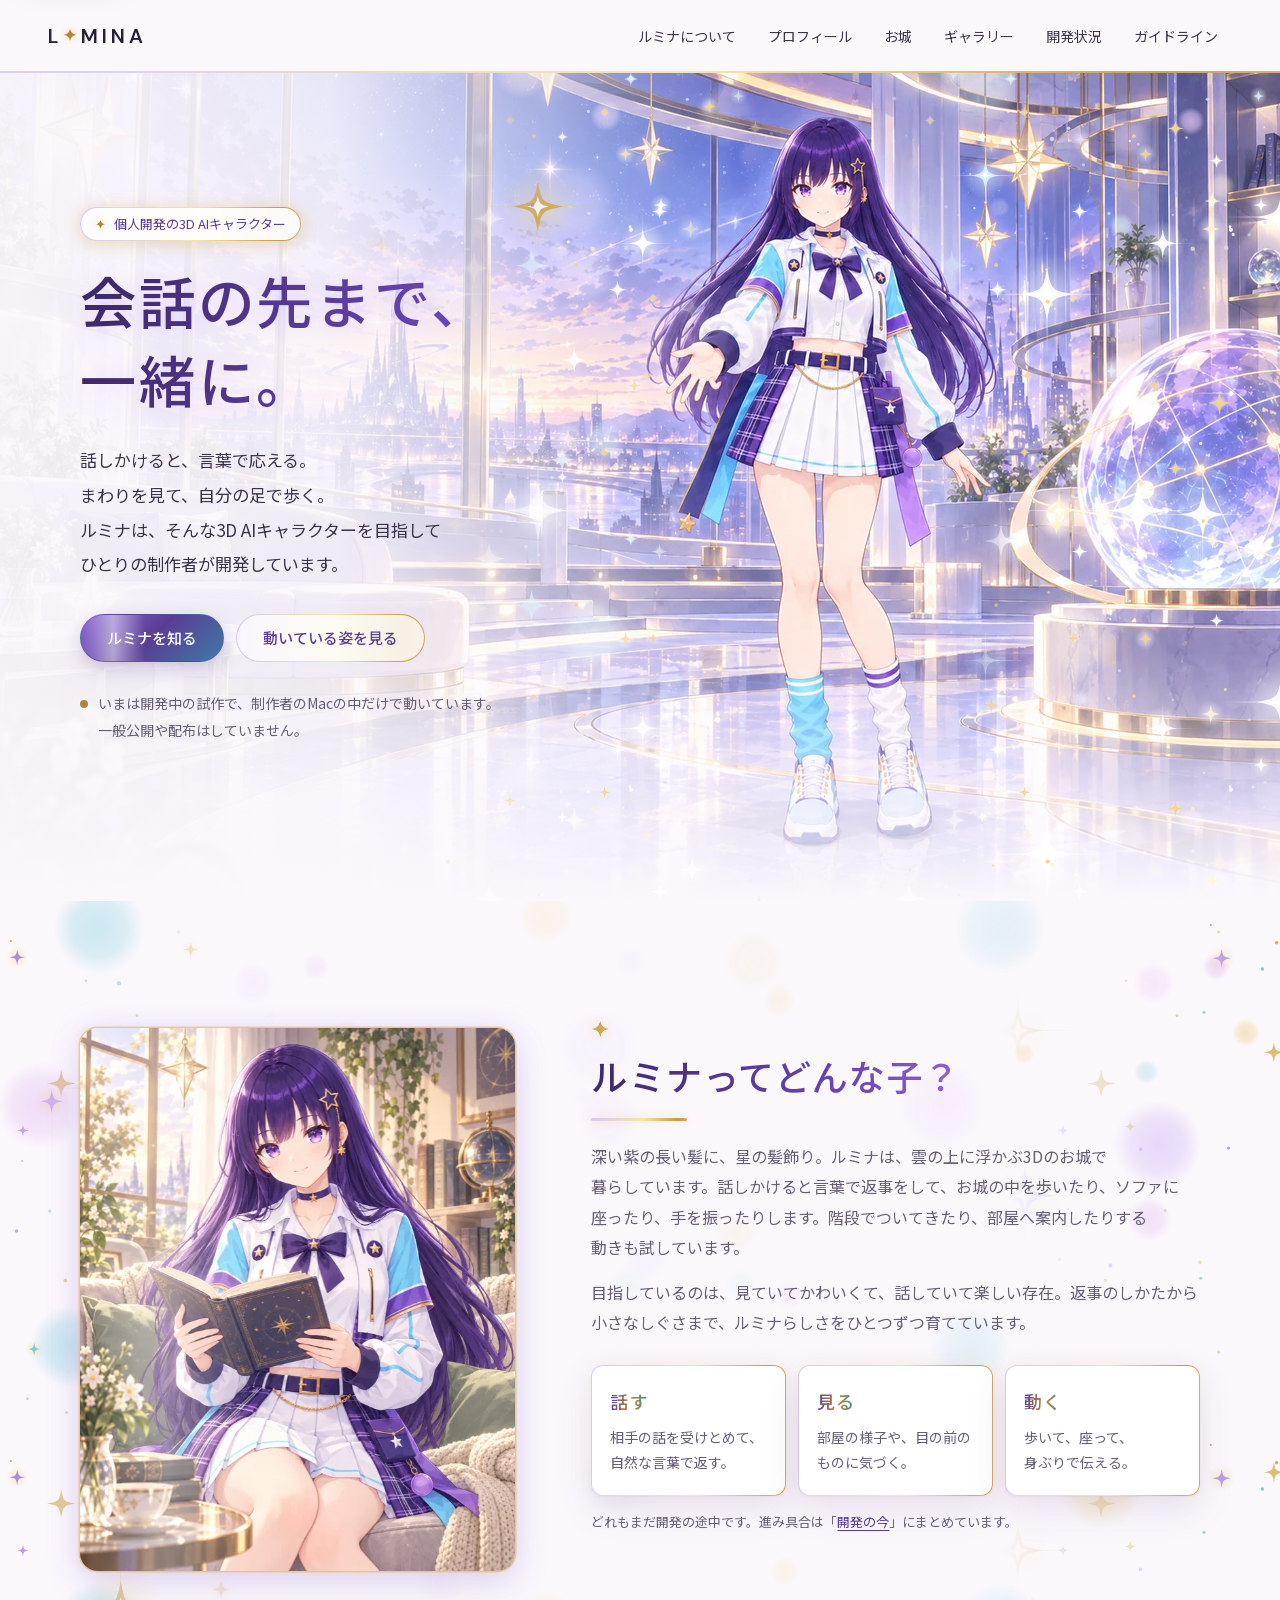
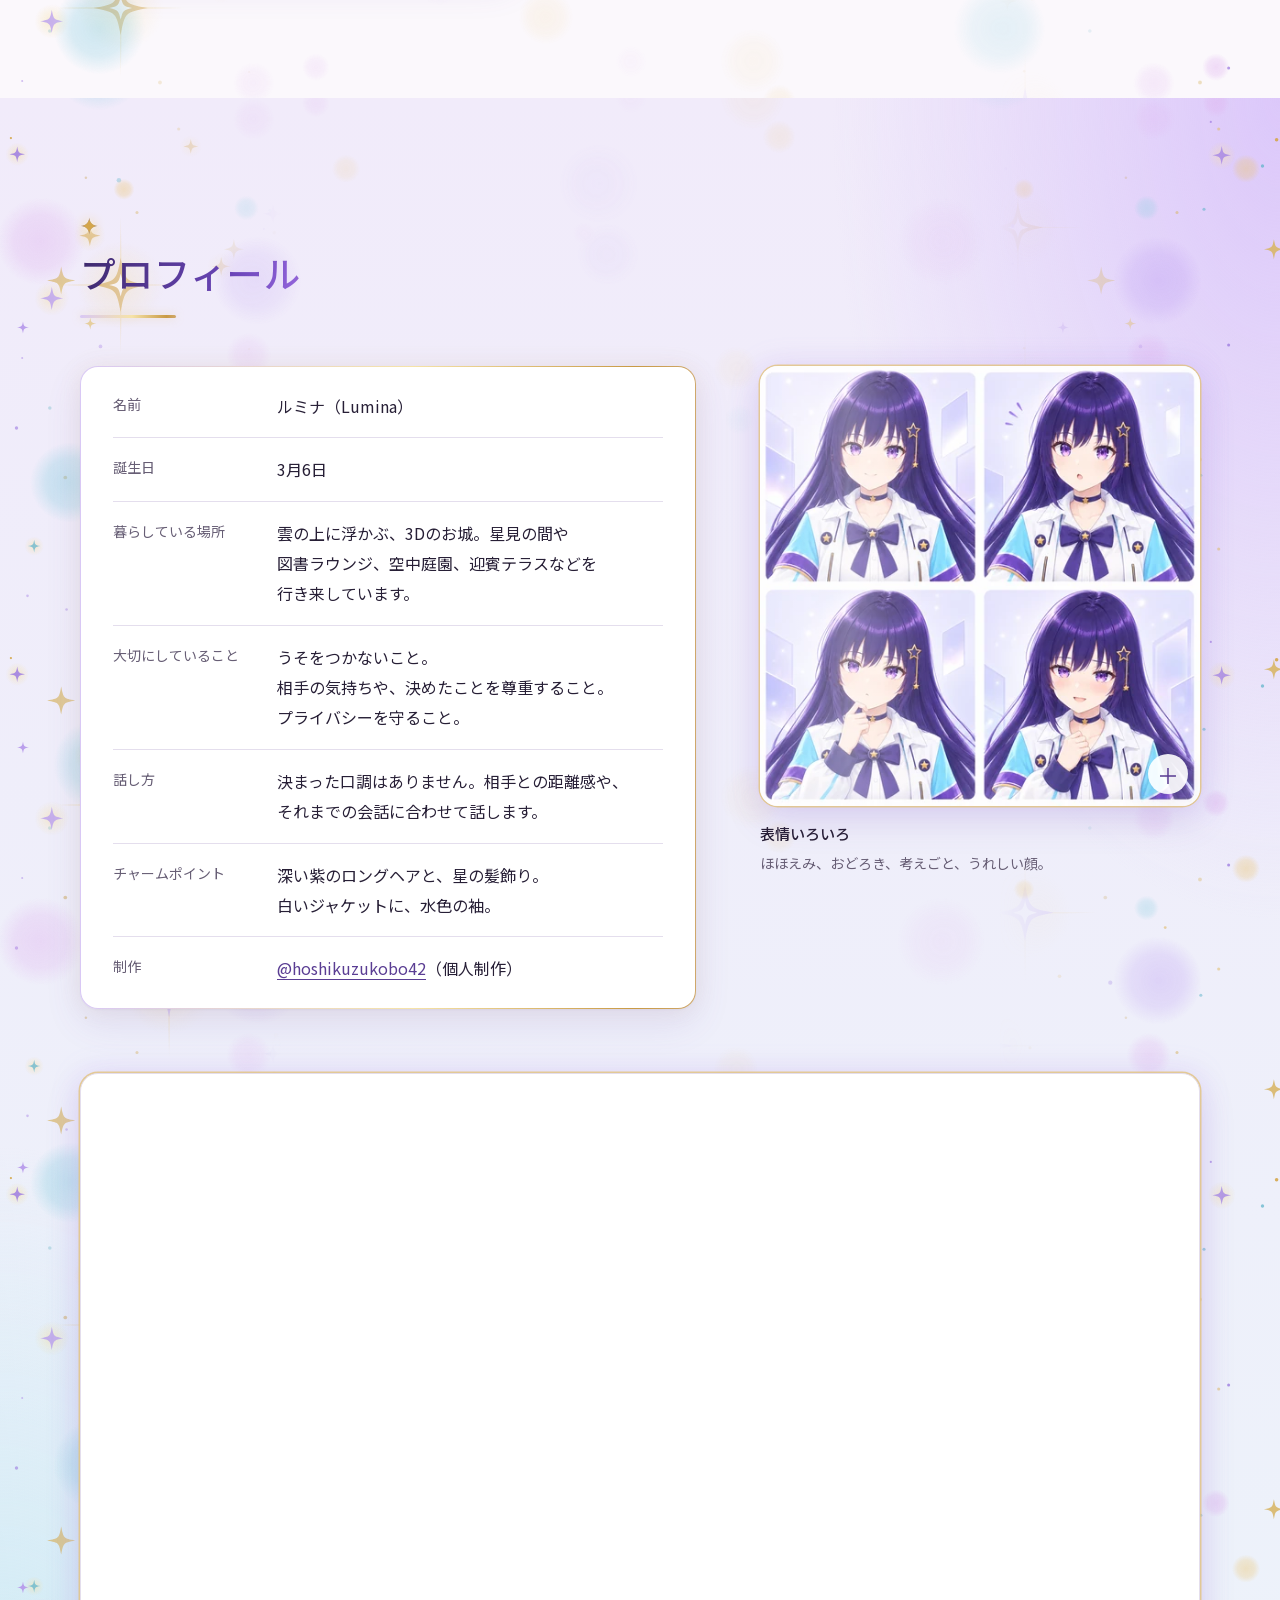
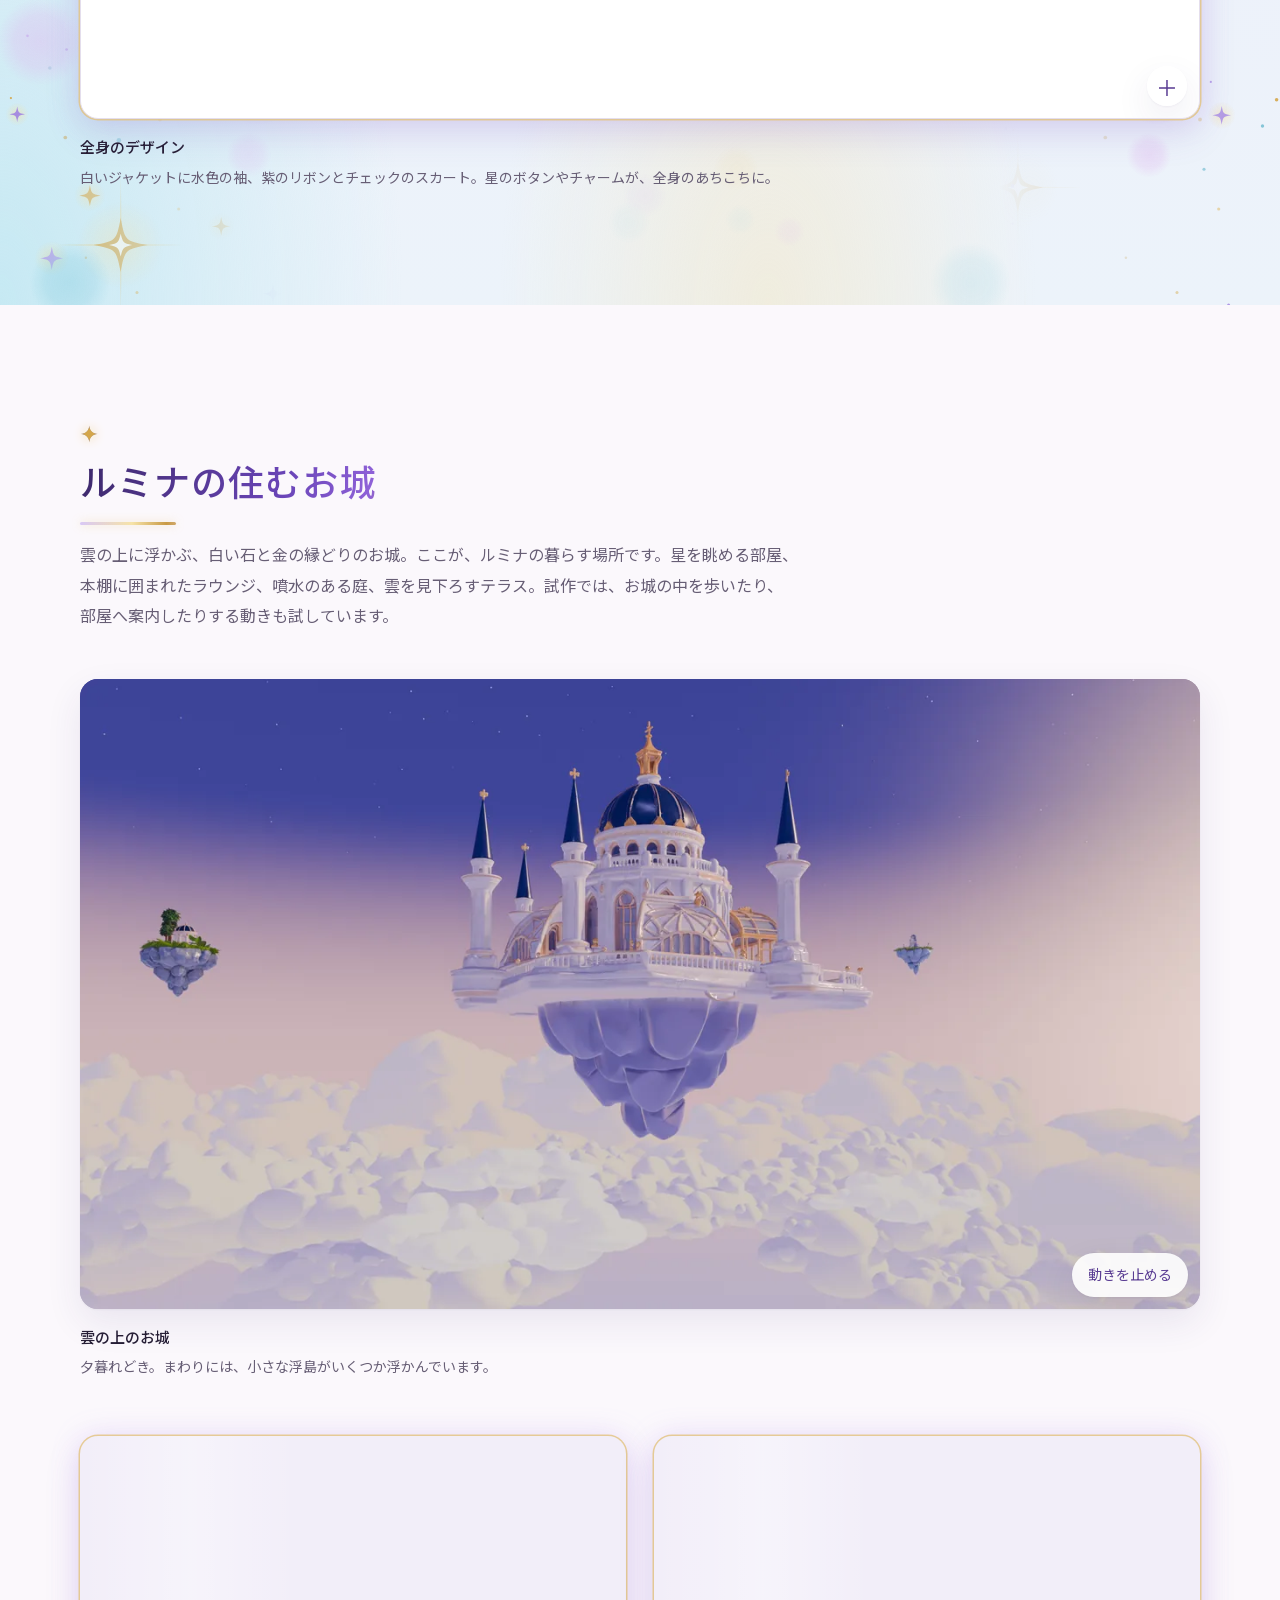
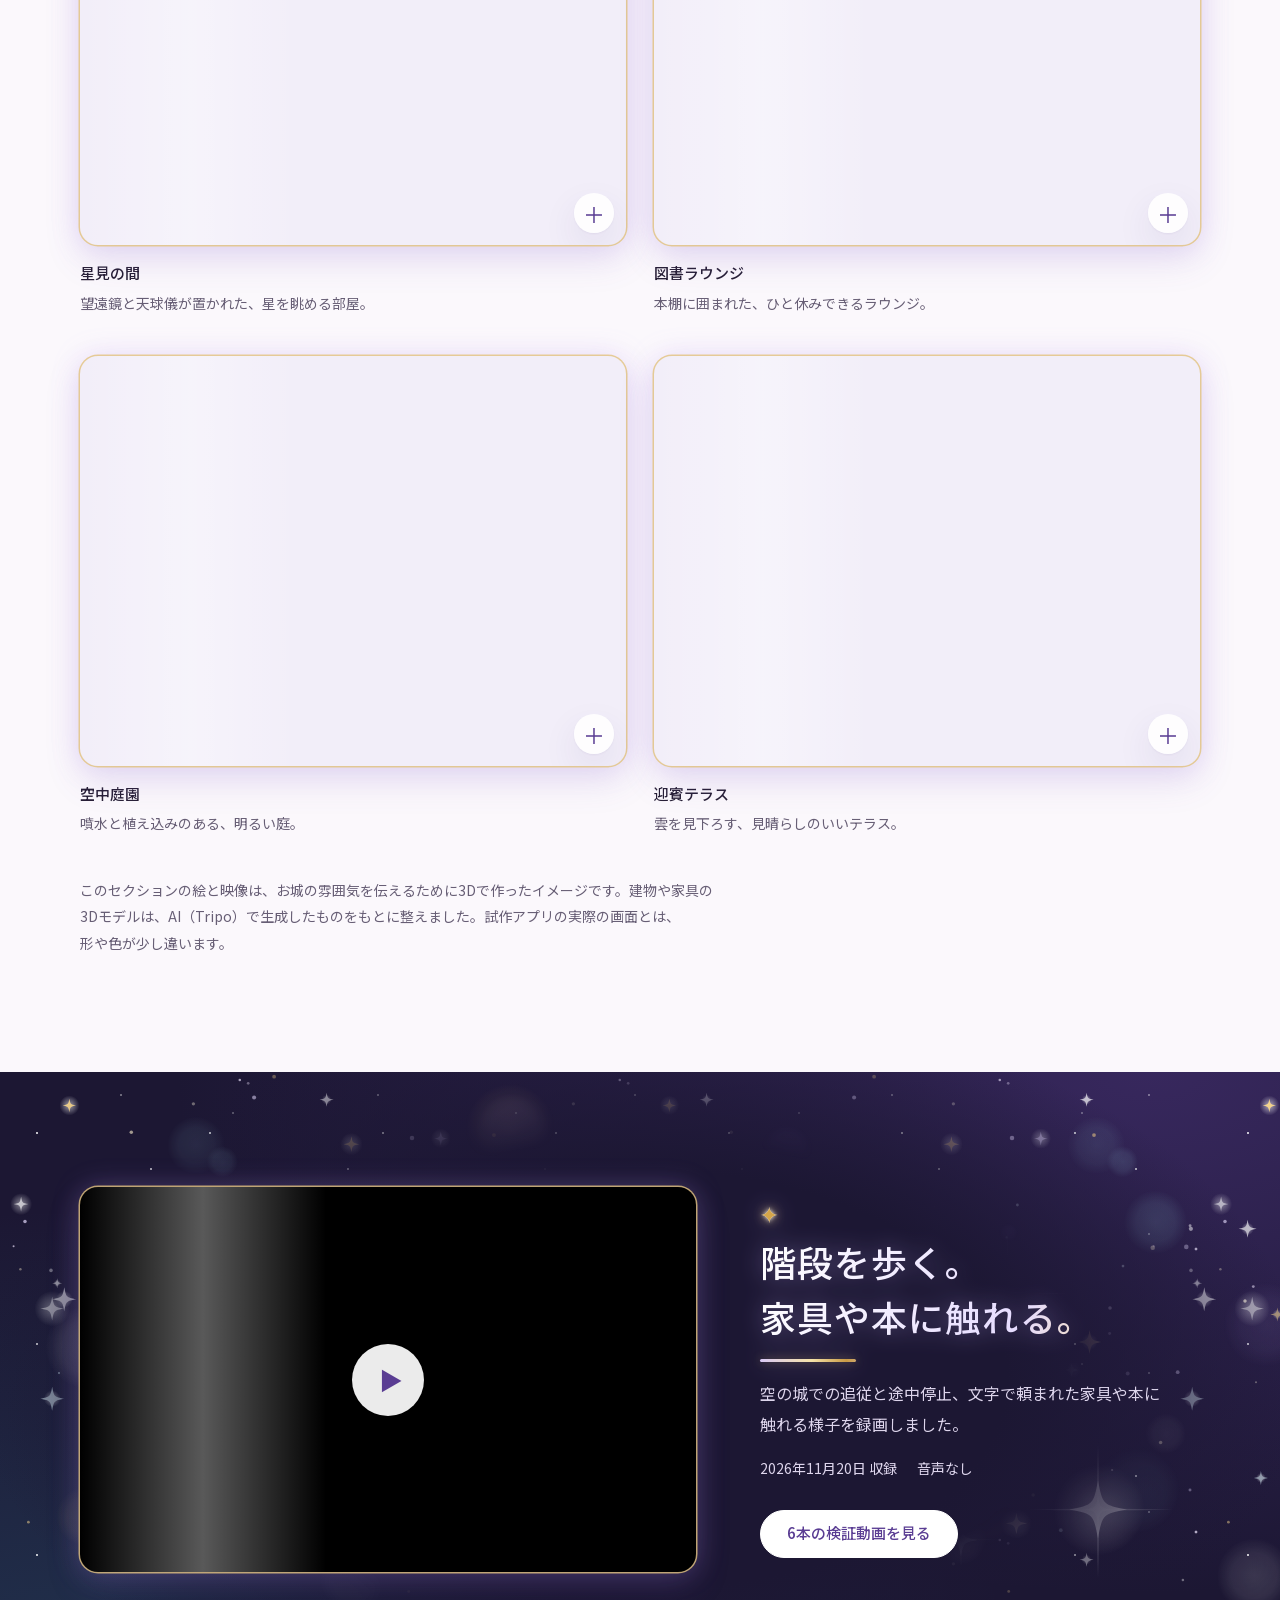
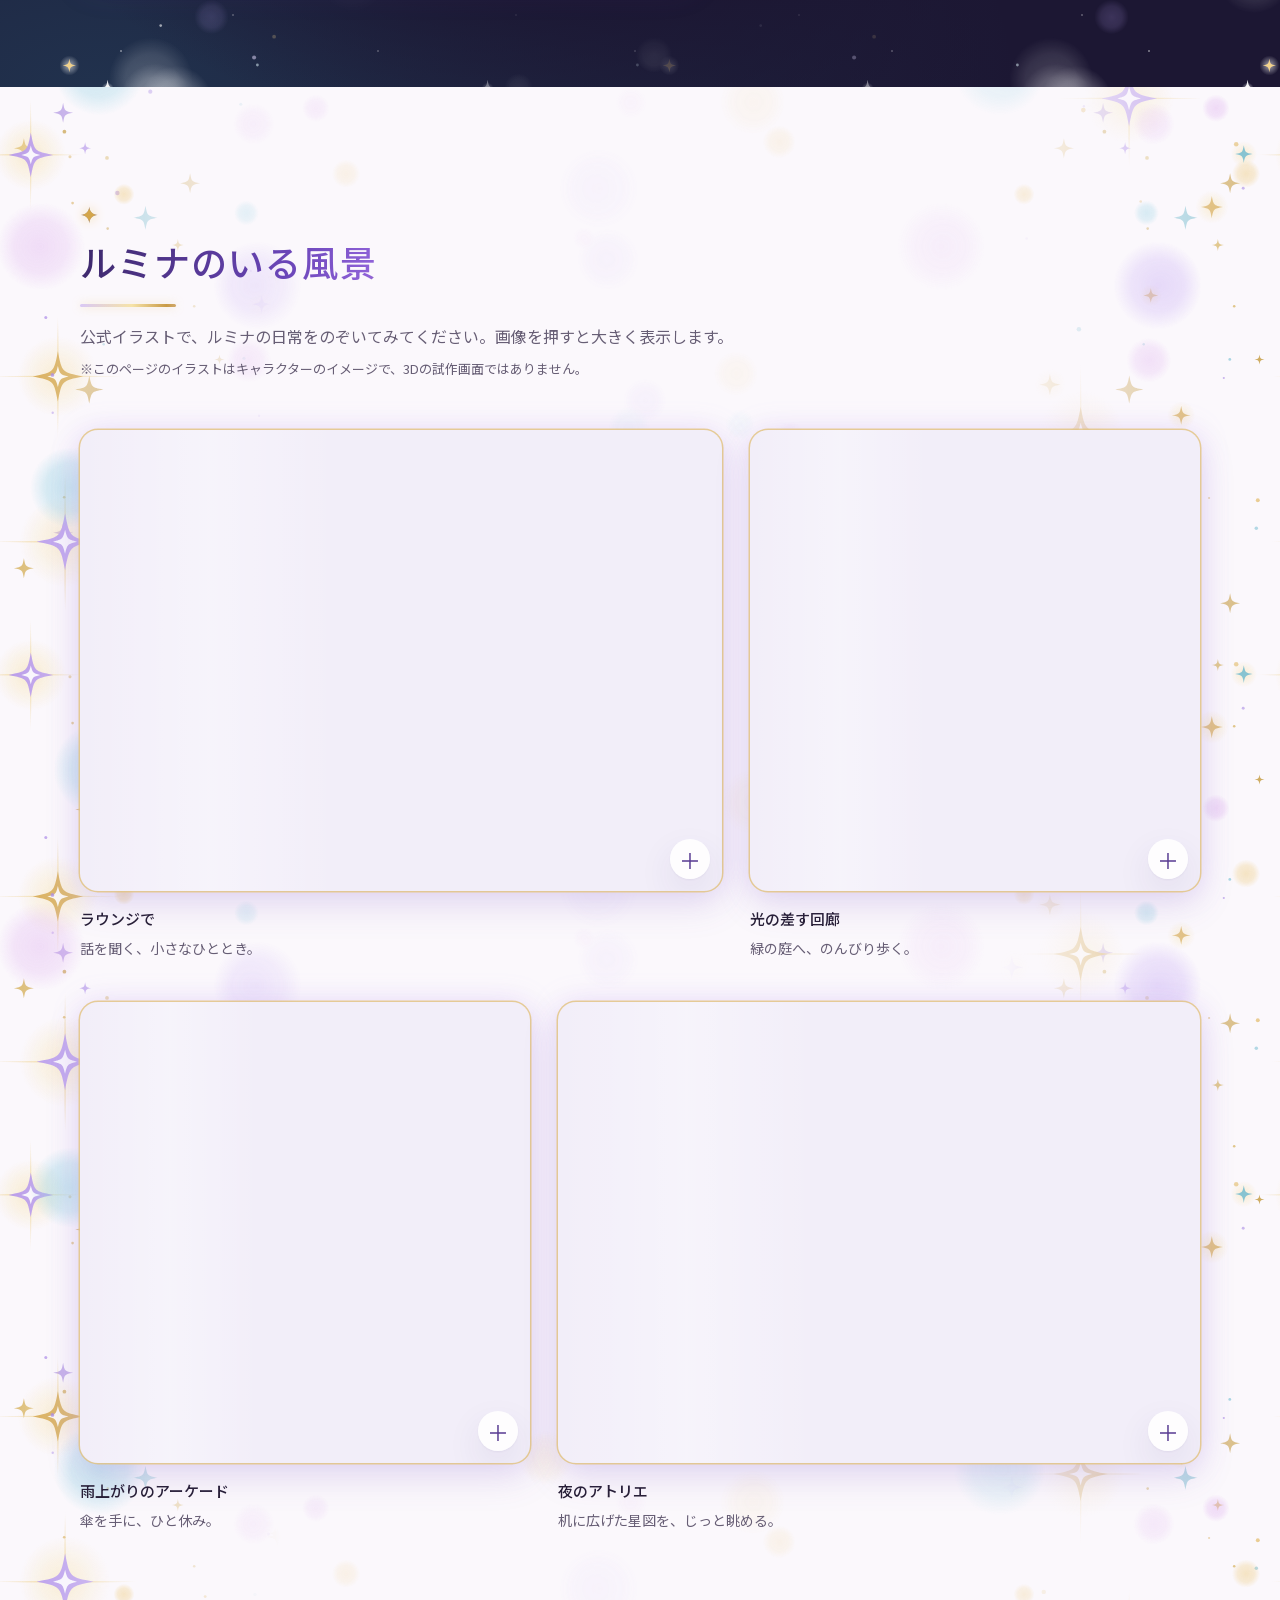
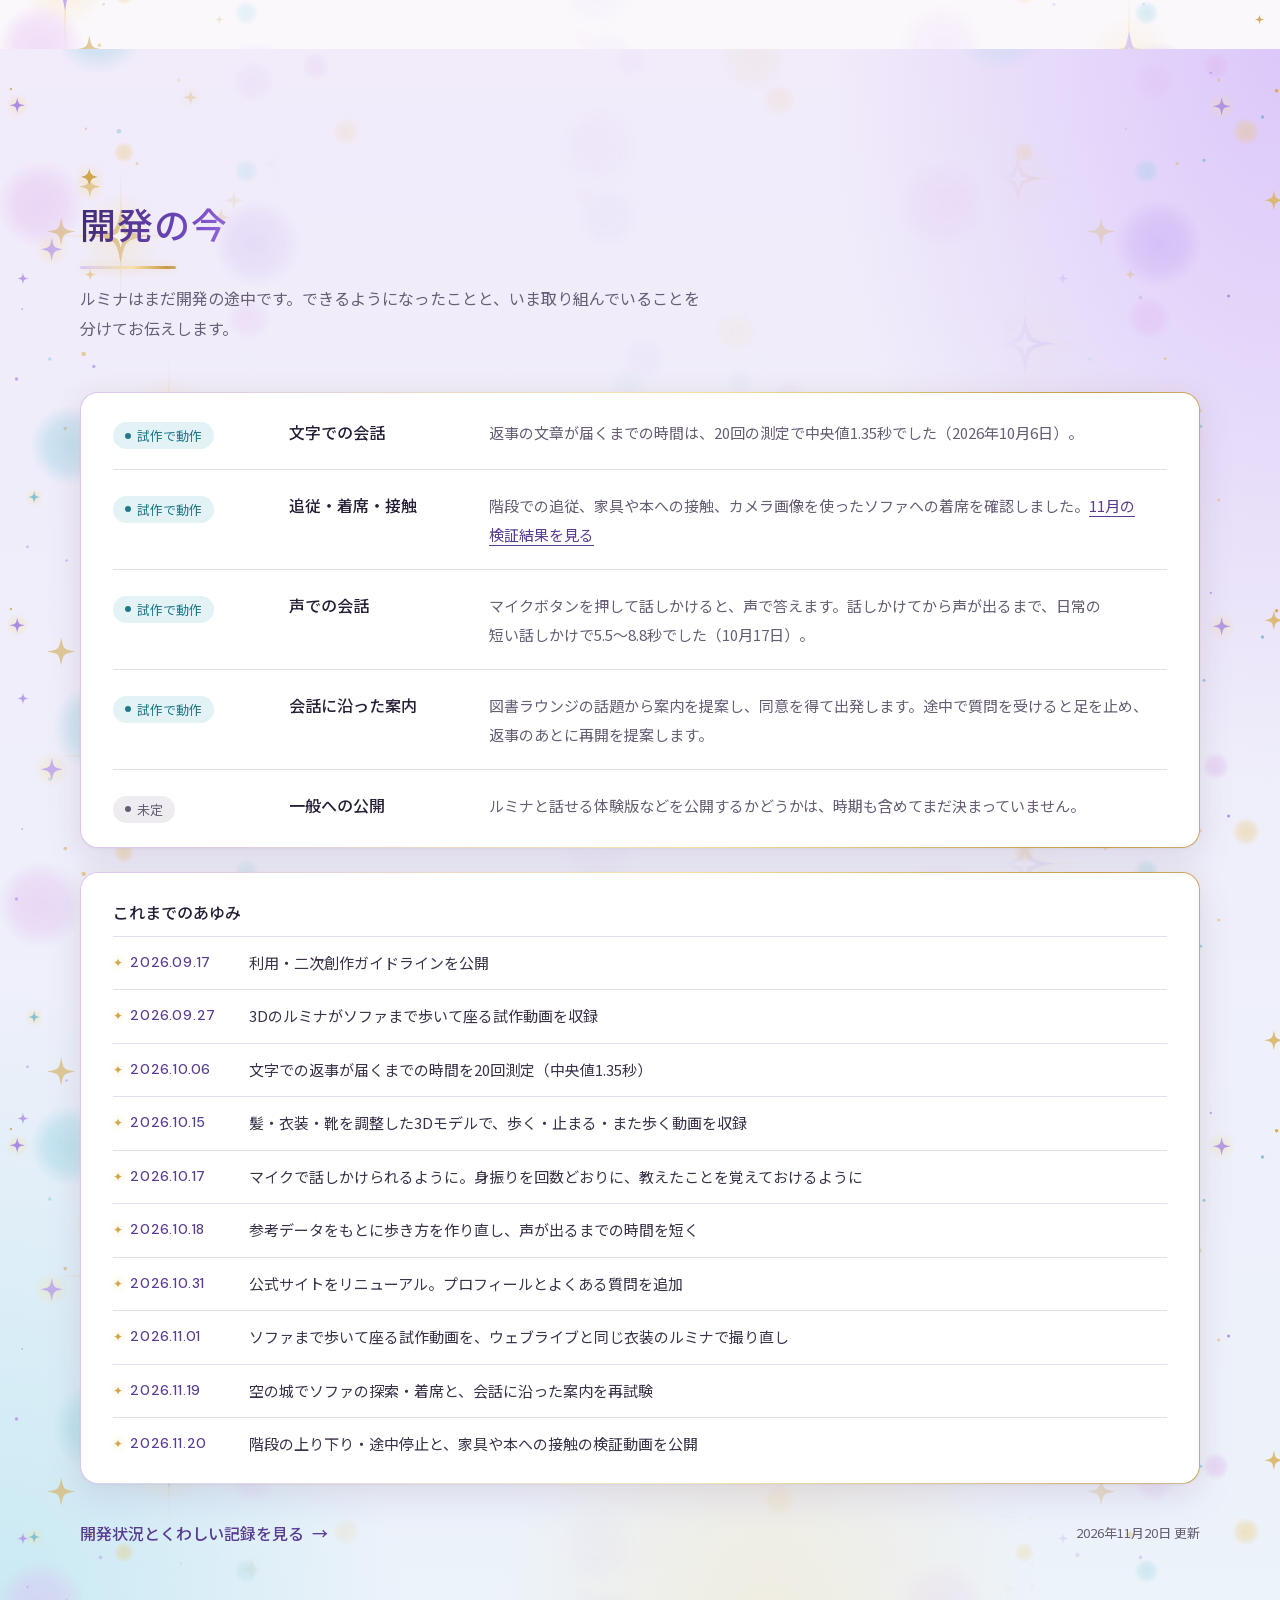
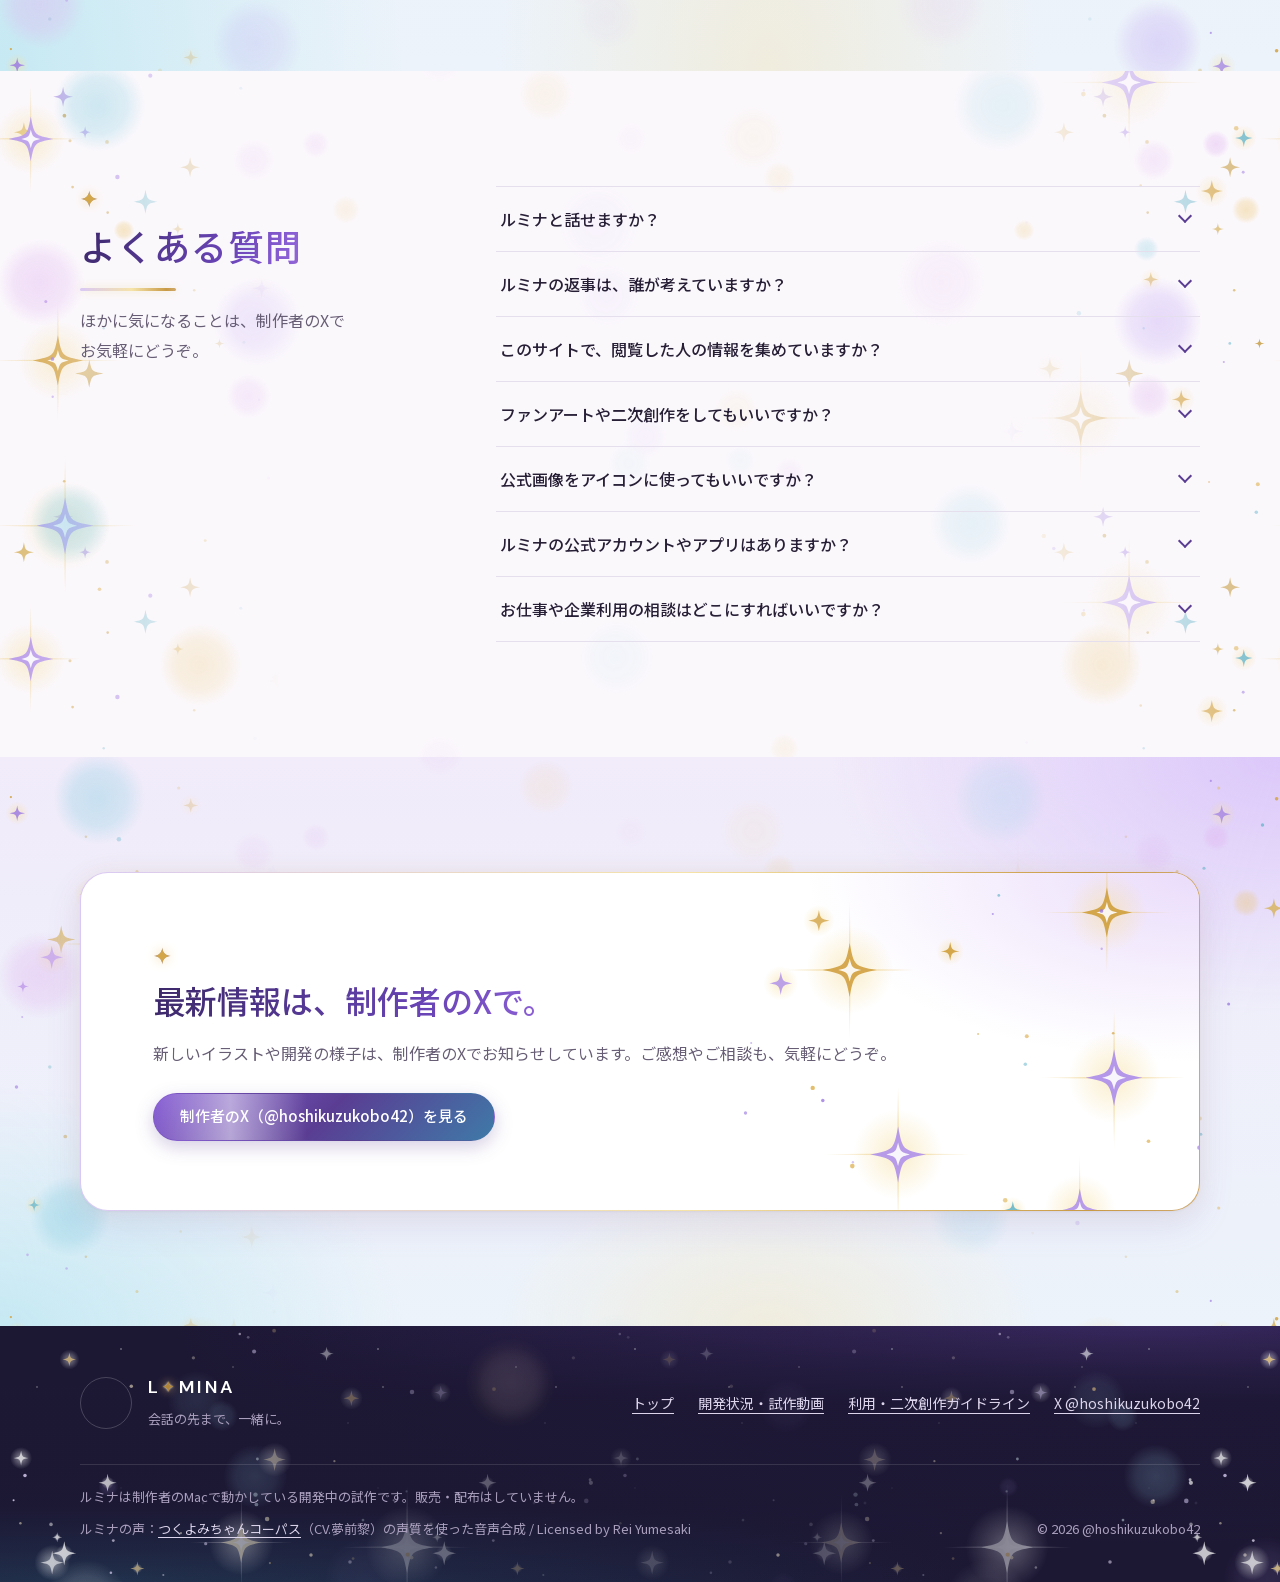
<file: index.html>
<!doctype html>
<html lang="ja">
<head>
  <meta charset="UTF-8">
  <meta http-equiv="Content-Security-Policy" content="default-src 'none'; script-src 'self'; style-src 'self'; img-src 'self'; font-src 'self'; media-src 'self'; connect-src 'none'; base-uri 'none'; form-action 'none'; object-src 'none'; upgrade-insecure-requests">
  <meta name="referrer" content="strict-origin-when-cross-origin">
  <meta name="viewport" content="width=device-width, initial-scale=1">
  <title>Lumina（ルミナ）公式サイト｜個人開発の3D AIキャラクター</title>
  <meta name="description" content="ルミナは、個人で開発している3D AIキャラクターです。話して、見て、自分で歩く。同じ部屋で過ごせる相棒を目指しています。プロフィール、公式イラスト、試作動画、開発状況、二次創作ガイドラインを掲載しています。">
  <meta name="google-site-verification" content="9dIVVuB6OeoLTcx0quEehQUdjyuX92ICu6KX9doKSK4">
  <meta name="theme-color" content="#f8f6fb">
  <link rel="canonical" href="https://hoshikuzukobo42-maker.github.io/lumina-hp/">
  <meta property="og:type" content="website">
  <meta property="og:site_name" content="Lumina（ルミナ）">
  <meta property="og:title" content="Lumina（ルミナ）公式サイト｜個人開発の3D AIキャラクター">
  <meta property="og:description" content="話して、見て、自分で歩く。同じ部屋で過ごせる相棒を目指して開発中の3D AIキャラクター、ルミナの公式サイトです。">
  <meta property="og:url" content="https://hoshikuzukobo42-maker.github.io/lumina-hp/">
  <meta property="og:image" content="https://hoshikuzukobo42-maker.github.io/lumina-hp/images/ogp/top.jpg">
  <meta property="og:image:width" content="1200">
  <meta property="og:image:height" content="630">
  <meta property="og:image:alt" content="夕暮れの天文ラウンジで手を差し出すルミナのイラストと、「会話の先まで、一緒に。」の文字">
  <meta property="og:locale" content="ja_JP">
  <meta name="twitter:card" content="summary_large_image">
  <meta name="twitter:site" content="@hoshikuzukobo42">
  <meta name="twitter:title" content="Lumina（ルミナ）公式サイト｜個人開発の3D AIキャラクター">
  <meta name="twitter:description" content="話して、見て、自分で歩く。同じ部屋で過ごせる相棒を目指して開発中の3D AIキャラクター、ルミナの公式サイトです。">
  <meta name="twitter:image" content="https://hoshikuzukobo42-maker.github.io/lumina-hp/images/ogp/top.jpg">
  <meta name="twitter:image:alt" content="夕暮れの天文ラウンジで手を差し出すルミナのイラストと、「会話の先まで、一緒に。」の文字">
  <link rel="icon" type="image/png" sizes="32x32" href="images/icons/favicon-32.png">
  <link rel="apple-touch-icon" sizes="180x180" href="images/icons/apple-touch-icon.png">
  <link rel="preload" as="image" href="images/opt/lumina-twilight-hero-1280.webp" imagesrcset="images/opt/lumina-twilight-hero-640.webp 640w,images/opt/lumina-twilight-hero-957.webp 957w,images/opt/lumina-twilight-hero-1280.webp 1280w,images/opt/lumina-twilight-hero-1536.webp 1536w" imagesizes="100vw" fetchpriority="high">
  <link rel="stylesheet" href="css/fonts.css">
  <link rel="stylesheet" href="css/site.css">
  <script src="js/site.js" defer></script>
</head>
<body>
  <a class="skip" href="#main">本文へ移動</a>
  <header class="masthead">
    <div class="masthead-inner">
      <a class="brand" href="index.html" aria-label="Lumina トップページ">L<span class="brand-star" aria-hidden="true">✦</span>MINA</a>
      <nav class="global-nav" aria-label="メインナビゲーション"><a href="#about">ルミナについて</a><a href="#profile">プロフィール</a><a href="#castle">お城</a><a href="#gallery">ギャラリー</a><a href="development.html">開発状況</a><a href="guidelines.html">ガイドライン</a></nav>
    </div>
  </header>
  <main id="main" tabindex="-1">
    <section class="hero" aria-labelledby="hero-title">
      <figure class="hero-bg"><img src="images/opt/lumina-twilight-hero-1280.webp" srcset="images/opt/lumina-twilight-hero-640.webp 640w,images/opt/lumina-twilight-hero-957.webp 957w,images/opt/lumina-twilight-hero-1280.webp 1280w,images/opt/lumina-twilight-hero-1536.webp 1536w" sizes="100vw" width="1536" height="1024" fetchpriority="high" alt="夕暮れの天文ラウンジで、こちらへ手を差し出すルミナ"></figure>
      <div class="wrap hero-inner">
        <div class="hero-copy">
          <p class="hero-eyebrow">個人開発の3D AIキャラクター</p>
          <h1 id="hero-title"><span>会話の先まで、</span><br><span>一緒に。</span></h1>
          <p class="lead">話しかけると、言葉で応える。<br>まわりを見て、自分の足で歩く。<br>ルミナは、そんな3D AIキャラクターを目指して<br class="pc">ひとりの制作者が開発しています。</p>
          <div class="hero-actions"><a class="btn primary" href="#about">ルミナを知る</a><a class="btn secondary" href="#film">動いている姿を見る</a></div>
          <p class="status-line"><span>いまは開発中の試作で、制作者のMacの中だけで動いています。<br class="pc">一般公開や配布はしていません。</span></p>
        </div>
      </div>
    </section>

    <section id="about" class="section" aria-labelledby="about-title">
      <div class="wrap about-inner">
        <figure class="art about-art"><img src="images/r3/quiet-portrait.webp" srcset="images/r3/quiet-portrait-small.webp 640w, images/r3/quiet-portrait.webp 1024w" sizes="(max-width:960px) 90vw,40vw" width="1024" height="1280" loading="lazy" decoding="async" alt="窓辺のソファで本を読みながら、こちらに微笑むルミナ"></figure>
        <div class="about-copy section-head" data-reveal>
          
          <h2 id="about-title">ルミナってどんな子？</h2>
          <p>深い紫の長い髪に、星の髪飾り。ルミナは、雲の上に浮かぶ3Dのお城で暮らしています。話しかけると言葉で返事をして、お城の中を歩いたり、ソファに座ったり、手を振ったりします。階段でついてきたり、部屋へ案内したりする動きも試しています。</p>
          <p>目指しているのは、見ていてかわいくて、話していて楽しい存在。返事のしかたから小さなしぐさまで、ルミナらしさをひとつずつ育てています。</p>
          <ul class="pillars" aria-label="ルミナが目指していること">
            <li><strong>話す</strong><span>相手の話を受けとめて、自然な言葉で返す。</span></li>
            <li><strong>見る</strong><span>部屋の様子や、目の前のものに気づく。</span></li>
            <li><strong>動く</strong><span>歩いて、座って、身ぶりで伝える。</span></li>
          </ul>
          <p class="small-note">どれもまだ開発の途中です。進み具合は「<a href="#progress">開発の今</a>」にまとめています。</p>
        </div>
      </div>
    </section>

    <section id="profile" class="section alt" aria-labelledby="profile-title">
      <div class="wrap">
        <header class="section-head"><h2 id="profile-title">プロフィール</h2></header>
        <div class="profile-grid">
          <dl class="profile-table">
            <div><dt>名前</dt><dd>ルミナ（Lumina）</dd></div>
            <div><dt>誕生日</dt><dd>3月6日</dd></div>
            <div><dt>暮らしている場所</dt><dd>雲の上に浮かぶ、3Dのお城。星見の間や図書ラウンジ、空中庭園、迎賓テラスなどを行き来しています。</dd></div>
            <div><dt>大切にしていること</dt><dd>うそをつかないこと。<br>相手の気持ちや、決めたことを尊重すること。<br>プライバシーを守ること。</dd></div>
            <div><dt>話し方</dt><dd>決まった口調はありません。相手との距離感や、それまでの会話に合わせて話します。</dd></div>
            <div><dt>チャームポイント</dt><dd>深い紫のロングヘアと、星の髪飾り。<br>白いジャケットに、水色の袖。</dd></div>
            <div><dt>制作</dt><dd><a href="https://x.com/hoshikuzukobo42" rel="external noopener">@hoshikuzukobo42</a>（個人制作）</dd></div>
          </dl>
          <figure data-reveal><a class="art expression-art" href="images/opt/expression-sheet-1254.webp" data-art-open aria-label="表情のイラストを拡大"><img src="images/opt/expression-sheet-640.webp" srcset="images/opt/expression-sheet-480.webp 480w,images/opt/expression-sheet-640.webp 640w,images/opt/expression-sheet-960.webp 960w" sizes="(max-width:960px) 90vw,36vw" width="960" height="960" loading="lazy" decoding="async" alt="ルミナの4つの表情。ほほえみ、おどろき、考えごと、うれしい顔"><span class="expand" aria-hidden="true">＋</span></a><figcaption class="caption"><span class="caption-title">表情いろいろ</span><span class="caption-text">ほほえみ、おどろき、考えごと、うれしい顔。</span></figcaption></figure>
        </div>
        <figure class="design-figure" data-reveal><a class="art design-art" href="images/opt/pose-sheet-1651.webp" data-art-open aria-label="全身デザインのイラストを拡大"><img src="images/opt/pose-sheet-960.webp" srcset="images/opt/pose-sheet-640.webp 640w,images/opt/pose-sheet-960.webp 960w,images/opt/pose-sheet-1278.webp 1278w,images/opt/pose-sheet-1651.webp 1651w" sizes="(max-width:1160px) 100vw,1120px" width="960" height="554" loading="lazy" decoding="async" alt="ルミナの全身デザイン。正面、ななめ、後ろ姿の3ポーズ"><span class="expand" aria-hidden="true">＋</span></a><figcaption class="caption"><span class="caption-title">全身のデザイン</span><span class="caption-text">白いジャケットに水色の袖、紫のリボンとチェックのスカート。星のボタンやチャームが、全身のあちこちに。</span></figcaption></figure>
      </div>
    </section>

    <section id="castle" class="section castle" aria-labelledby="castle-title">
      <div class="wrap">
        <header class="section-head"><h2 id="castle-title">ルミナの住むお城</h2><p>雲の上に浮かぶ、白い石と金の縁どりのお城。ここが、ルミナの暮らす場所です。星を眺める部屋、本棚に囲まれたラウンジ、噴水のある庭、雲を見下ろすテラス。試作では、お城の中を歩いたり、部屋へ案内したりする動きも試しています。</p></header>
        <figure class="castle-film" data-reveal>
          <div class="castle-frame"><video class="castle-video" src="images/world/castle-loop-1280.mp4" poster="images/world/castle-1280.webp" width="1280" height="720" muted loop playsinline preload="none" aria-label="夕暮れの雲の上に浮かぶお城。雲がゆっくり流れ、まわりに小さな浮島が浮かんでいる"></video><button type="button" class="castle-toggle" hidden>動きを止める</button></div>
          <figcaption class="caption"><span class="caption-title">雲の上のお城</span><span class="caption-text">夕暮れどき。まわりには、小さな浮島がいくつか浮かんでいます。</span></figcaption>
        </figure>
        <div class="castle-rooms">
          <figure data-reveal><a class="art" href="images/world/room-stars-1600.webp" data-art-open aria-label="星見の間の絵を拡大"><img src="images/world/room-stars-800.webp" srcset="images/world/room-stars-480.webp 480w,images/world/room-stars-800.webp 800w,images/world/room-stars-1200.webp 1200w" sizes="(max-width:760px) 100vw,(max-width:1160px) 48vw,544px" width="800" height="600" loading="lazy" decoding="async" alt="星見の間。夜空の見える窓辺に、望遠鏡と天球儀、青い椅子が置かれている"><span class="expand" aria-hidden="true">＋</span></a><figcaption class="caption"><span class="caption-title">星見の間</span><span class="caption-text">望遠鏡と天球儀が置かれた、星を眺める部屋。</span></figcaption></figure>
          <figure data-reveal><a class="art" href="images/world/room-library-1600.webp" data-art-open aria-label="図書ラウンジの絵を拡大"><img src="images/world/room-library-800.webp" srcset="images/world/room-library-480.webp 480w,images/world/room-library-800.webp 800w,images/world/room-library-1200.webp 1200w" sizes="(max-width:760px) 100vw,(max-width:1160px) 48vw,544px" width="800" height="600" loading="lazy" decoding="async" alt="図書ラウンジ。白い本棚と青いソファ、読書灯のある小さなテーブル"><span class="expand" aria-hidden="true">＋</span></a><figcaption class="caption"><span class="caption-title">図書ラウンジ</span><span class="caption-text">本棚に囲まれた、ひと休みできるラウンジ。</span></figcaption></figure>
          <figure data-reveal><a class="art" href="images/world/room-garden-1600.webp" data-art-open aria-label="空中庭園の絵を拡大"><img src="images/world/room-garden-800.webp" srcset="images/world/room-garden-480.webp 480w,images/world/room-garden-800.webp 800w,images/world/room-garden-1200.webp 1200w" sizes="(max-width:760px) 100vw,(max-width:1160px) 48vw,544px" width="800" height="600" loading="lazy" decoding="async" alt="空中庭園。白い噴水のまわりに、丸い植木とラベンダーの鉢が並ぶ"><span class="expand" aria-hidden="true">＋</span></a><figcaption class="caption"><span class="caption-title">空中庭園</span><span class="caption-text">噴水と植え込みのある、明るい庭。</span></figcaption></figure>
          <figure data-reveal><a class="art" href="images/world/room-terrace-1600.webp" data-art-open aria-label="迎賓テラスの絵を拡大"><img src="images/world/room-terrace-800.webp" srcset="images/world/room-terrace-480.webp 480w,images/world/room-terrace-800.webp 800w,images/world/room-terrace-1200.webp 1200w" sizes="(max-width:760px) 100vw,(max-width:1160px) 48vw,544px" width="800" height="600" loading="lazy" decoding="async" alt="迎賓テラス。白い手すりの内側に、お茶のテーブルと青いソファ、花の鉢が置かれている"><span class="expand" aria-hidden="true">＋</span></a><figcaption class="caption"><span class="caption-title">迎賓テラス</span><span class="caption-text">雲を見下ろす、見晴らしのいいテラス。</span></figcaption></figure>
        </div>
        <p class="castle-note">このセクションの絵と映像は、お城の雰囲気を伝えるために3Dで作ったイメージです。建物や家具の3Dモデルは、AI（Tripo）で生成したものをもとに整えました。試作アプリの実際の画面とは、形や色が少し違います。</p>
      </div>
    </section>

    <section id="film" class="section film" aria-labelledby="film-title">
      <div class="wrap film-inner">
        <a class="film-frame" href="development.html#stair-follow-video" aria-label="階段を上るルミナの検証動画を見る"><img src="lumina-stair-follow-20261120-poster.webp" width="960" height="540" loading="lazy" decoding="async" alt="空の城の階段を上るルミナ"><span class="film-play" aria-hidden="true">▶</span></a>
        <div class="film-copy">
          <h2 id="film-title">階段を歩く。<br>家具や本に触れる。</h2>
          <p>空の城での追従と途中停止、文字で頼まれた家具や本に触れる様子を録画しました。</p>
          <p class="film-meta"><span>2026年11月20日 収録</span><span>音声なし</span></p>
          <a class="btn" href="development.html#motion-verification">6本の検証動画を見る</a>
        </div>
      </div>
    </section>

    <section id="gallery" class="section" aria-labelledby="gallery-title">
      <div class="wrap">
        <header class="section-head"><h2 id="gallery-title">ルミナのいる風景</h2><p>公式イラストで、ルミナの日常をのぞいてみてください。画像を押すと大きく表示します。<br><span class="small-note">※このページのイラストはキャラクターのイメージで、3Dの試作画面ではありません。</span></p></header>
        <div class="gallery-grid">
          <figure class="wide" data-reveal><a class="art" href="images/r3/conversation-lounge.webp" data-art-open aria-label="ラウンジの場面のイラストを拡大"><img src="images/r3/conversation-lounge.webp" srcset="images/r3/conversation-lounge-small.webp 640w,images/r3/conversation-lounge.webp 1280w" sizes="(max-width:760px) 100vw,660px" width="1280" height="720" loading="lazy" decoding="async" alt="ラウンジのソファで話を聞くルミナ"><span class="expand" aria-hidden="true">＋</span></a><figcaption class="caption"><span class="caption-title">ラウンジで</span><span class="caption-text">話を聞く、小さなひととき。</span></figcaption></figure>
          <figure class="tall g-garden" data-reveal><a class="art" href="images/r3/walk-garden.webp" data-art-open aria-label="回廊の場面のイラストを拡大"><img src="images/r3/walk-garden.webp" srcset="images/r3/walk-garden-small.webp 640w,images/r3/walk-garden.webp 960w" sizes="(max-width:760px) 100vw,470px" width="960" height="1199" loading="lazy" decoding="async" alt="緑の庭へ続く回廊を歩くルミナ"><span class="expand" aria-hidden="true">＋</span></a><figcaption class="caption"><span class="caption-title">光の差す回廊</span><span class="caption-text">緑の庭へ、のんびり歩く。</span></figcaption></figure>
          <figure class="tall" data-reveal><a class="art" href="images/r3/walk-arcade.webp" data-art-open aria-label="アーケードの場面のイラストを拡大"><img src="images/r3/walk-arcade.webp" srcset="images/r3/walk-arcade-small.webp 640w,images/r3/walk-arcade.webp 960w" sizes="(max-width:760px) 100vw,470px" width="960" height="1280" loading="lazy" decoding="async" alt="雨上がりのアーケードで傘を持って立つルミナ"><span class="expand" aria-hidden="true">＋</span></a><figcaption class="caption"><span class="caption-title">雨上がりのアーケード</span><span class="caption-text">傘を手に、ひと休み。</span></figcaption></figure>
          <figure class="wide g-atelier" data-reveal><a class="art" href="images/r3/gallery-atelier.webp" data-art-open aria-label="アトリエの場面のイラストを拡大"><img src="images/r3/gallery-atelier.webp" srcset="images/r3/gallery-atelier-small.webp 640w,images/r3/gallery-atelier.webp 1280w" sizes="(max-width:760px) 100vw,660px" width="1280" height="800" loading="lazy" decoding="async" alt="夜のアトリエで机上の星図を眺めるルミナ"><span class="expand" aria-hidden="true">＋</span></a><figcaption class="caption"><span class="caption-title">夜のアトリエ</span><span class="caption-text">机に広げた星図を、じっと眺める。</span></figcaption></figure>
        </div>
      </div>
    </section>

    <section id="progress" class="section alt" aria-labelledby="progress-title">
      <div class="wrap">
        <header class="section-head"><h2 id="progress-title">開発の今</h2><p>ルミナはまだ開発の途中です。できるようになったことと、いま取り組んでいることを分けてお伝えします。</p></header>
        <ul class="progress-list">
          <li><span class="tag done">試作で動作</span><h3>文字での会話</h3><p>返事の文章が届くまでの時間は、20回の測定で中央値1.35秒でした（2026年10月6日）。</p></li>
          <li><span class="tag done">試作で動作</span><h3>追従・着席・接触</h3><p>階段での追従、家具や本への接触、カメラ画像を使ったソファへの着席を確認しました。<a href="development.html#latest-verification">11月の検証結果を見る</a></p></li>
          <li><span class="tag done">試作で動作</span><h3>声での会話</h3><p>マイクボタンを押して話しかけると、声で答えます。話しかけてから声が出るまで、日常の短い話しかけで5.5〜8.8秒でした（10月17日）。</p></li>
          <li><span class="tag done">試作で動作</span><h3>会話に沿った案内</h3><p>図書ラウンジの話題から案内を提案し、同意を得て出発します。途中で質問を受けると足を止め、返事のあとに再開を提案します。</p></li>
          <li><span class="tag plan">未定</span><h3>一般への公開</h3><p>ルミナと話せる体験版などを公開するかどうかは、時期も含めてまだ決まっていません。</p></li>
        </ul>
        <div class="timeline-block">
          <h3 class="timeline-title">これまでのあゆみ</h3>
          <ol class="timeline">
            <li><time datetime="2026-09-17">2026.09.17</time><span>利用・二次創作ガイドラインを公開</span></li>
            <li><time datetime="2026-09-27">2026.09.27</time><span>3Dのルミナがソファまで歩いて座る試作動画を収録</span></li>
            <li><time datetime="2026-10-06">2026.10.06</time><span>文字での返事が届くまでの時間を20回測定（中央値1.35秒）</span></li>
            <li><time datetime="2026-10-15">2026.10.15</time><span>髪・衣装・靴を調整した3Dモデルで、歩く・止まる・また歩く動画を収録</span></li>
            <li><time datetime="2026-10-17">2026.10.17</time><span>マイクで話しかけられるように。身振りを回数どおりに、教えたことを覚えておけるように</span></li>
            <li><time datetime="2026-10-18">2026.10.18</time><span>参考データをもとに歩き方を作り直し、声が出るまでの時間を短く</span></li>
            <li><time datetime="2026-10-31">2026.10.31</time><span>公式サイトをリニューアル。プロフィールとよくある質問を追加</span></li>
            <li><time datetime="2026-11-01">2026.11.01</time><span>ソファまで歩いて座る試作動画を、ウェブライブと同じ衣装のルミナで撮り直し</span></li>
            <li><time datetime="2026-11-19">2026.11.19</time><span>空の城でソファの探索・着席と、会話に沿った案内を再試験</span></li>
            <li><time datetime="2026-11-20">2026.11.20</time><span>階段の上り下り・途中停止と、家具や本への接触の検証動画を公開</span></li>
          </ol>
        </div>
        <div class="progress-foot"><a class="text-link" href="development.html">開発状況とくわしい記録を見る <span aria-hidden="true">→</span></a><span class="updated">2026年11月20日 更新</span></div>
      </div>
    </section>

    <section id="faq" class="section" aria-labelledby="faq-title">
      <div class="wrap faq-layout">
        <header class="section-head"><h2 id="faq-title">よくある質問</h2><p>ほかに気になることは、制作者のXでお気軽にどうぞ。</p></header>
        <div class="faq-list">
          <details><summary>ルミナと話せますか？</summary><p>いまは話せません。ルミナは制作者のMacで動かしている試作段階で、一般向けの公開や配布はしていません。公開が決まったときは、このサイトと制作者のXでお知らせします。</p></details>
          <details><summary>ルミナの返事は、誰が考えていますか？</summary><p>制作者のMacの中で動くAIが、その場で返事を考えています。声で話すときの声も、音声合成で作っています（声のもと：<a href="https://tyc.rei-yumesaki.net/material/corpus/" rel="external noopener">つくよみちゃんコーパス</a>／CV.夢前黎）。人が代わりに書いたり話したりしているわけではありません。キャラクターの設定やデザイン、3Dの部屋や動きは、制作者が作っています。</p></details>
          <details><summary>このサイトで、閲覧した人の情報を集めていますか？</summary><p>このサイト自体は、アクセス解析のツールやCookieを使っていません。お問い合わせのフォームもありません。なお、サイトを置いているGitHub Pagesの仕組みについては、GitHubのプライバシーに関する説明をご覧ください。</p></details>
          <details><summary>ファンアートや二次創作をしてもいいですか？</summary><p>はい、歓迎しています。条件を守った非商用の利用と、個人・同人サークルによる二次創作は、事前の連絡なしで行えます。同人誌・グッズの販売や、動画・配信の広告収益化もできます。くわしくは<a href="guidelines.html">利用・二次創作ガイドライン</a>をご覧ください。</p></details>
          <details><summary>公式画像をアイコンに使ってもいいですか？</summary><p>個人で使うアイコンなど、非商用の利用はできます。ただし、公式アカウントと間違われる使い方や、公式画像をそのまま販売することはご遠慮ください。</p></details>
          <details><summary>ルミナの公式アカウントやアプリはありますか？</summary><p>ルミナの公式情報は、このサイトと制作者のX（<a href="https://x.com/hoshikuzukobo42" rel="external noopener">@hoshikuzukobo42</a>）でお知らせしています。ルミナ名義のアプリの配布やグッズの販売は、いまは行っていません。それらをうたうものを見かけた場合は、公式のものではありません。</p></details>
          <details><summary>お仕事や企業利用の相談はどこにすればいいですか？</summary><p>制作者のX（<a href="https://x.com/hoshikuzukobo42" rel="external noopener">@hoshikuzukobo42</a>）で受け付けています。個人情報は、誰でも見られる返信欄には書かないでください。</p></details>
          </div>
      </div>
    </section>

    <section id="contact" class="section alt" aria-labelledby="contact-title">
      <div class="wrap">
        <div class="contact-card">
          <div><h2 id="contact-title">最新情報は、制作者のXで。</h2><p>新しいイラストや開発の様子は、制作者のXでお知らせしています。ご感想やご相談も、気軽にどうぞ。</p><a class="btn primary" href="https://x.com/hoshikuzukobo42" rel="external noopener">制作者のX（@hoshikuzukobo42）を見る</a></div>
          <img src="images/r3/chibi-letter.webp" width="320" height="480" loading="lazy" decoding="async" alt="星の封筒を持つ小さなルミナ">
        </div>
      </div>
    </section>
  </main>
  <footer class="site-footer">
    <div class="footer-inner">
      <div class="footer-id"><img src="images/r3/icon-portrait.webp" width="256" height="256" loading="lazy" decoding="async" alt=""><div><p class="brand">L<span class="brand-star" aria-hidden="true">✦</span>MINA</p><p>会話の先まで、一緒に。</p></div></div>
      <nav class="footer-nav" aria-label="サイト内リンク"><a href="index.html">トップ</a><a href="development.html">開発状況・試作動画</a><a href="guidelines.html">利用・二次創作ガイドライン</a><a href="https://x.com/hoshikuzukobo42" rel="external noopener">X @hoshikuzukobo42</a></nav>
    </div>
    <div class="footer-bottom"><p>ルミナは制作者のMacで動かしている開発中の試作です。販売・配布はしていません。</p><p>ルミナの声：<a href="https://tyc.rei-yumesaki.net/material/corpus/" rel="external noopener">つくよみちゃんコーパス</a>（CV.夢前黎）の声質を使った音声合成 / Licensed by Rei Yumesaki</p><p>© 2026 @hoshikuzukobo42</p></div>
  </footer>
  <dialog class="art-dialog" aria-label="イラストの拡大表示"><button type="button" class="dialog-close" aria-label="拡大表示を閉じる" autofocus>閉じる ×</button><img width="1280" height="853" alt=""><p class="dialog-caption" aria-live="polite"></p><div class="dialog-navigation" hidden><button type="button" data-art-step="-1" aria-label="前のイラスト">←</button><span class="dialog-count" aria-label="表示位置"></span><button type="button" data-art-step="1" aria-label="次のイラスト">→</button></div></dialog>
</body>
</html>
</file>
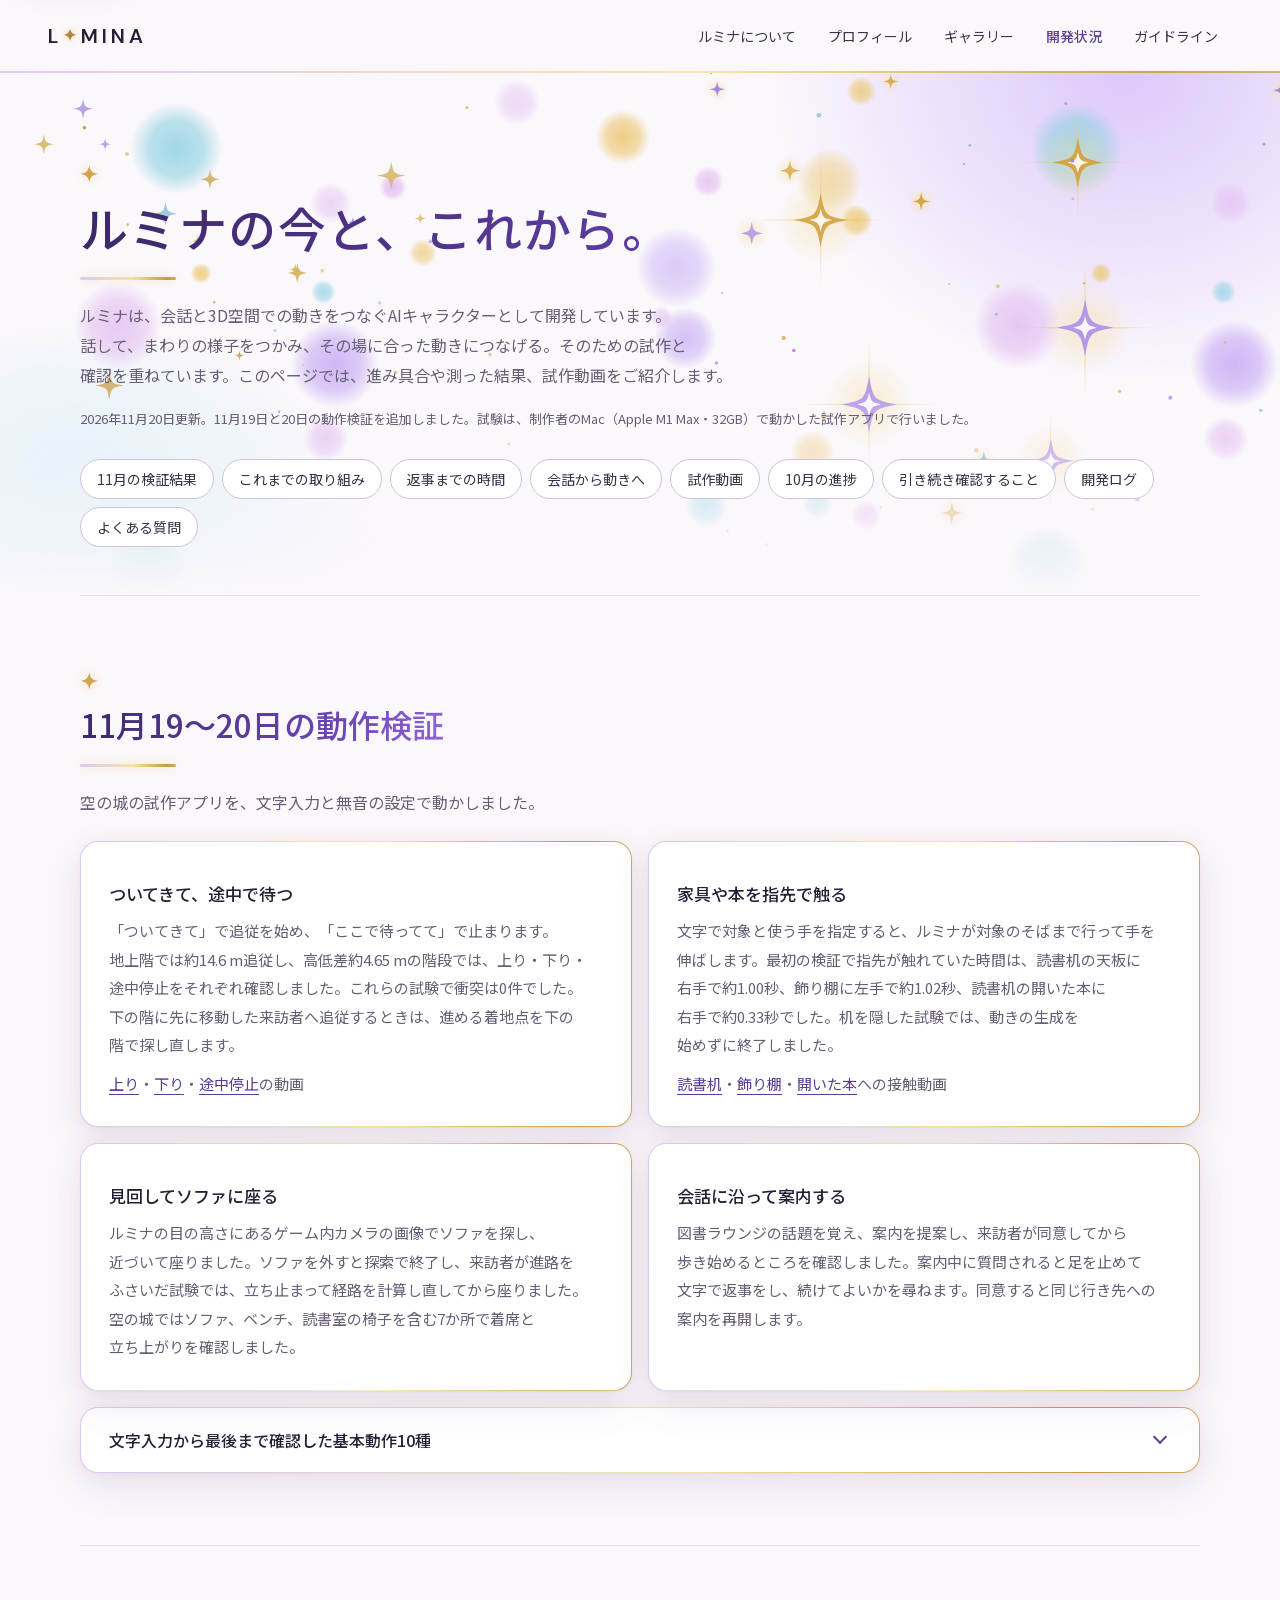
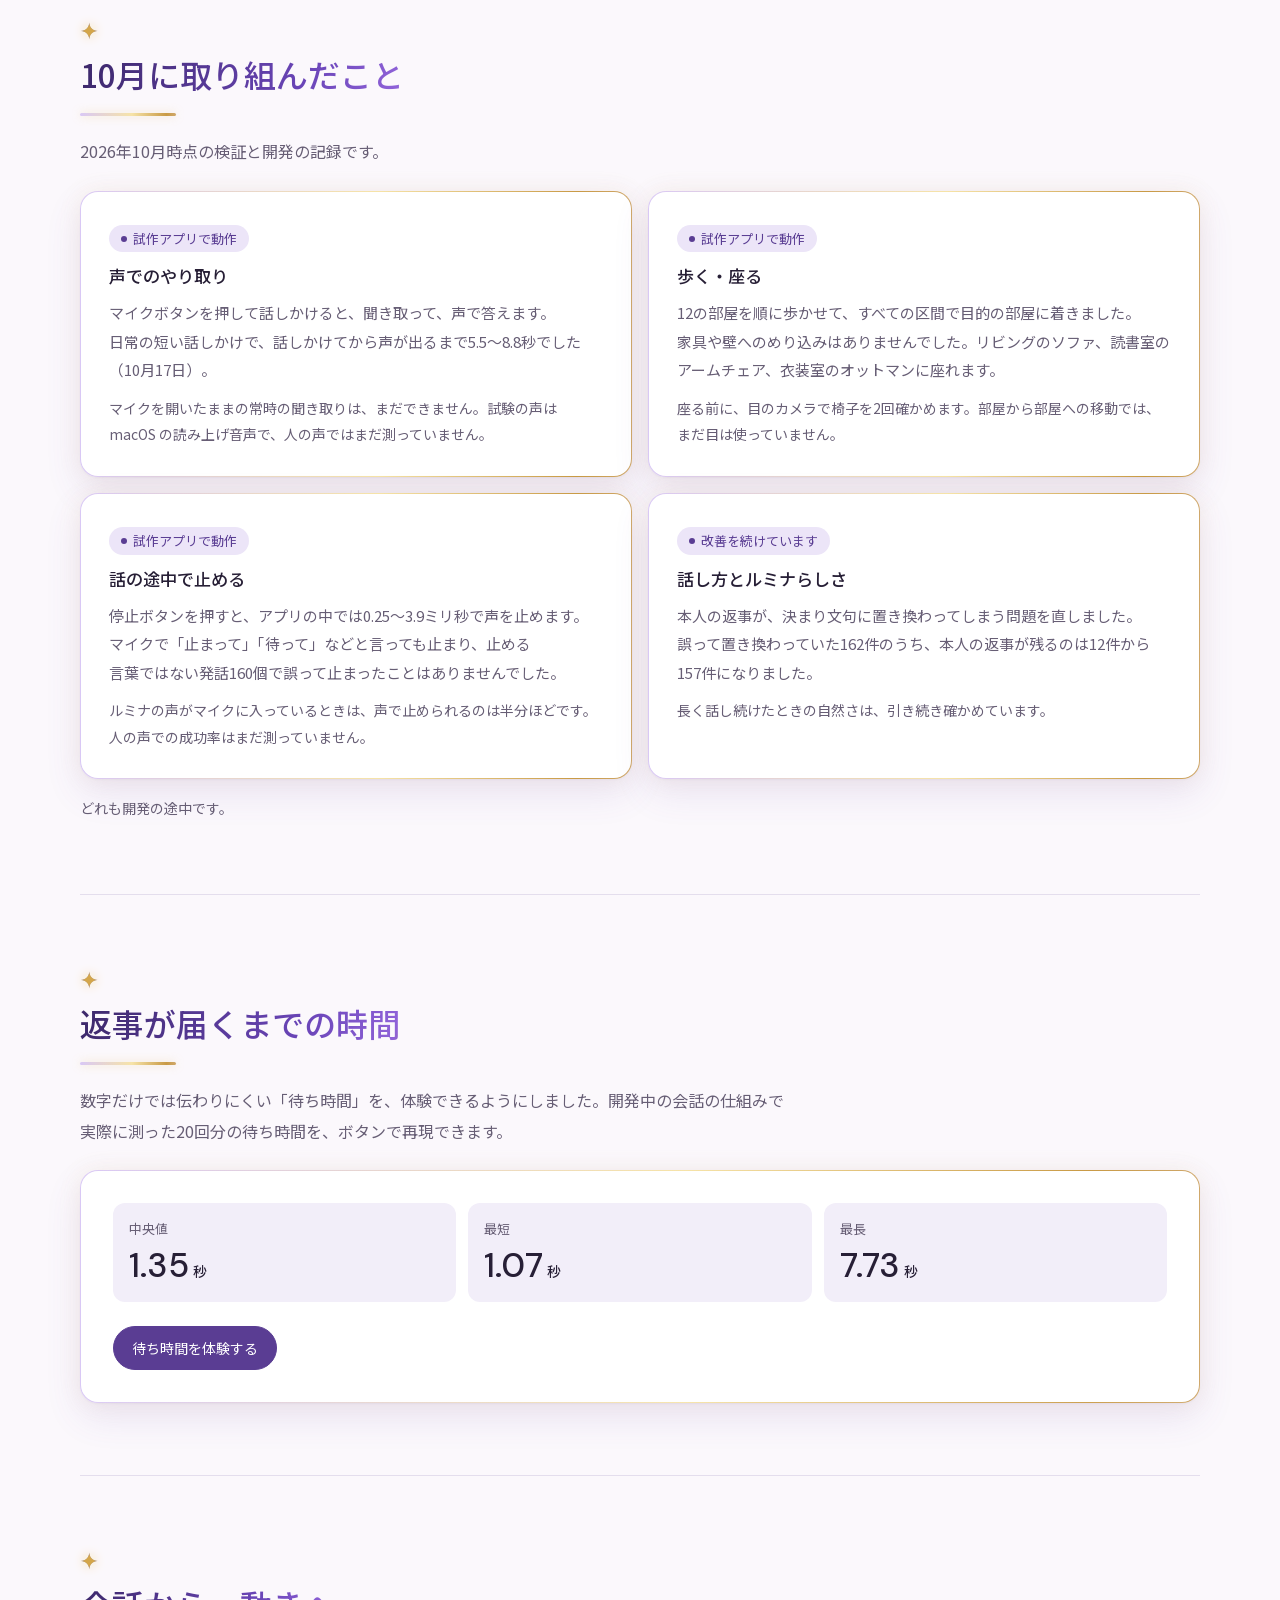
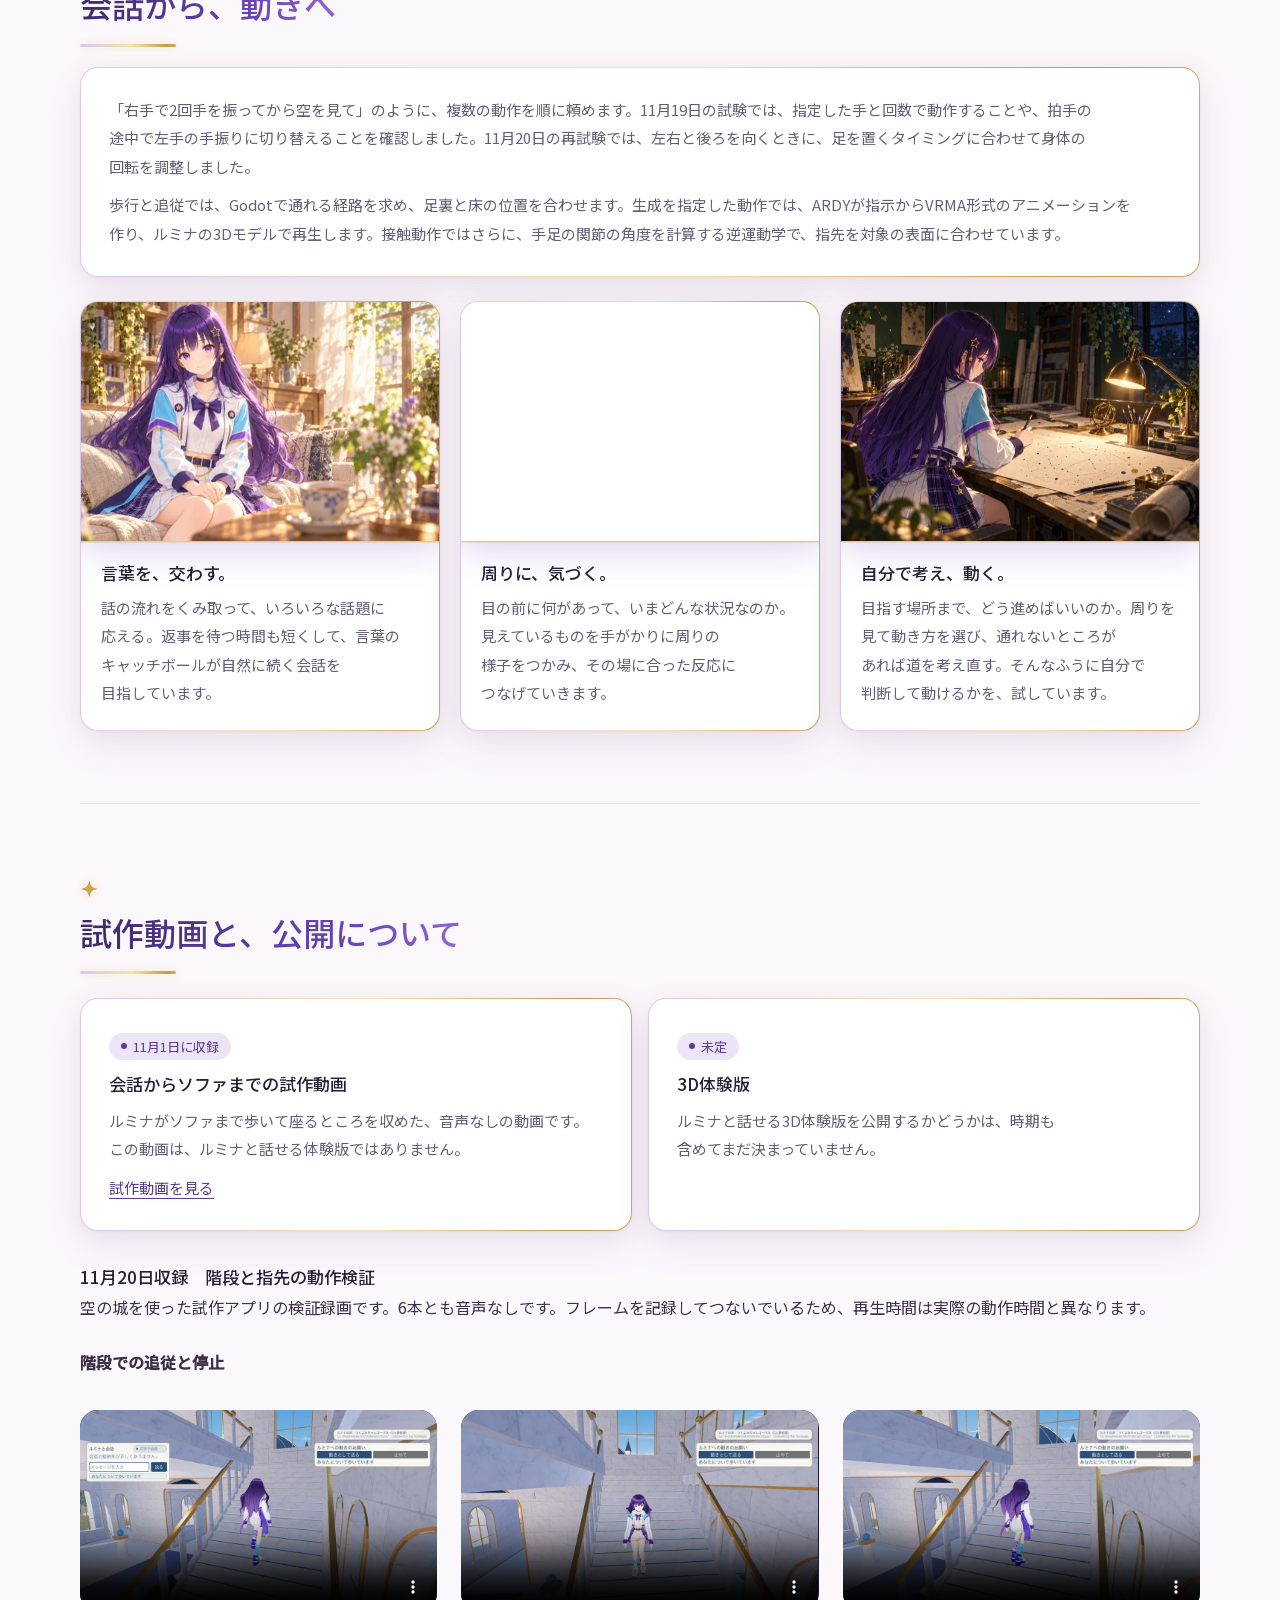
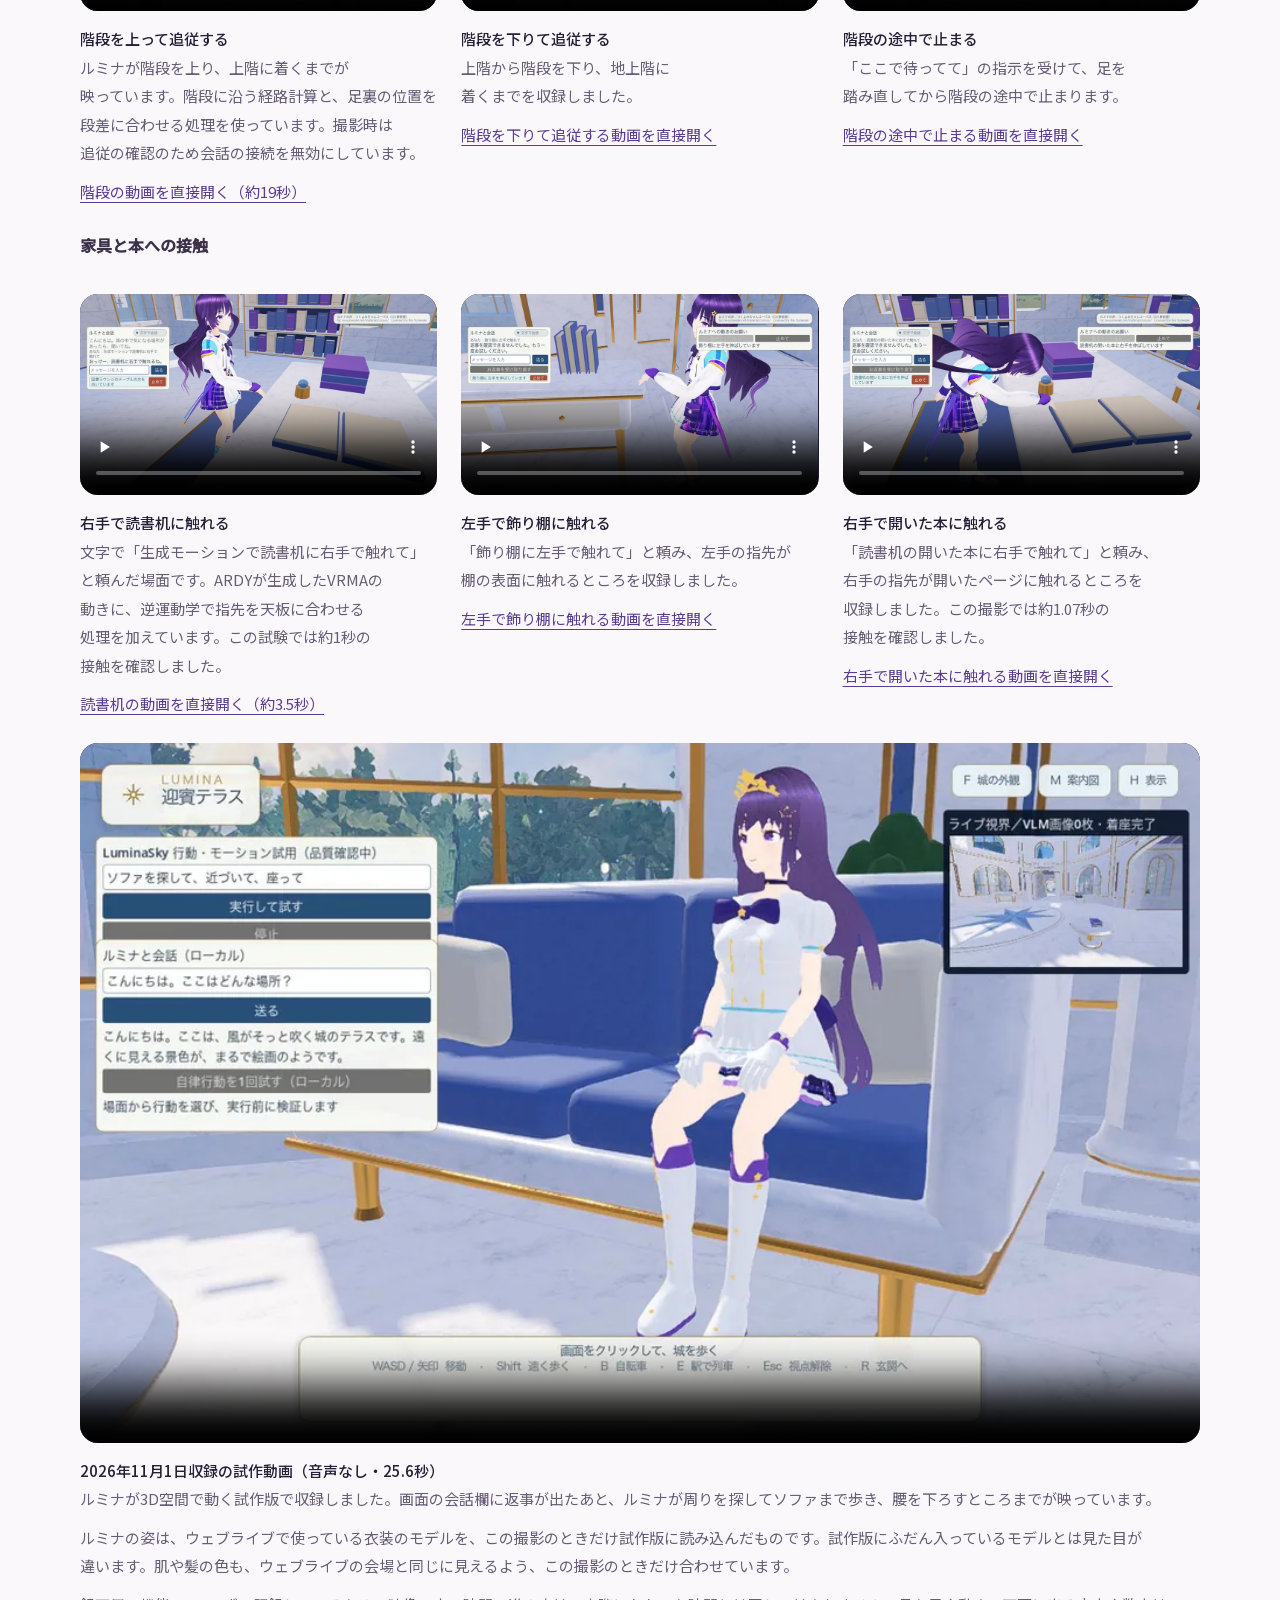
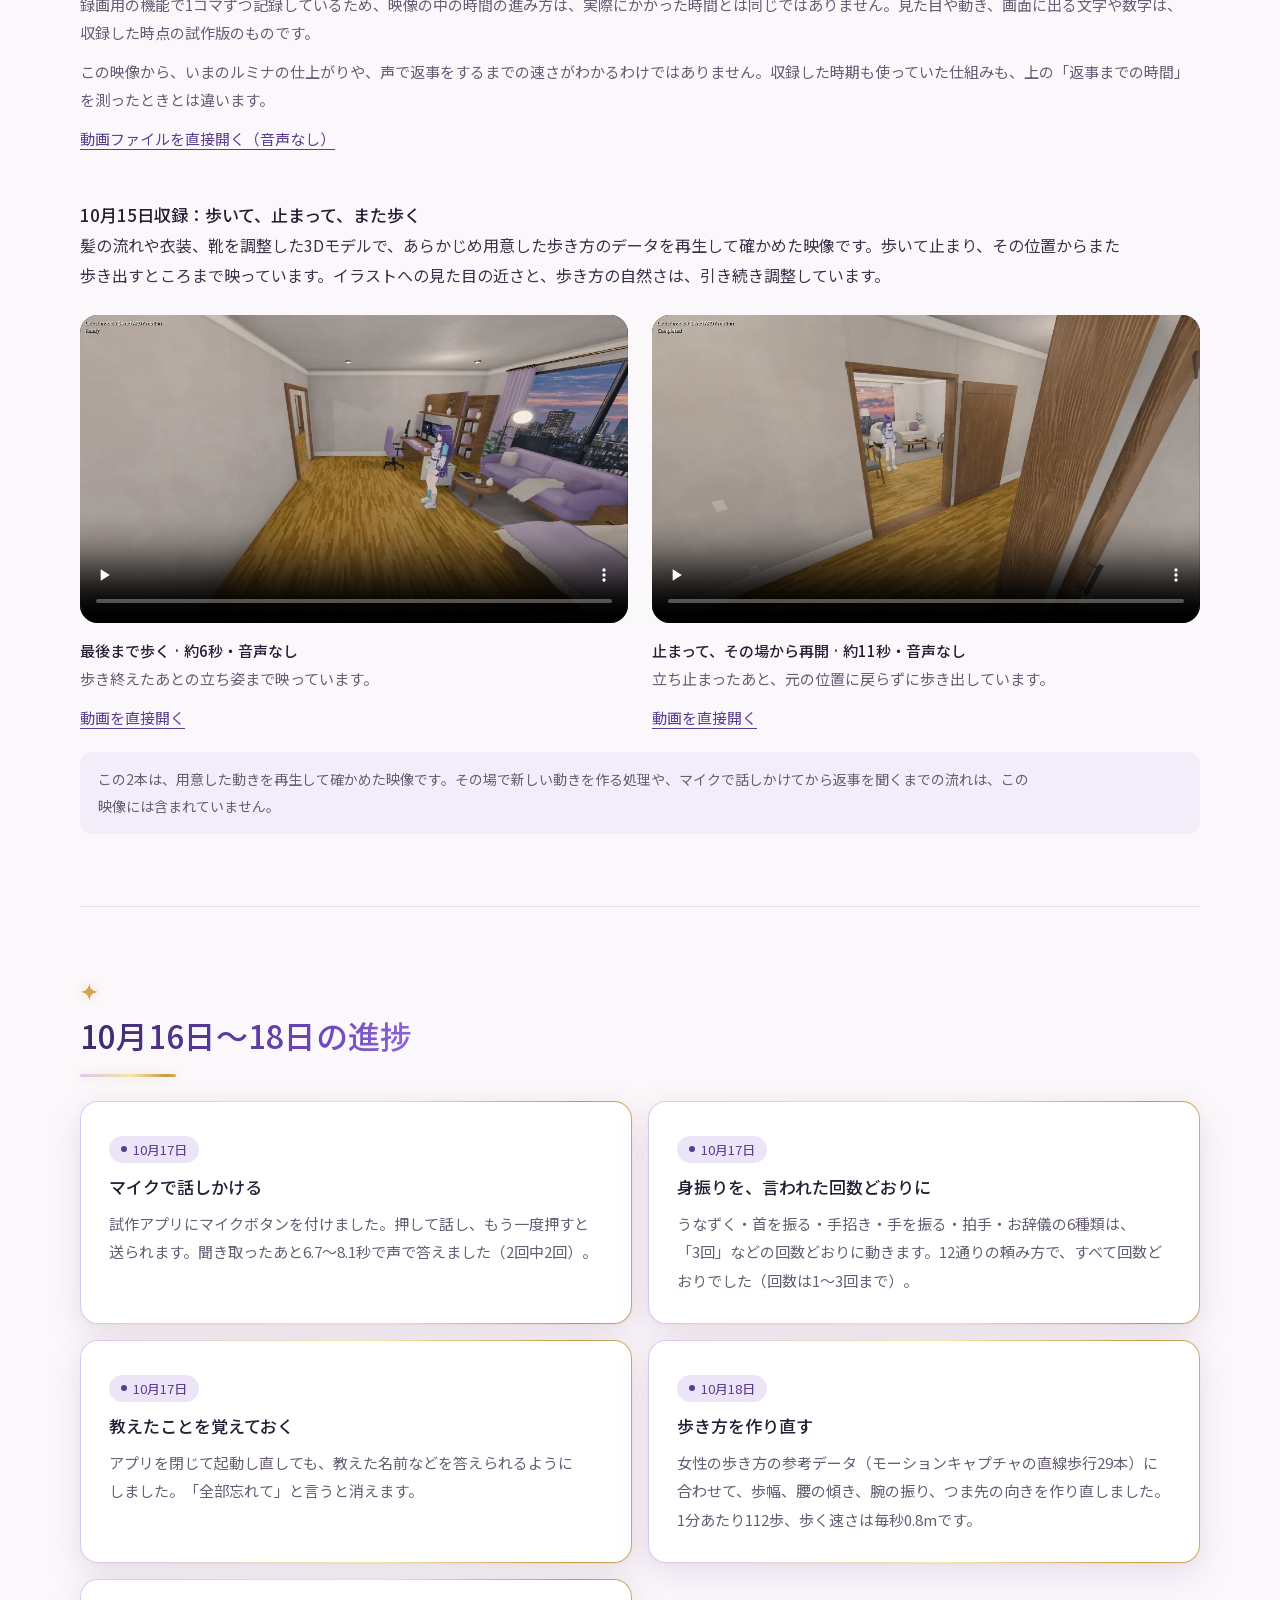
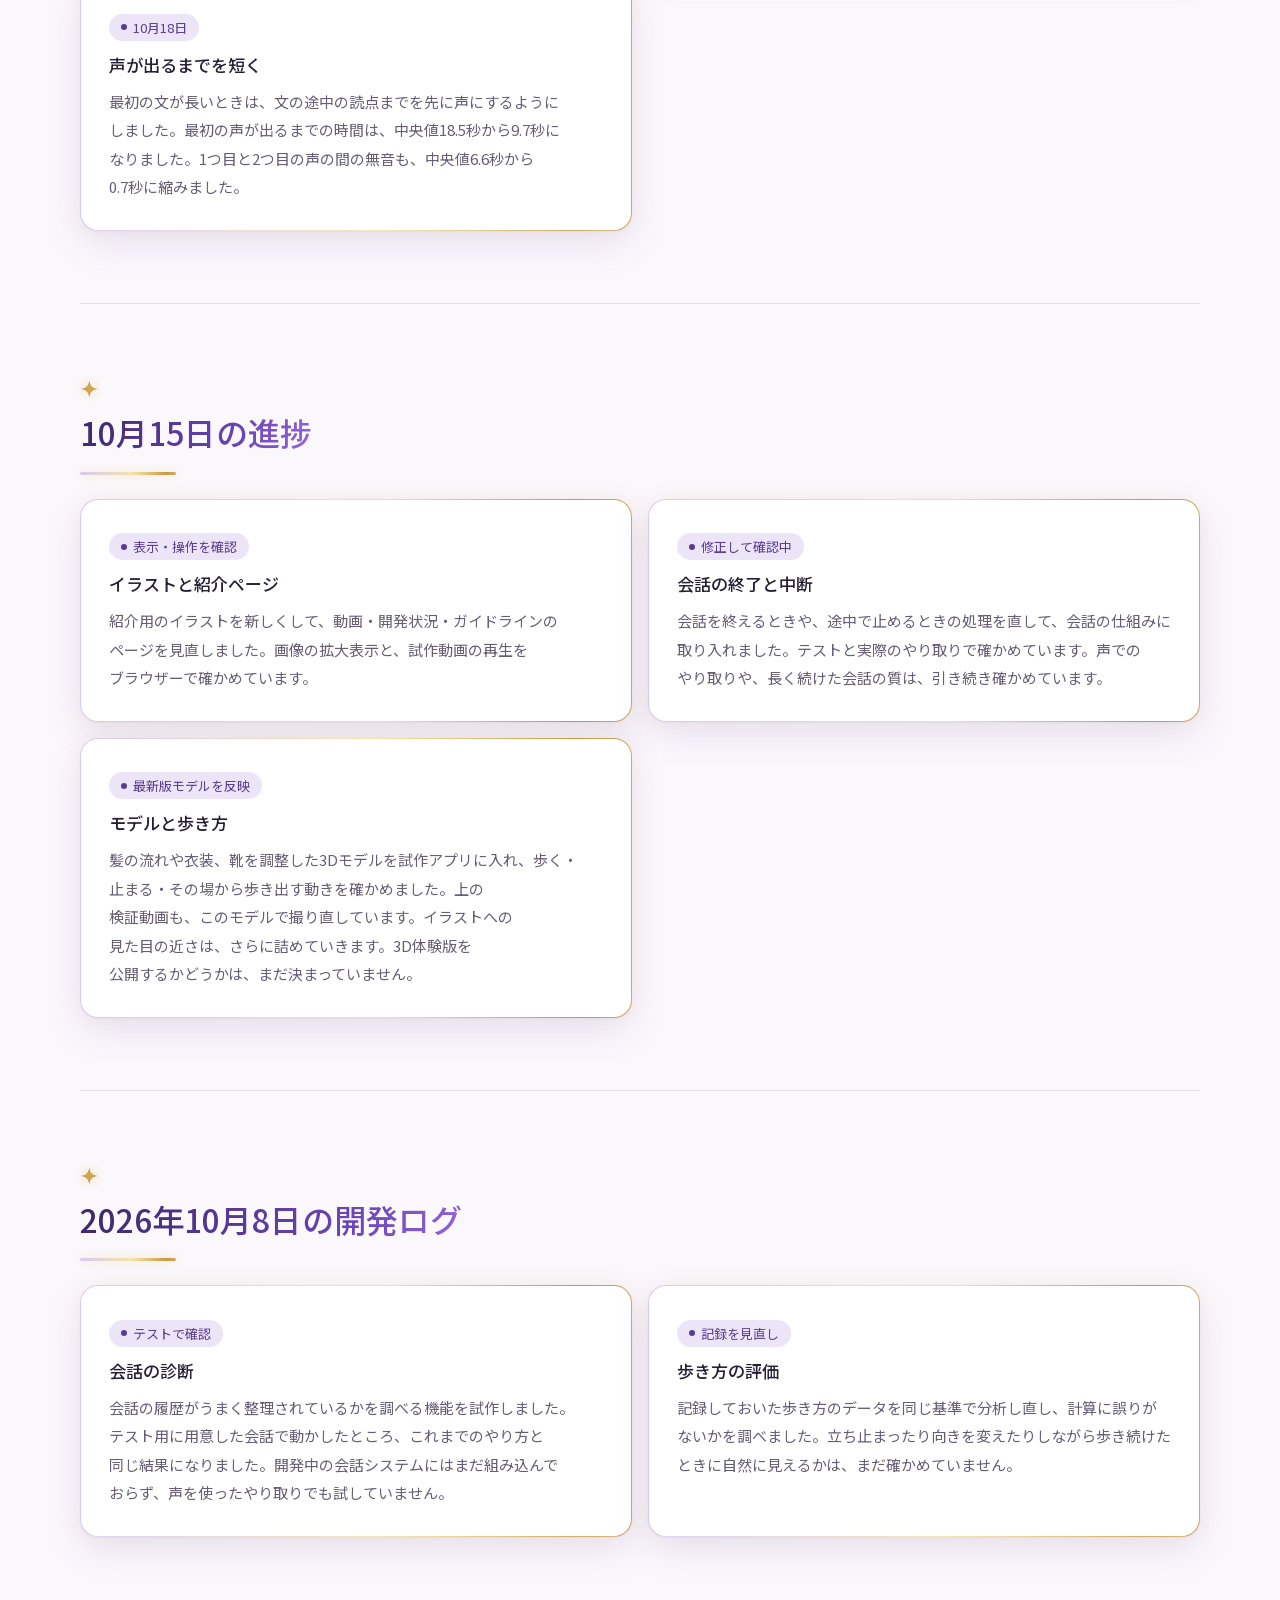
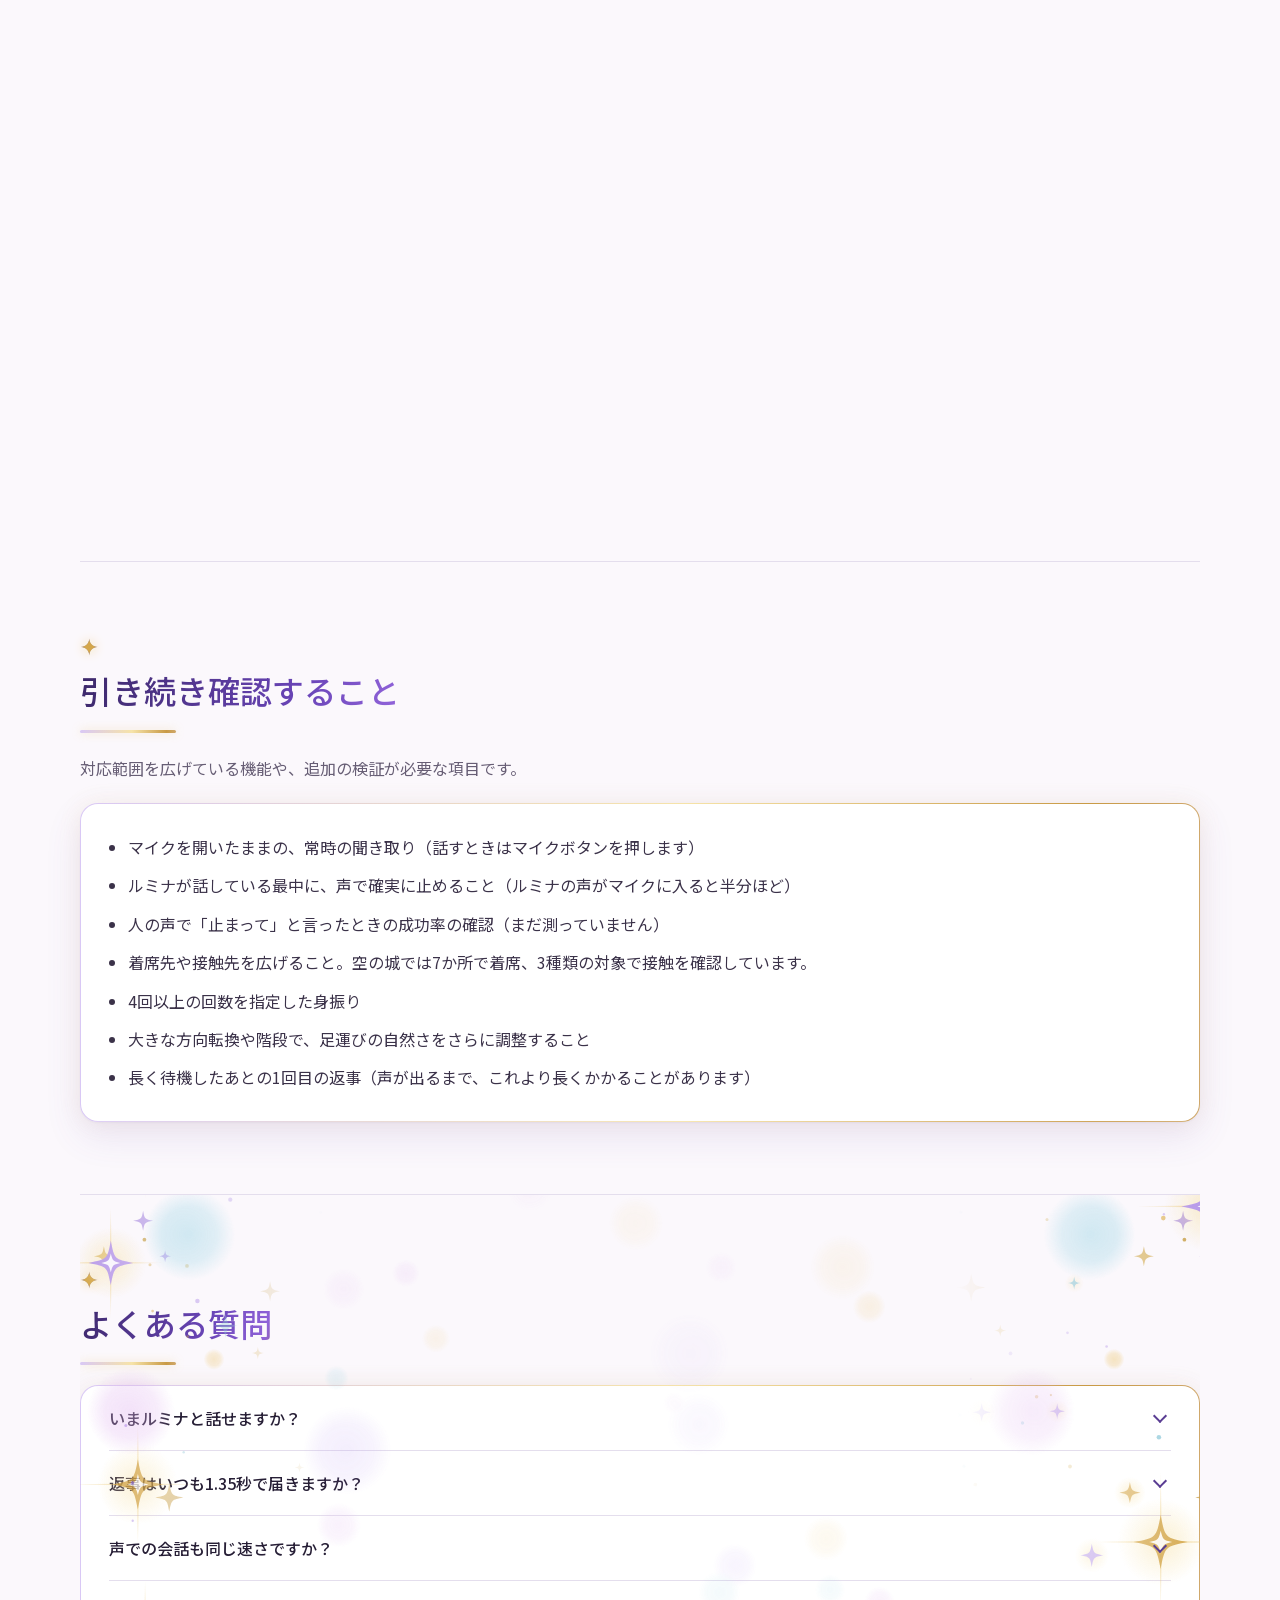
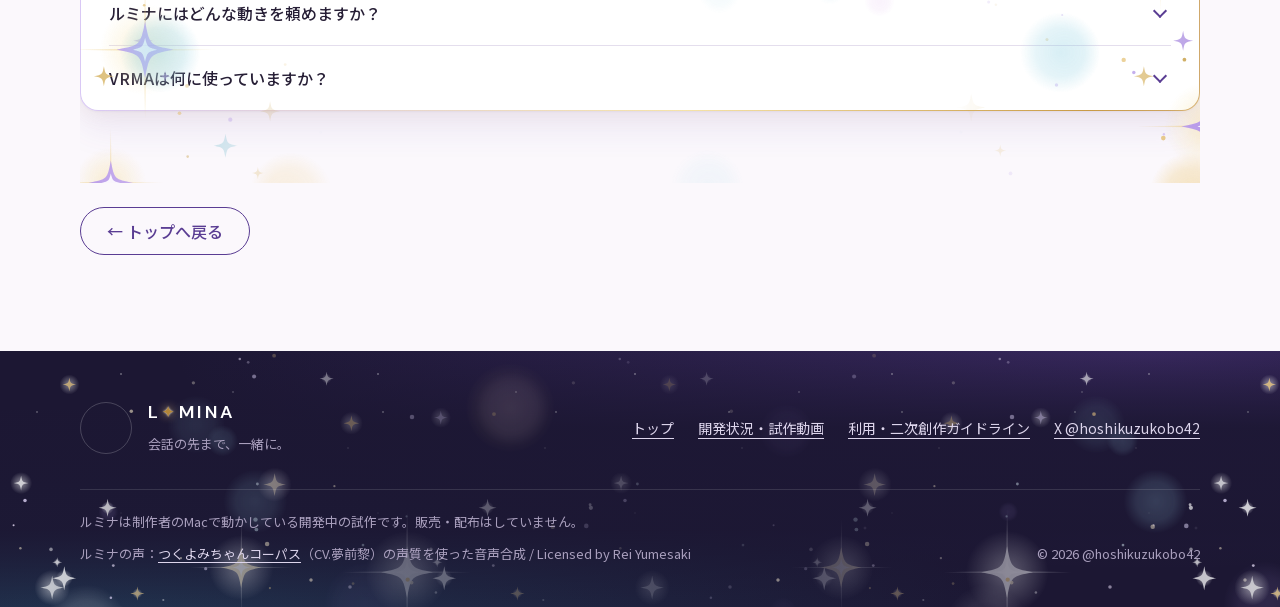
<file: development.html>
<!DOCTYPE html>
<html lang="ja">
<head>
  <meta charset="UTF-8">
  <meta http-equiv="Content-Security-Policy" content="default-src 'none'; script-src 'self'; style-src 'self'; img-src 'self'; font-src 'self'; media-src 'self'; connect-src 'none'; base-uri 'none'; form-action 'none'; object-src 'none'; upgrade-insecure-requests">
  <meta name="referrer" content="strict-origin-when-cross-origin">
  <meta name="viewport" content="width=device-width, initial-scale=1">
  <title>開発状況・試作動画｜Lumina（ルミナ）</title>
  <meta name="description" content="Lumina（ルミナ）の試作アプリで、追従、家具への接触、カメラ画像を使った着席、会話に沿った案内を検証しました。結果と録画をご覧いただけます。">
  <link rel="canonical" href="https://hoshikuzukobo42-maker.github.io/lumina-hp/development.html">
  <meta name="theme-color" content="#f8f6fb">
  <link rel="icon" type="image/png" sizes="32x32" href="images/icons/favicon-32.png">
  <link rel="apple-touch-icon" sizes="180x180" href="images/icons/apple-touch-icon.png">
  <meta property="og:type" content="website">
  <meta property="og:site_name" content="Lumina（ルミナ）">
  <meta property="og:title" content="開発状況・試作動画｜Lumina（ルミナ）">
  <meta property="og:description" content="Lumina（ルミナ）の試作アプリで、追従、家具への接触、カメラ画像を使った着席、会話に沿った案内を検証しました。結果と録画をご覧いただけます。">
  <meta property="og:url" content="https://hoshikuzukobo42-maker.github.io/lumina-hp/development.html">
  <meta property="og:image" content="https://hoshikuzukobo42-maker.github.io/lumina-hp/images/ogp/development.jpg">
  <meta property="og:image:width" content="1200">
  <meta property="og:image:height" content="630">
  <meta property="og:image:alt" content="ルミナのイラストと、「ルミナの今と、これから。」開発状況・試作動画の文字">
  <meta property="og:locale" content="ja_JP">
  <meta name="twitter:card" content="summary_large_image">
  <meta name="twitter:site" content="@hoshikuzukobo42">
  <meta name="twitter:title" content="開発状況・試作動画｜Lumina（ルミナ）">
  <meta name="twitter:description" content="Lumina（ルミナ）の試作アプリで、追従、家具への接触、カメラ画像を使った着席、会話に沿った案内を検証しました。結果と録画をご覧いただけます。">
  <meta name="twitter:image" content="https://hoshikuzukobo42-maker.github.io/lumina-hp/images/ogp/development.jpg">
  <meta name="twitter:image:alt" content="ルミナのイラストと、「ルミナの今と、これから。」開発状況・試作動画の文字">
  <link rel="stylesheet" href="css/fonts.css">
  <link rel="stylesheet" href="css/site.css">
</head>
<body class="doc">
  <a class="skip" href="#main">本文へ移動</a>
  <header class="masthead">
    <div class="masthead-inner">
      <a class="brand" href="index.html" aria-label="Lumina トップページ">L<span class="brand-star" aria-hidden="true">✦</span>MINA</a>
      <nav class="global-nav" aria-label="メインナビゲーション"><a href="index.html#about">ルミナについて</a><a href="index.html#profile">プロフィール</a><a href="index.html#gallery">ギャラリー</a><a href="development.html" aria-current="page">開発状況</a><a href="guidelines.html">ガイドライン</a></nav>
    </div>
  </header>
  <main id="main" tabindex="-1">
  <div class="wrap">
    <header class="page-head">
      <h1>ルミナの今と、これから。</h1>
      <p class="lead">ルミナは、会話と3D空間での動きをつなぐAIキャラクターとして開発しています。話して、まわりの様子をつかみ、その場に合った動きにつなげる。そのための試作と確認を重ねています。このページでは、進み具合や測った結果、試作動画をご紹介します。</p>
      <p class="updated">2026年11月20日更新。11月19日と20日の動作検証を追加しました。試験は、制作者のMac（Apple M1 Max・32GB）で動かした試作アプリで行いました。</p>
      <nav class="toc" aria-label="このページの内容">
        <a href="#latest-verification">11月の検証結果</a>
        <a href="#prototype-overview">これまでの取り組み</a>
        <a href="#response">返事までの時間</a>
        <a href="#action">会話から動きへ</a>
        <a href="#motion-verification">試作動画</a>
        <a href="#progress-1018">10月の進捗</a>
        <a href="#not-yet">引き続き確認すること</a>
        <a href="#development-log">開発ログ</a>
        <a href="#faq">よくある質問</a>
      </nav>
    </header>
    <section id="latest-verification" aria-labelledby="latest-verification-title">
      <h2 id="latest-verification-title">11月19〜20日の動作検証</h2>
      <p class="section-intro">空の城の試作アプリを、文字入力と無音の設定で動かしました。</p>
      <div class="grid">
        <article class="card">
          <h3>ついてきて、途中で待つ</h3>
          <p>「ついてきて」で追従を始め、「ここで待ってて」で止まります。地上階では約14.6 m追従し、高低差約4.65 mの階段では、上り・下り・途中停止をそれぞれ確認しました。これらの試験で衝突は0件でした。下の階に先に移動した来訪者へ追従するときは、進める着地点を下の階で探し直します。</p>
          <p><a href="#stair-follow-video">上り</a>・<a href="#stair-descent-video">下り</a>・<a href="#stair-stop-video">途中停止</a>の動画</p>
        </article>
        <article class="card">
          <h3>家具や本を指先で触る</h3>
          <p>文字で対象と使う手を指定すると、ルミナが対象のそばまで行って手を伸ばします。最初の検証で指先が触れていた時間は、読書机の天板に右手で約1.00秒、飾り棚に左手で約1.02秒、読書机の開いた本に右手で約0.33秒でした。机を隠した試験では、動きの生成を始めずに終了しました。</p>
          <p><a href="#desk-touch-video">読書机</a>・<a href="#shelf-touch-video">飾り棚</a>・<a href="#book-touch-video">開いた本</a>への接触動画</p>
        </article>
        <article class="card">
          <h3>見回してソファに座る</h3>
          <p>ルミナの目の高さにあるゲーム内カメラの画像でソファを探し、近づいて座りました。ソファを外すと探索で終了し、来訪者が進路をふさいだ試験では、立ち止まって経路を計算し直してから座りました。空の城ではソファ、ベンチ、読書室の椅子を含む7か所で着席と立ち上がりを確認しました。</p>
        </article>
        <article class="card">
          <h3>会話に沿って案内する</h3>
          <p>図書ラウンジの話題を覚え、案内を提案し、来訪者が同意してから歩き始めるところを確認しました。案内中に質問されると足を止めて文字で返事をし、続けてよいかを尋ねます。同意すると同じ行き先への案内を再開します。</p>
        </article>
      </div>
      <div class="card faq motion-checklist"><details>
        <summary>文字入力から最後まで確認した基本動作10種</summary>
        <p>その場で待つ、こちらを見る、手を振る、拍手する、後ろを向く、ソファまで歩く、ソファに座る、ソファから立つ、本を見に行く、テラスのベンチに座る。11月20日の再試験では10種すべてが完了し、この10件の衝突は0件でした。</p>
      </details></div>
    </section>
    <section id="prototype-overview" aria-labelledby="prototype-overview-title">
      <h2 id="prototype-overview-title">10月に取り組んだこと</h2>
      <p class="lead section-intro">2026年10月時点の検証と開発の記録です。</p>
      <div class="grid">
        <article class="card"><span class="status">試作アプリで動作</span><h3>声での<wbr>やり取り</h3><p>マイクボタンを押して話しかけると、聞き取って、声で答えます。日常の短い話しかけで、話しかけてから声が出るまで5.5〜8.8秒でした（10月17日）。</p><p class="small">マイクを開いたままの常時の聞き取りは、まだできません。試験の声は macOS の読み上げ音声で、人の声ではまだ測っていません。</p></article>
        <article class="card"><span class="status">試作アプリで動作</span><h3>歩く・<wbr>座る</h3><p>12の部屋を順に歩かせて、すべての区間で目的の部屋に着きました。家具や壁へのめり込みはありませんでした。リビングのソファ、読書室のアームチェア、衣装室のオットマンに座れます。</p><p class="small">座る前に、目のカメラで椅子を2回確かめます。部屋から部屋への移動では、まだ目は使っていません。</p></article>
        <article class="card"><span class="status">試作アプリで動作</span><h3>話の途中で<wbr>止める</h3><p>停止ボタンを押すと、アプリの中では0.25〜3.9ミリ秒で声を止めます。マイクで「止まって」「待って」などと言っても止まり、止める言葉ではない発話160個で誤って止まったことはありませんでした。</p><p class="small">ルミナの声がマイクに入っているときは、声で止められるのは半分ほどです。人の声での成功率はまだ測っていません。</p></article>
        <article class="card"><span class="status">改善を続けています</span><h3>話し方と<wbr>ルミナらしさ</h3><p>本人の返事が、決まり文句に置き換わってしまう問題を直しました。誤って置き換わっていた162件のうち、本人の返事が残るのは12件から157件になりました。</p><p class="small">長く話し続けたときの自然さは、引き続き確かめています。</p></article>
      </div>
      <p class="disclaimer">どれも開発の途中です。</p>
    </section>
    <section id="response" aria-labelledby="response-demo-title">
  <div id="response-demo">
  <div class="bench-inner">
    <h2 id="response-demo-title">返事が届くまでの時間</h2>
    <p class="bench-intro">数字だけでは伝わりにくい「待ち時間」を、体験できるようにしました。開発中の会話の仕組みで実際に測った20回分の待ち時間を、ボタンで再現できます。</p>
    <div class="bench-card">
      <div class="bench-stats">
        <div class="bench-stat"><small>中央値</small><strong>1.35<span class="bench-unit"> 秒</span></strong></div>
        <div class="bench-stat"><small>最短</small><strong>1.07<span class="bench-unit"> 秒</span></strong></div>
        <div class="bench-stat"><small>最長</small><strong>7.73<span class="bench-unit"> 秒</span></strong></div>
      </div>
      <button type="button" id="bench-toggle" aria-expanded="false" aria-controls="bench-panel" disabled>待ち時間を体験する</button>
      <div id="bench-panel" hidden>
      <div class="bench-bubble"><strong>✦ 実際に測った待ち時間の再現</strong><p id="bench-status" role="status" aria-live="polite"><span class="nw">下のボタンを押すと、</span><wbr><span class="nw">返事の文章が</span><wbr><span class="nw">届くまでの時間を</span><wbr><span class="nw">体験できます。</span></p></div>
      <div class="bench-clock"><span id="bench-selected">20回とも返事が届きました</span><span id="bench-time" aria-hidden="true">0.00 秒</span></div>
      <div class="bench-track" aria-hidden="true"><div id="bench-progress"></div></div>
      <div class="bench-controls">
        <button type="button" id="bench-random" data-bench-run disabled>1回試してみる</button>
        <button type="button" id="bench-fast" data-bench-run disabled>いちばん速い回</button>
        <button type="button" id="bench-slow" data-bench-run disabled>いちばん遅い回</button>
        <button type="button" id="bench-reset" disabled>リセット</button>
      </div>
      <p class="bench-note">番号を押すと、その回の待ち時間を再現できます。20回のうち15回は1秒台、5回は約7秒で、水色のマスがその5回です。</p>
      <div id="bench-samples" class="bench-samples" role="group" aria-label="測定した20回から選ぶ"></div>
      <p class="bench-note">ここでは記録しておいた待ち時間を再現しているだけで、AIに質問を送ったり、その場で返事を作ったりはしていません。声で返事をするまでの時間も含みません。再現される時間は、表示の具合でずれることがあります。</p>
      </div>
      <noscript><p class="bench-note">体験ボタンを使うには、JavaScriptを有効にしてください。測定の数値と詳しい条件は、このままお読みいただけます。</p></noscript>
      <details id="bench-conditions"><summary>測定の詳しい条件と、20回の記録を見る</summary>
        <ul>
          <li>測った日時：2026年10月6日 22:34〜22:36（日本時間）</li>
          <li>開発中の会話システムに文字で質問を送り、返事の文章が最後まで届くまでの時間を測りました。</li>
          <li>日本語の短い質問5つを、ひとつの会話の中で順番にたずね、これを4周くり返しました。合わせて20回です。前のやり取りを踏まえたり、会話の履歴を整理したりする時間も含んでいます。</li>
          <li>返事は4〜20文字で、20回とも失敗せずに届きました。声での返事や、ルミナの動きは含みません。</li>
          <li>約7秒かかった回が5回（1・8・12・16・20回目）ありました。いちばん長かったのは1回目の7.73秒です。長くかかった原因は、まだ調べきれていません。</li>
          <li>20回だけの小さな測定なので、条件が変われば結果も変わることがあります。</li>
        </ul>
        <p class="bench-raw">各回の秒数（1回目から順に）：7.727 / 1.197 / 1.173 / 1.594 / 1.463 / 1.320 / 1.073 / 6.966 / 1.171 / 1.473 / 1.317 / 7.181 / 1.229 / 1.207 / 1.575 / 7.186 / 1.375 / 1.182 / 1.197 / 7.200</p>
      </details>
    </div>
  </div>
  </div>
</section>
    <section id="action" aria-labelledby="action-title">
      <h2 id="action-title">会話から、動きへ</h2>
      <div class="card">
        <p>「右手で2回手を振ってから空を見て」のように、複数の動作を順に頼めます。11月19日の試験では、指定した手と回数で動作することや、拍手の途中で左手の手振りに切り替えることを確認しました。11月20日の再試験では、左右と後ろを向くときに、足を置くタイミングに合わせて身体の回転を調整しました。</p>
        <p>歩行と追従では、Godotで通れる経路を求め、足裏と床の位置を合わせます。生成を指定した動作では、ARDYが指示からVRMA形式のアニメーションを作り、ルミナの3Dモデルで再生します。接触動作ではさらに、手足の関節の角度を計算する逆運動学で、指先を対象の表面に合わせています。</p>
      </div>
      <div class="theme-grid">
        <article class="card theme-card"><a class="theme-media" href="images/r3/conversation-lounge.webp"><img src="images/r3/conversation-lounge-small.webp" srcset="images/r3/conversation-lounge-small.webp 640w, images/r3/conversation-lounge.webp 1280w" sizes="(max-width:959px) 90vw, 280px" width="1280" height="720" loading="lazy" decoding="async" alt="ラウンジのソファで話を聞くルミナ"><span class="visually-hidden">（大きな画像を開く）</span></a><h3>言葉を、交わす。</h3><p>話の流れをくみ取って、いろいろな話題に応える。返事を待つ時間も短くして、言葉のキャッチボールが自然に続く会話を目指しています。</p></article>
        <article class="card theme-card"><a class="theme-media" href="images/r3/hero-dawn.webp"><img src="images/r3/hero-dawn-small.webp" srcset="images/r3/hero-dawn-small.webp 640w, images/r3/hero-dawn.webp 1280w" sizes="(max-width:959px) 90vw, 280px" width="1280" height="853" loading="lazy" decoding="async" alt="朝の窓辺に腰掛けてこちらを振り向くルミナ"><span class="visually-hidden">（大きな画像を開く）</span></a><h3>周りに、気づく。</h3><p>目の前に何があって、いまどんな状況なのか。見えているものを手がかりに周りの様子をつかみ、その場に合った反応につなげていきます。</p></article>
        <article class="card theme-card"><a class="theme-media" href="images/r3/gallery-atelier.webp"><img src="images/r3/gallery-atelier-small.webp" srcset="images/r3/gallery-atelier-small.webp 640w, images/r3/gallery-atelier.webp 1280w" sizes="(max-width:959px) 90vw, 280px" width="1280" height="800" loading="lazy" decoding="async" alt="夜のアトリエで星図を眺めるルミナ"><span class="visually-hidden">（大きな画像を開く）</span></a><h3>自分で考え、動く。</h3><p>目指す場所まで、どう進めばいいのか。周りを見て動き方を選び、通れないところがあれば道を考え直す。そんなふうに自分で判断して動けるかを、試しています。</p></article>
      </div>
    </section>
    <section id="release" aria-labelledby="release-title">
      <h2 id="release-title">試作動画と、公開について</h2>
      <div class="grid">
        <div class="card"><span class="status">11月1日に収録</span><h3>会話から<wbr>ソファまでの<wbr>試作動画</h3><p>ルミナがソファまで歩いて座るところを収めた、音声なしの動画です。この動画は、ルミナと話せる体験版ではありません。</p><p><a class="demo-watch-link" href="#demo-video">試作動画を見る</a></p></div>
        <div class="card"><span class="status">未定</span><h3>3D体験版</h3><p>ルミナと話せる3D体験版を公開するかどうかは、時期も含めてまだ決まっていません。</p></div>
      </div>

      <div id="motion-verification" aria-labelledby="motion-verification-title">
        <h3 id="motion-verification-title">11月20日収録　階段と指先の動作検証</h3>
        <p>空の城を使った試作アプリの検証録画です。6本とも音声なしです。フレームを記録してつないでいるため、再生時間は実際の動作時間と異なります。</p>
        <h4 id="stair-clips-title">階段での追従と停止</h4>
        <div class="verification-videos motion-clip-grid" aria-labelledby="stair-clips-title" role="group">
          <figure id="stair-follow-video" class="demo-recording">
            <video controls muted playsinline preload="none" width="960" height="540" poster="lumina-stair-follow-20261120-poster.webp" aria-label="階段を上る追従の検証動画（約19秒・音声なし）" aria-describedby="stair-follow-caption">
              <source src="lumina-stair-follow-20261120.mp4" type="video/mp4">
              <a href="lumina-stair-follow-20261120.mp4">階段の動画を開く</a>
            </video>
            <figcaption id="stair-follow-caption">
              <p><strong>階段を上って追従する</strong><br>ルミナが階段を上り、上階に着くまでが映っています。階段に沿う経路計算と、足裏の位置を段差に合わせる処理を使っています。撮影時は追従の確認のため会話の接続を無効にしています。</p>
              <p><a href="lumina-stair-follow-20261120.mp4">階段の動画を直接開く（約19秒）</a></p>
            </figcaption>
          </figure>
          <figure id="stair-descent-video" class="demo-recording">
            <video controls muted playsinline preload="none" width="960" height="540" poster="lumina-stair-descent-20261120-poster.webp" aria-label="階段を下りて追従する検証動画（音声なし）" aria-describedby="stair-descent-video-caption">
              <source src="lumina-stair-descent-20261120.mp4" type="video/mp4">
              <a href="lumina-stair-descent-20261120.mp4">階段を下りて追従する動画を開く</a>
            </video>
            <figcaption id="stair-descent-video-caption">
              <p><strong>階段を下りて追従する</strong><br>上階から階段を下り、地上階に着くまでを収録しました。</p>
              <p><a href="lumina-stair-descent-20261120.mp4">階段を下りて追従する動画を直接開く</a></p>
            </figcaption>
          </figure>
          <figure id="stair-stop-video" class="demo-recording">
            <video controls muted playsinline preload="none" width="960" height="540" poster="lumina-stair-stop-20261120-poster.webp" aria-label="階段の途中で止まる検証動画（音声なし）" aria-describedby="stair-stop-video-caption">
              <source src="lumina-stair-stop-20261120.mp4" type="video/mp4">
              <a href="lumina-stair-stop-20261120.mp4">階段の途中で止まる動画を開く</a>
            </video>
            <figcaption id="stair-stop-video-caption">
              <p><strong>階段の途中で止まる</strong><br>「ここで待ってて」の指示を受けて、足を踏み直してから階段の途中で止まります。</p>
              <p><a href="lumina-stair-stop-20261120.mp4">階段の途中で止まる動画を直接開く</a></p>
            </figcaption>
          </figure>
        </div>
        <h4 id="touch-clips-title">家具と本への接触</h4>
        <div class="verification-videos motion-clip-grid" aria-labelledby="touch-clips-title" role="group">
          <figure id="desk-touch-video" class="demo-recording">
            <video controls muted playsinline preload="none" width="960" height="540" poster="lumina-desk-touch-20261120-poster.webp" aria-label="右手で読書机に触れる検証動画（約3.5秒・音声なし）" aria-describedby="desk-touch-caption">
              <source src="lumina-desk-touch-20261120.mp4" type="video/mp4">
              <a href="lumina-desk-touch-20261120.mp4">読書机の動画を開く</a>
            </video>
            <figcaption id="desk-touch-caption">
              <p><strong>右手で読書机に触れる</strong><br>文字で「生成モーションで読書机に右手で触れて」と頼んだ場面です。ARDYが生成したVRMAの動きに、逆運動学で指先を天板に合わせる処理を加えています。この試験では約1秒の接触を確認しました。</p>
              <p><a href="lumina-desk-touch-20261120.mp4">読書机の動画を直接開く（約3.5秒）</a></p>
            </figcaption>
          </figure>
          <figure id="shelf-touch-video" class="demo-recording">
            <video controls muted playsinline preload="none" width="960" height="540" poster="lumina-shelf-touch-20261120-poster.webp" aria-label="左手で飾り棚に触れる検証動画（音声なし）" aria-describedby="shelf-touch-video-caption">
              <source src="lumina-shelf-touch-20261120.mp4" type="video/mp4">
              <a href="lumina-shelf-touch-20261120.mp4">左手で飾り棚に触れる動画を開く</a>
            </video>
            <figcaption id="shelf-touch-video-caption">
              <p><strong>左手で飾り棚に触れる</strong><br>「飾り棚に左手で触れて」と頼み、左手の指先が棚の表面に触れるところを収録しました。</p>
              <p><a href="lumina-shelf-touch-20261120.mp4">左手で飾り棚に触れる動画を直接開く</a></p>
            </figcaption>
          </figure>
          <figure id="book-touch-video" class="demo-recording">
            <video controls muted playsinline preload="none" width="960" height="540" poster="lumina-book-touch-20261120-poster.webp" aria-label="右手で開いた本に触れる検証動画（音声なし）" aria-describedby="book-touch-video-caption">
              <source src="lumina-book-touch-20261120.mp4" type="video/mp4">
              <a href="lumina-book-touch-20261120.mp4">右手で開いた本に触れる動画を開く</a>
            </video>
            <figcaption id="book-touch-video-caption">
              <p><strong>右手で開いた本に触れる</strong><br>「読書机の開いた本に右手で触れて」と頼み、右手の指先が開いたページに触れるところを収録しました。この撮影では約1.07秒の接触を確認しました。</p>
              <p><a href="lumina-book-touch-20261120.mp4">右手で開いた本に触れる動画を直接開く</a></p>
            </figcaption>
          </figure>
        </div>
      </div>

      <div id="demo-video"><figure class="demo-recording">
      <video controls muted playsinline preload="none" width="960" height="600"
             poster="lumina-sky-20261101-v2-poster.webp"
             aria-label="会話からソファに座るまでの試作動画（音声なし）"
             aria-describedby="development-demo-caption">
        <source src="lumina-sky-20261101-v2.mp4" type="video/mp4">
        <a href="lumina-sky-20261101-v2.mp4">試作動画を開く（音声なし）</a>
      </video>
      <figcaption id="development-demo-caption">
        <p><strong>2026年11月1日収録の<wbr><span class="nw">試作動画（音声なし・25.6秒）</span></strong><br>ルミナが3D空間で動く試作版で収録しました。画面の会話欄に返事が出たあと、ルミナが周りを探してソファまで歩き、腰を下ろすところまでが映っています。</p>
        <p>ルミナの姿は、ウェブライブで使っている衣装のモデルを、この撮影のときだけ試作版に読み込んだものです。試作版にふだん入っているモデルとは見た目が違います。肌や髪の色も、ウェブライブの会場と同じに見えるよう、この撮影のときだけ合わせています。</p>
        <p>録画用の機能で1コマずつ記録しているため、映像の中の時間の進み方は、実際にかかった時間とは同じではありません。見た目や動き、画面に出る文字や数字は、収録した時点の試作版のものです。</p>
        <p>この映像から、いまのルミナの仕上がりや、声で返事をするまでの速さがわかるわけではありません。収録した時期も使っていた仕組みも、上の「返事までの時間」を測ったときとは違います。</p>
        <p><a class="demo-watch-link" href="lumina-sky-20261101-v2.mp4">動画ファイルを直接開く（音声なし）</a></p>
      </figcaption>
    </figure></div>
      <div id="ardy-verification" aria-labelledby="ardy-verification-title">
        <h3 id="ardy-verification-title">10月15日収録：歩いて、止まって、また歩く</h3>
        <p>髪の流れや衣装、靴を調整した3Dモデルで、あらかじめ用意した歩き方のデータを再生して確かめた映像です。歩いて止まり、その位置からまた歩き出すところまで映っています。イラストへの見た目の近さと、歩き方の自然さは、引き続き調整しています。</p>
        <div class="verification-videos">
          <figure class="demo-recording">
            <video controls muted playsinline preload="none" width="960" height="540" poster="ardy-c24combined-walk-20261015-poster.webp" aria-label="歩行の検証動画（約6秒・音声なし）" aria-describedby="ardy-walk-caption">
              <source src="ardy-c24combined-walk-20261015.mp4" type="video/mp4">
              <a href="ardy-c24combined-walk-20261015.mp4">歩行の検証動画を開く</a>
            </video>
            <figcaption id="ardy-walk-caption"><p><strong>最後まで歩く · 約6秒・音声なし</strong><br>歩き終えたあとの立ち姿まで映っています。</p><p><a href="ardy-c24combined-walk-20261015.mp4">動画を直接開く</a></p></figcaption>
          </figure>
          <figure class="demo-recording">
            <video controls muted playsinline preload="none" width="960" height="540" poster="ardy-c24combined-stop-resume-20261015-poster.webp" aria-label="停止と再開の検証動画（約11秒・音声なし）" aria-describedby="ardy-stop-resume-caption">
              <source src="ardy-c24combined-stop-resume-20261015.mp4" type="video/mp4">
              <a href="ardy-c24combined-stop-resume-20261015.mp4">停止と再開の検証動画を開く</a>
            </video>
            <figcaption id="ardy-stop-resume-caption"><p><strong>止まって、その場から再開 · 約11秒・音声なし</strong><br>立ち止まったあと、元の位置に戻らずに歩き出しています。</p><p><a href="ardy-c24combined-stop-resume-20261015.mp4">動画を直接開く</a></p></figcaption>
          </figure>
        </div>
        <p class="note">この2本は、用意した動きを再生して確かめた映像です。その場で新しい動きを作る処理や、マイクで話しかけてから返事を聞くまでの流れは、この映像には含まれていません。</p>
      </div>
    </section>
    <section id="progress-1018" aria-labelledby="progress-1018-title">
      <h2 id="progress-1018-title">10月16日〜18日の進捗</h2>
      <div class="grid">
        <article class="card"><span class="status">10月17日</span><h3>マイクで話しかける</h3><p>試作アプリにマイクボタンを付けました。押して話し、もう一度押すと送られます。聞き取ったあと6.7〜8.1秒で声で答えました（2回中2回）。</p></article>
        <article class="card"><span class="status">10月17日</span><h3>身振りを、言われた回数どおりに</h3><p>うなずく・首を振る・手招き・手を振る・拍手・お辞儀の6種類は、「3回」などの回数どおりに動きます。12通りの頼み方で、すべて回数どおりでした（回数は1〜3回まで）。</p></article>
        <article class="card"><span class="status">10月17日</span><h3>教えたことを覚えておく</h3><p>アプリを閉じて起動し直しても、教えた名前などを答えられるようにしました。「全部忘れて」と言うと消えます。</p></article>
        <article class="card"><span class="status">10月18日</span><h3>歩き方を作り直す</h3><p>女性の歩き方の参考データ（モーションキャプチャの直線歩行29本）に合わせて、歩幅、腰の傾き、腕の振り、つま先の向きを作り直しました。1分あたり112歩、歩く速さは毎秒0.8mです。</p></article>
        <article class="card"><span class="status">10月18日</span><h3>声が出るまでを短く</h3><p>最初の文が長いときは、文の途中の読点までを先に声にするようにしました。最初の声が出るまでの時間は、中央値18.5秒から9.7秒になりました。1つ目と2つ目の声の間の無音も、中央値6.6秒から0.7秒に縮みました。</p></article>
      </div>
    </section>
    <section id="latest-progress" aria-labelledby="latest-progress-title">
      <h2 id="latest-progress-title">10月15日の進捗</h2>
      <div class="grid">
        <article class="card"><span class="status">表示・操作を確認</span><h3>イラストと紹介ページ</h3><p>紹介用のイラストを新しくして、動画・開発状況・ガイドラインのページを見直しました。画像の拡大表示と、試作動画の再生をブラウザーで確かめています。</p></article>
        <article class="card"><span class="status">修正して確認中</span><h3>会話の終了と中断</h3><p>会話を終えるときや、途中で止めるときの処理を直して、会話の仕組みに取り入れました。テストと実際のやり取りで確かめています。声でのやり取りや、長く続けた会話の質は、引き続き確かめています。</p></article>
        <article class="card"><span class="status">最新版モデルを反映</span><h3>モデルと歩き方</h3><p>髪の流れや衣装、靴を調整した3Dモデルを試作アプリに入れ、歩く・止まる・その場から歩き出す動きを確かめました。上の検証動画も、このモデルで撮り直しています。イラストへの見た目の近さは、さらに詰めていきます。3D体験版を公開するかどうかは、まだ決まっていません。</p></article>
      </div>
    </section>
    <section id="development-log" aria-labelledby="development-log-title">
      <h2 id="development-log-title">2026年10月8日の<wbr>開発ログ</h2>
      <div class="grid">
        <article class="card">
          <span class="status">テストで確認</span>
          <h3>会話の診断</h3>
          <p>会話の履歴がうまく整理されているかを調べる機能を試作しました。テスト用に用意した会話で動かしたところ、これまでのやり方と同じ結果になりました。開発中の会話システムにはまだ組み込んでおらず、声を使ったやり取りでも試していません。</p>
        </article>
        <article class="card">
          <span class="status">記録を見直し</span>
          <h3>歩き方の評価</h3>
          <p>記録しておいた歩き方のデータを同じ基準で分析し直し、計算に誤りがないかを調べました。立ち止まったり向きを変えたりしながら歩き続けたときに自然に見えるかは、まだ確かめていません。</p>
        </article>
      </div>
    </section>
    <figure class="workbench-art"><img src="images/r3/development-workbench.webp" srcset="images/r3/development-workbench-small.webp 640w, images/r3/development-workbench.webp 1280w" sizes="(max-width: 760px) 90vw, 900px" width="1280" height="853" loading="lazy" decoding="async" alt="ルミナの制作を紹介するアトリエのイラスト"></figure>
    <section id="not-yet" aria-labelledby="not-yet-title">
      <h2 id="not-yet-title">引き続き確認すること</h2>
      <p class="section-intro">対応範囲を広げている機能や、追加の検証が必要な項目です。</p>
      <div class="card"><ul class="plain-list">
        <li>マイクを開いたままの、常時の聞き取り（話すときはマイクボタンを押します）</li>
        <li>ルミナが話している最中に、声で確実に止めること（ルミナの声がマイクに入ると半分ほど）</li>
        <li>人の声で「止まって」と言ったときの成功率の確認（まだ測っていません）</li>
        <li>着席先や接触先を広げること。空の城では7か所で着席、3種類の対象で接触を確認しています。</li>
        <li>4回以上の回数を指定した身振り</li>
        <li>大きな方向転換や階段で、足運びの自然さをさらに調整すること</li>
        <li>長く待機したあとの1回目の返事（声が出るまで、これより長くかかることがあります）</li>
      </ul></div>
    </section>
    <section id="faq" aria-labelledby="faq-title">
      <h2 id="faq-title">よくある質問</h2>
      <div class="card faq">
        <details><summary>いま<wbr>ルミナと<wbr>話せますか？</summary><p>いいえ。ルミナは制作者のMacで動かしている試作で、話せるのは制作者の手元だけです。このページの「待ち時間を体験する」は、測った待ち時間を再現するだけで、AIが返事を作っているわけではありません。体験版を公開するかどうかは、時期も含めてまだ決まっていません。</p></details>
        <details><summary>返事は<wbr>いつも<wbr>1.35秒で<wbr>届きますか？</summary><p>いいえ。1.35秒は、今回の条件で20回測ったときの中央値（速い順に並べたときに真ん中にくる2回の平均）です。最短は1.07秒、最長は7.73秒でした。質問の内容やそれまでの会話、そのときの状況によって変わります。</p></details>
        <details><summary>声での<wbr>会話も<wbr>同じ速さですか？</summary><p>いいえ。上の1.35秒は、文章で返事が届くまでの時間です。声で話しかけた場合は、話しかけてから声が出るまで、日常の短い話しかけで5.5〜8.8秒でした（10月17日）。長く待機したあとの1回目や、長い説明を求めたときは、もっとかかることがあります。</p></details>
        <details><summary>ルミナにはどんな動きを頼めますか？</summary><p>「ついてきて」「ここで待ってて」「テラスのベンチに座って」「読書机の開いた本に右手で触れて」などを、試作アプリの文字入力で確認しました。<a href="#latest-verification">実際に確認した動作を見る</a></p></details>
        <details><summary>VRMAは何に使っていますか？</summary><p>VRMAはアバターの動きを保存する形式です。ルミナの試作では、ARDYが指示から生成した動きをVRMAで受け取り、3Dモデルの骨格に適用しています。<a href="#action">会話から動きにつなぐ仕組みを見る</a></p></details>
      </div>
    </section>
    <div class="closing"><a class="button" href="index.html">← トップへ戻る</a></div>
  </div>
  </main>
  <footer class="site-footer">
    <div class="footer-inner">
      <div class="footer-id"><img src="images/r3/icon-portrait.webp" width="256" height="256" loading="lazy" decoding="async" alt=""><div><p class="brand">L<span class="brand-star" aria-hidden="true">✦</span>MINA</p><p>会話の先まで、一緒に。</p></div></div>
      <nav class="footer-nav" aria-label="サイト内リンク"><a href="index.html">トップ</a><a href="development.html">開発状況・試作動画</a><a href="guidelines.html">利用・二次創作ガイドライン</a><a href="https://x.com/hoshikuzukobo42" rel="external noopener">X @hoshikuzukobo42</a></nav>
    </div>
    <div class="footer-bottom"><p>ルミナは制作者のMacで動かしている開発中の試作です。販売・配布はしていません。</p><p>ルミナの声：<a href="https://tyc.rei-yumesaki.net/material/corpus/" rel="external noopener">つくよみちゃんコーパス</a>（CV.夢前黎）の声質を使った音声合成 / Licensed by Rei Yumesaki</p><p>© 2026 @hoshikuzukobo42</p></div>
  </footer>
<script src="js/bench.js" defer></script>
</body>
</html>
</file>
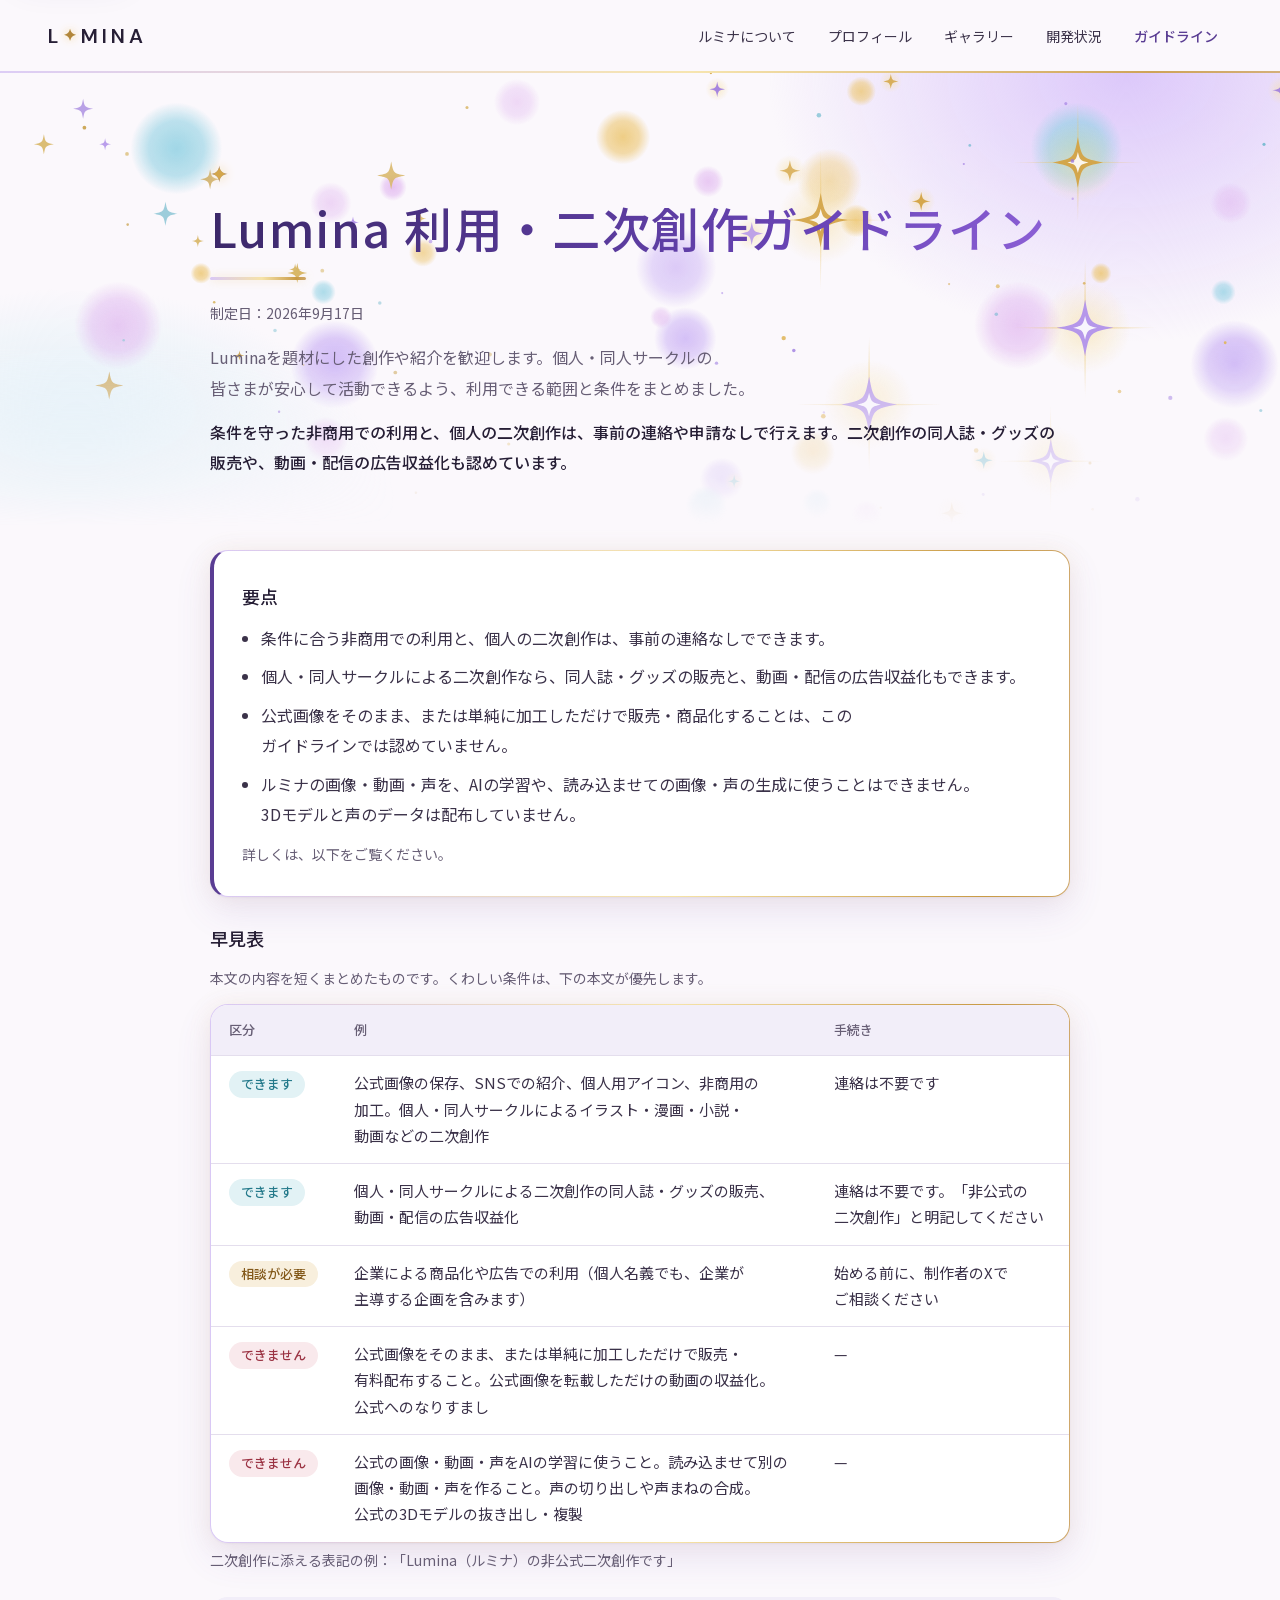
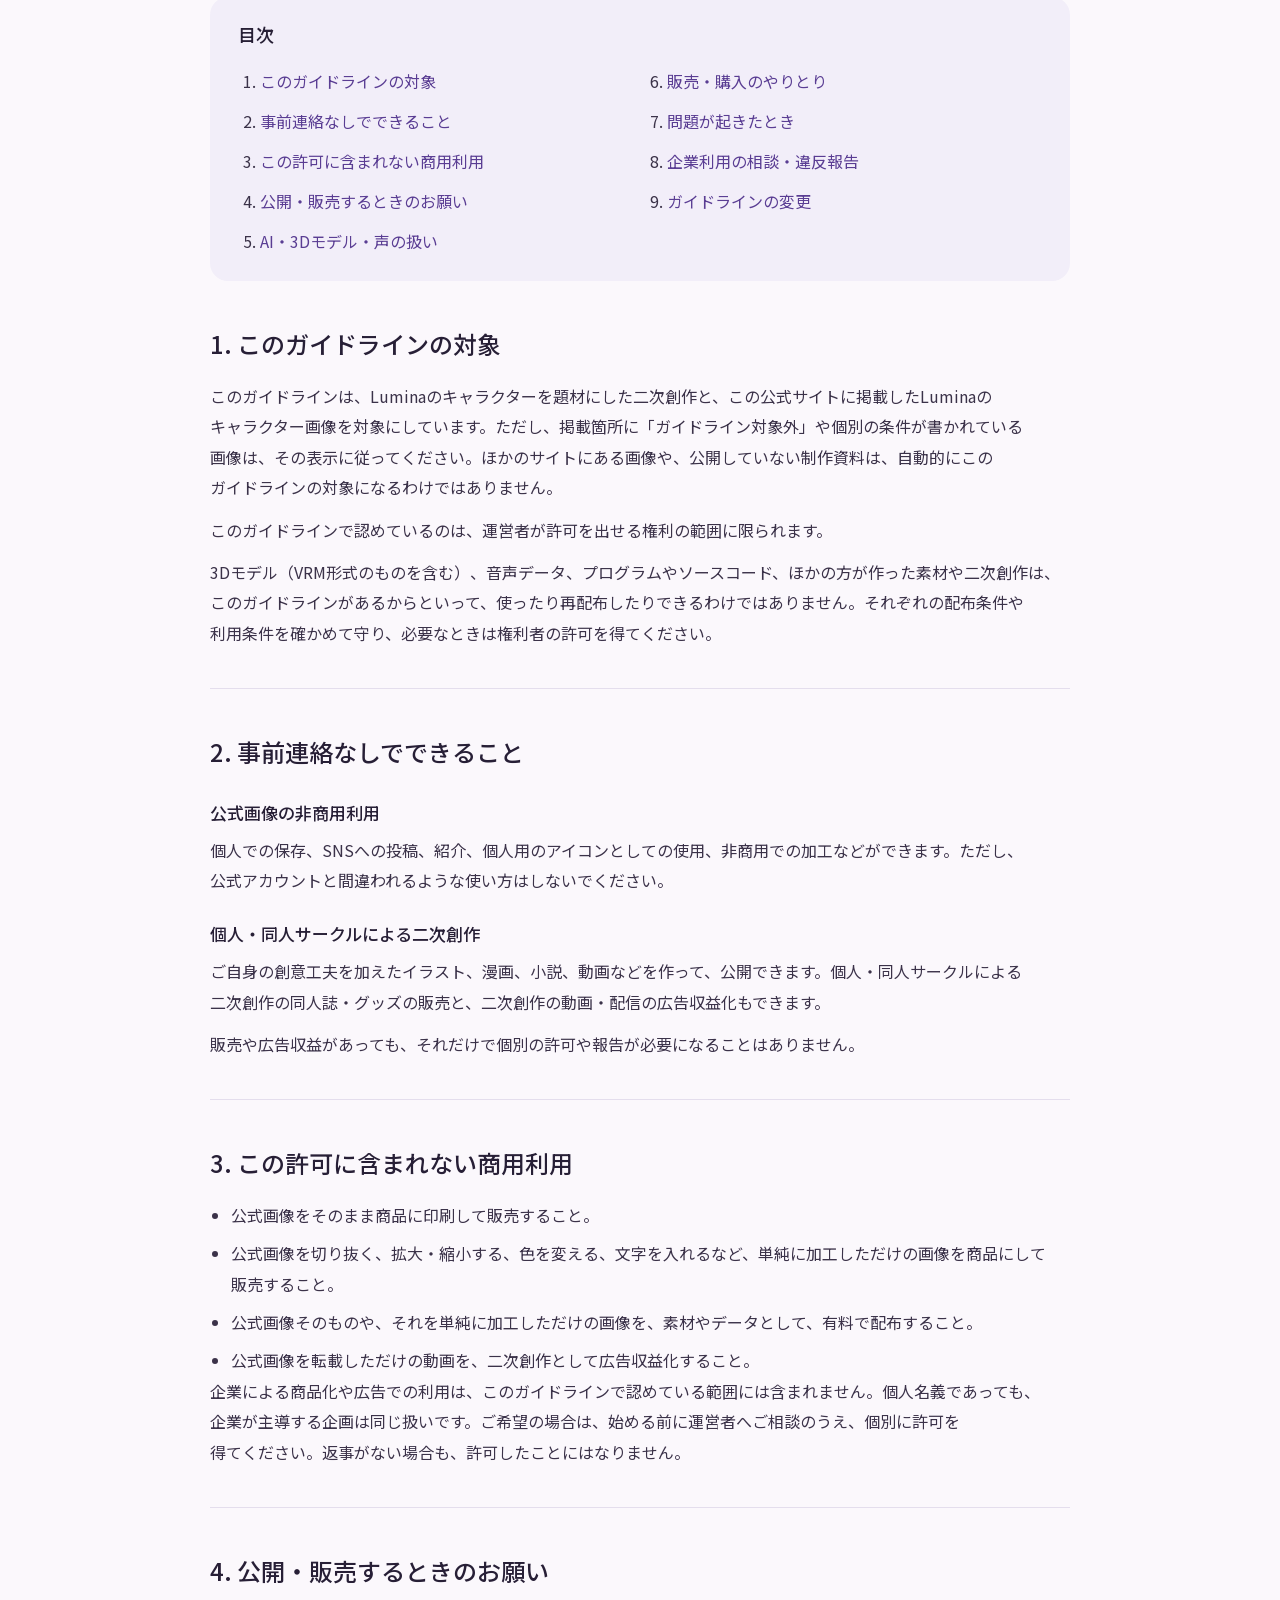
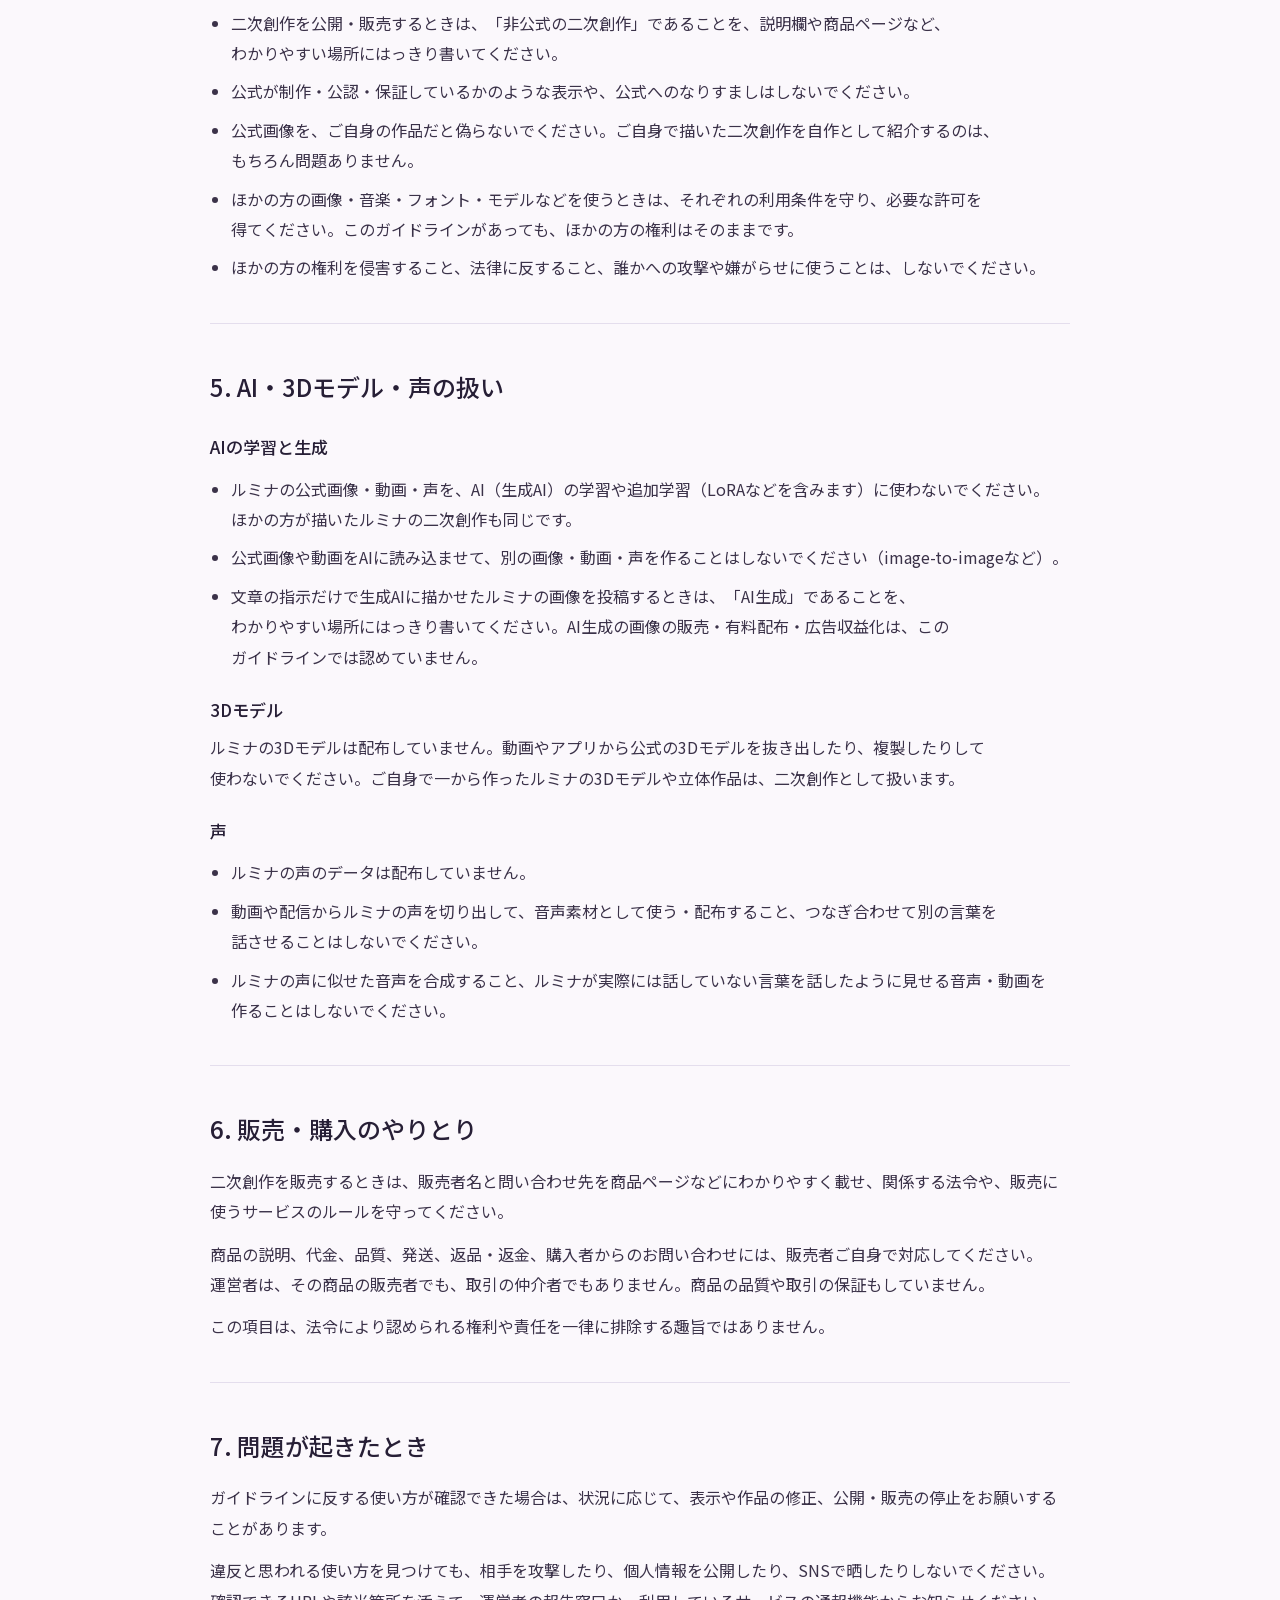
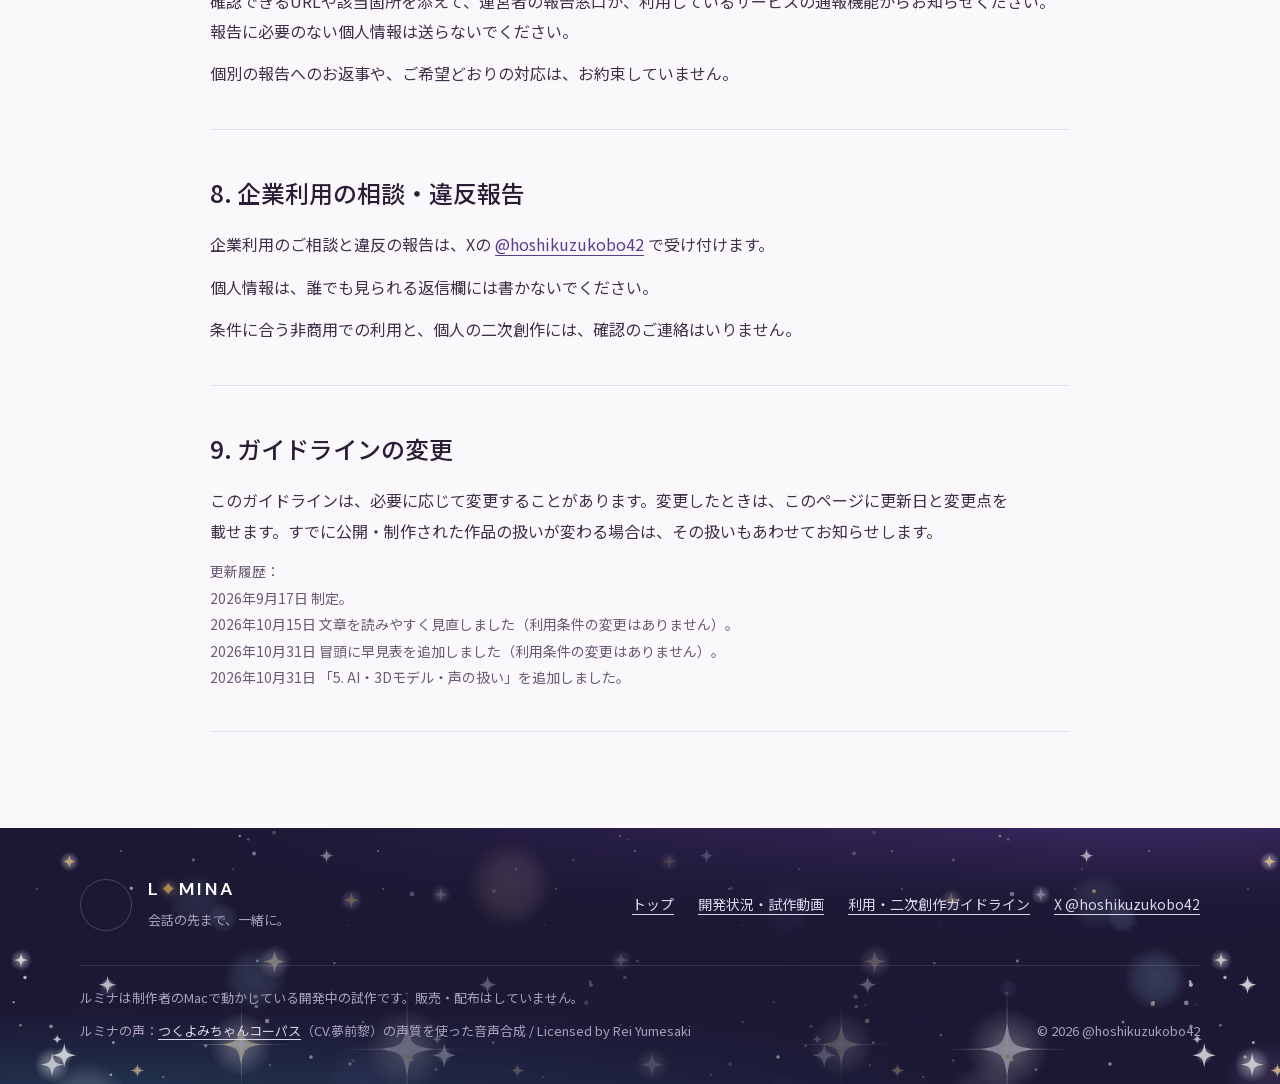
<file: guidelines.html>
<!DOCTYPE html>
<html lang="ja">
<head>
  <meta charset="UTF-8">
  <meta http-equiv="Content-Security-Policy" content="default-src 'none'; script-src 'self'; style-src 'self'; img-src 'self'; font-src 'self'; media-src 'self'; connect-src 'none'; base-uri 'none'; form-action 'none'; object-src 'none'; upgrade-insecure-requests">
  <meta name="referrer" content="strict-origin-when-cross-origin">
  <meta name="viewport" content="width=device-width, initial-scale=1">
  <title>利用・二次創作ガイドライン｜Lumina（ルミナ）</title>
  <meta name="description" content="Lumina（ルミナ）の利用・二次創作ガイドラインです。非商用での利用、個人・同人サークルによる二次創作の販売と広告収益化、公式画像の利用条件、相談・報告の窓口をまとめています。">
  <meta name="theme-color" content="#f8f6fb">
  <link rel="canonical" href="https://hoshikuzukobo42-maker.github.io/lumina-hp/guidelines.html">
  <meta property="og:type" content="website">
  <meta property="og:site_name" content="Lumina（ルミナ）">
  <meta property="og:title" content="利用・二次創作ガイドライン｜Lumina（ルミナ）">
  <meta property="og:description" content="Lumina（ルミナ）の利用・二次創作ガイドラインです。非商用での利用、個人・同人サークルによる二次創作の販売と広告収益化、公式画像の利用条件、相談・報告の窓口をまとめています。">
  <meta property="og:url" content="https://hoshikuzukobo42-maker.github.io/lumina-hp/guidelines.html">
  <meta property="og:image" content="https://hoshikuzukobo42-maker.github.io/lumina-hp/images/ogp/guidelines.jpg">
  <meta property="og:image:width" content="1200">
  <meta property="og:image:height" content="630">
  <meta property="og:image:alt" content="ルミナの全身デザインのイラストと、「利用・二次創作ガイドライン」の文字">
  <meta property="og:locale" content="ja_JP">
  <meta name="twitter:card" content="summary_large_image">
  <meta name="twitter:site" content="@hoshikuzukobo42">
  <meta name="twitter:title" content="利用・二次創作ガイドライン｜Lumina（ルミナ）">
  <meta name="twitter:description" content="Lumina（ルミナ）の利用・二次創作ガイドラインです。非商用での利用、個人・同人サークルによる二次創作の販売と広告収益化、公式画像の利用条件、相談・報告の窓口をまとめています。">
  <meta name="twitter:image" content="https://hoshikuzukobo42-maker.github.io/lumina-hp/images/ogp/guidelines.jpg">
  <meta name="twitter:image:alt" content="ルミナの全身デザインのイラストと、「利用・二次創作ガイドライン」の文字">
  <link rel="icon" type="image/png" sizes="32x32" href="images/icons/favicon-32.png">
  <link rel="apple-touch-icon" sizes="180x180" href="images/icons/apple-touch-icon.png">
  <link rel="stylesheet" href="css/fonts.css">
  <link rel="stylesheet" href="css/site.css">
</head>
<body class="guide">
  <a class="skip" href="#main">本文へ移動</a>
  <header class="masthead">
    <div class="masthead-inner">
      <a class="brand" href="index.html" aria-label="Lumina トップページ">L<span class="brand-star" aria-hidden="true">✦</span>MINA</a>
      <nav class="global-nav" aria-label="メインナビゲーション"><a href="index.html#about">ルミナについて</a><a href="index.html#profile">プロフィール</a><a href="index.html#gallery">ギャラリー</a><a href="development.html">開発状況</a><a href="guidelines.html" aria-current="page">ガイドライン</a></nav>
    </div>
  </header>
  <main id="main" tabindex="-1">
    <div class="wrap-narrow rules-wrap">
      <header class="page-head">
        <h1>Lumina <span class="nowrap">利用・二次創作</span><wbr><span class="nowrap">ガイドライン</span></h1>
        <p class="date">制定日：<time datetime="2026-09-17">2026年9月17日</time></p>
        <p class="lead">Luminaを題材にした創作や紹介を歓迎します。個人・同人サークルの皆さまが安心して活動できるよう、利用できる範囲と条件をまとめました。</p>
        <p><strong>条件を守った非商用での利用と、個人の二次創作は、事前の連絡や申請なしで行えます。二次創作の同人誌・グッズの販売や、動画・配信の広告収益化も認めています。</strong></p>
      </header>

      <aside class="summary" aria-labelledby="summary-heading">
        <h2 id="summary-heading">要点</h2>
        <ul>
          <li>条件に合う非商用での利用と、個人の二次創作は、事前の連絡なしでできます。</li>
          <li>個人・同人サークルによる二次創作なら、同人誌・グッズの販売と、動画・配信の広告収益化もできます。</li>
          <li>公式画像をそのまま、または単純に加工しただけで販売・商品化することは、このガイドラインでは認めていません。</li>
          <li>ルミナの画像・動画・声を、AIの学習や、読み込ませての画像・声の生成に使うことはできません。3Dモデルと声のデータは配布していません。</li>
        </ul>
        <p>詳しくは、以下をご覧ください。</p>
      </aside>

      <section class="quick" aria-labelledby="quick-heading">
        <h2 id="quick-heading">早見表</h2>
        <p class="quick-note">本文の内容を短くまとめたものです。くわしい条件は、下の本文が優先します。</p>
        <div class="quick-wrap">
        <table>
          <thead><tr><th scope="col">区分</th><th scope="col">例</th><th scope="col">手続き</th></tr></thead>
          <tbody>
            <tr><th scope="row"><span class="mark ok">できます</span></th><td>公式画像の保存、SNSでの紹介、個人用アイコン、非商用の加工。個人・同人サークルによるイラスト・漫画・小説・動画などの二次創作</td><td>連絡は不要です</td></tr>
            <tr><th scope="row"><span class="mark ok">できます</span></th><td>個人・同人サークルによる二次創作の同人誌・グッズの販売、動画・配信の広告収益化</td><td>連絡は不要です。「非公式の二次創作」と明記してください</td></tr>
            <tr><th scope="row"><span class="mark ask">相談が必要</span></th><td>企業による商品化や広告での利用（個人名義でも、企業が主導する企画を含みます）</td><td>始める前に、制作者のXでご相談ください</td></tr>
            <tr><th scope="row"><span class="mark ng">できません</span></th><td>公式画像をそのまま、または単純に加工しただけで販売・有料配布すること。公式画像を転載しただけの動画の収益化。公式へのなりすまし</td><td>—</td></tr>
            <tr><th scope="row"><span class="mark ng">できません</span></th><td>公式の画像・動画・声をAIの学習に使うこと。読み込ませて別の画像・動画・声を作ること。声の切り出しや声まねの合成。公式の3Dモデルの抜き出し・複製</td><td>—</td></tr>
          </tbody>
        </table>
        </div>
        <p class="quick-note">二次創作に添える表記の例：「Lumina（ルミナ）の非公式二次創作です」</p>
      </section>

      <nav class="contents" aria-labelledby="contents-heading">
        <h2 id="contents-heading">目次</h2>
        <ol>
          <li><a href="#scope">このガイドラインの対象</a></li>
          <li><a href="#allowed">事前連絡なしでできること</a></li>
          <li><a href="#commercial">この許可に含まれない商用利用</a></li>
          <li><a href="#conditions">公開・販売するときのお願い</a></li>
          <li><a href="#ai">AI・3Dモデル・声の扱い</a></li>
          <li><a href="#sales">販売・購入のやりとり</a></li>
          <li><a href="#problems">問題が起きたとき</a></li>
          <li><a href="#contact">企業利用の相談・違反報告</a></li>
          <li><a href="#changes">ガイドラインの変更</a></li>
        </ol>
      </nav>

      <article class="rules" aria-label="ガイドラインの本文">
        <section id="scope" aria-labelledby="scope-heading">
          <h2 id="scope-heading">1.&nbsp;このガイドラインの<wbr>対象</h2>
          <p>このガイドラインは、Luminaのキャラクターを題材にした二次創作と、この公式サイトに掲載したLuminaのキャラクター画像を対象にしています。ただし、掲載箇所に「ガイドライン対象外」や個別の条件が書かれている画像は、その表示に従ってください。ほかのサイトにある画像や、公開していない制作資料は、自動的にこのガイドラインの対象になるわけではありません。</p>
          <p>このガイドラインで認めているのは、運営者が許可を出せる権利の範囲に限られます。</p>
          <p>3Dモデル（VRM形式のものを含む）、音声データ、プログラムやソースコード、ほかの方が作った素材や二次創作は、このガイドラインがあるからといって、使ったり再配布したりできるわけではありません。それぞれの配布条件や利用条件を確かめて守り、必要なときは権利者の許可を得てください。</p>
        </section>

        <section id="allowed" aria-labelledby="allowed-heading">
          <h2 id="allowed-heading">2.&nbsp;事前連絡なしで<wbr>できること</h2>
          <h3>公式画像の非商用利用</h3>
          <p>個人での保存、SNSへの投稿、紹介、個人用のアイコンとしての使用、非商用での加工などができます。ただし、公式アカウントと間違われるような使い方はしないでください。</p>
          <h3><span class="nowrap">個人・同人サークル</span>による<wbr>二次創作</h3>
          <p>ご自身の創意工夫を加えたイラスト、漫画、小説、動画などを作って、公開できます。個人・同人サークルによる二次創作の同人誌・グッズの販売と、二次創作の動画・配信の広告収益化もできます。</p>
          <p>販売や広告収益があっても、それだけで個別の許可や報告が必要になることはありません。</p>
        </section>

        <section id="commercial" aria-labelledby="commercial-heading">
          <h2 id="commercial-heading">3.&nbsp;この許可に<wbr>含まれない<wbr>商用利用</h2>
          <ul>
            <li>公式画像をそのまま商品に印刷して販売すること。</li>
            <li>公式画像を切り抜く、拡大・縮小する、色を変える、文字を入れるなど、単純に加工しただけの画像を商品にして販売すること。</li>
            <li>公式画像そのものや、それを単純に加工しただけの画像を、素材やデータとして、有料で配布すること。</li>
            <li>公式画像を転載しただけの動画を、二次創作として広告収益化すること。</li>
          </ul>
          <p>企業による商品化や広告での利用は、このガイドラインで認めている範囲には含まれません。個人名義であっても、企業が主導する企画は同じ扱いです。ご希望の場合は、始める前に運営者へご相談のうえ、個別に許可を得てください。返事がない場合も、許可したことにはなりません。</p>
        </section>

        <section id="conditions" aria-labelledby="conditions-heading">
          <h2 id="conditions-heading">4.&nbsp;<span class="nowrap">公開・販売</span>するときの<wbr>お願い</h2>
          <ul>
            <li>二次創作を公開・販売するときは、「非公式の二次創作」であることを、説明欄や商品ページなど、わかりやすい場所にはっきり書いてください。</li>
            <li>公式が制作・公認・保証しているかのような表示や、公式へのなりすましはしないでください。</li>
            <li>公式画像を、ご自身の作品だと偽らないでください。ご自身で描いた二次創作を自作として紹介するのは、もちろん問題ありません。</li>
            <li>ほかの方の画像・音楽・フォント・モデルなどを使うときは、それぞれの利用条件を守り、必要な許可を得てください。このガイドラインがあっても、ほかの方の権利はそのままです。</li>
            <li>ほかの方の権利を侵害すること、法律に反すること、誰かへの攻撃や嫌がらせに使うことは、しないでください。</li>
          </ul>
        </section>

        <section id="ai" aria-labelledby="ai-heading">
          <h2 id="ai-heading">5.&nbsp;AI・3Dモデル・<wbr>声の扱い</h2>
          <h3>AIの学習と生成</h3>
          <ul>
            <li>ルミナの公式画像・動画・声を、AI（生成AI）の学習や追加学習（LoRAなどを含みます）に使わないでください。ほかの方が描いたルミナの二次創作も同じです。</li>
            <li>公式画像や動画をAIに読み込ませて、別の画像・動画・声を作ることはしないでください（image-to-imageなど）。</li>
            <li>文章の指示だけで生成AIに描かせたルミナの画像を投稿するときは、「AI生成」であることを、わかりやすい場所にはっきり書いてください。AI生成の画像の販売・有料配布・広告収益化は、このガイドラインでは認めていません。</li>
          </ul>
          <h3>3Dモデル</h3>
          <p>ルミナの3Dモデルは配布していません。動画やアプリから公式の3Dモデルを抜き出したり、複製したりして使わないでください。ご自身で一から作ったルミナの3Dモデルや立体作品は、二次創作として扱います。</p>
          <h3>声</h3>
          <ul>
            <li>ルミナの声のデータは配布していません。</li>
            <li>動画や配信からルミナの声を切り出して、音声素材として使う・配布すること、つなぎ合わせて別の言葉を話させることはしないでください。</li>
            <li>ルミナの声に似せた音声を合成すること、ルミナが実際には話していない言葉を話したように見せる音声・動画を作ることはしないでください。</li>
          </ul>
        </section>

        <section id="sales" aria-labelledby="sales-heading">
          <h2 id="sales-heading">6.&nbsp;<span class="nowrap">販売・購入</span>の<wbr>やりとり</h2>
          <p>二次創作を販売するときは、販売者名と問い合わせ先を商品ページなどにわかりやすく載せ、関係する法令や、販売に使うサービスのルールを守ってください。</p>
          <p>商品の説明、代金、品質、発送、返品・返金、購入者からのお問い合わせには、販売者ご自身で対応してください。運営者は、その商品の販売者でも、取引の仲介者でもありません。商品の品質や取引の保証もしていません。</p>
          <p>この項目は、法令により認められる権利や責任を一律に排除する趣旨ではありません。</p>
        </section>

        <section id="problems" aria-labelledby="problems-heading">
          <h2 id="problems-heading">7.&nbsp;問題が<wbr>起きたとき</h2>
          <p>ガイドラインに反する使い方が確認できた場合は、状況に応じて、表示や作品の修正、公開・販売の停止をお願いすることがあります。</p>
          <p>違反と思われる使い方を見つけても、相手を攻撃したり、個人情報を公開したり、SNSで晒したりしないでください。確認できるURLや該当箇所を添えて、運営者の報告窓口か、利用しているサービスの通報機能からお知らせください。報告に必要のない個人情報は送らないでください。</p>
          <p>個別の報告へのお返事や、ご希望どおりの対応は、お約束していません。</p>
        </section>

        <section id="contact" aria-labelledby="contact-heading">
          <h2 id="contact-heading">8.&nbsp;企業利用の<wbr><span class="nowrap">相談・違反報告</span></h2>
          <p>企業利用のご相談と違反の報告は、Xの <a class="contact-link" href="https://x.com/hoshikuzukobo42" rel="external noopener">@hoshikuzukobo42</a> で受け付けます。</p>
          <p>個人情報は、誰でも見られる返信欄には書かないでください。</p>
          <p>条件に合う非商用での利用と、個人の二次創作には、確認のご連絡はいりません。</p>
        </section>

        <section id="changes" aria-labelledby="changes-heading">
          <h2 id="changes-heading">9.&nbsp;ガイドラインの<wbr>変更</h2>
          <p>このガイドラインは、必要に応じて変更することがあります。変更したときは、このページに更新日と変更点を載せます。すでに公開・制作された作品の扱いが変わる場合は、その扱いもあわせてお知らせします。</p>
          <p class="history">更新履歴：<br><time datetime="2026-09-17">2026年9月17日</time> 制定。<br><time datetime="2026-10-15">2026年10月15日</time> <span class="nowrap">文章を読みやすく</span><wbr><span class="nowrap">見直しました</span><wbr><span class="nowrap">（利用条件の</span><wbr><span class="nowrap">変更はありません）。</span><br><time datetime="2026-10-31">2026年10月31日</time> 冒頭に早見表を追加しました（利用条件の変更はありません）。<br><time datetime="2026-10-31">2026年10月31日</time> 「5.&nbsp;AI・3Dモデル・声の扱い」を追加しました。</p>
        </section>
      </article>
    </div>
  </main>
  <footer class="site-footer">
    <div class="footer-inner">
      <div class="footer-id"><img src="images/r3/icon-portrait.webp" width="256" height="256" loading="lazy" alt=""><div><p class="brand">L<span class="brand-star" aria-hidden="true">✦</span>MINA</p><p>会話の先まで、一緒に。</p></div></div>
      <nav class="footer-nav" aria-label="サイト内リンク"><a href="index.html">トップ</a><a href="development.html">開発状況・試作動画</a><a href="guidelines.html">利用・二次創作ガイドライン</a><a href="https://x.com/hoshikuzukobo42" rel="external noopener">X @hoshikuzukobo42</a></nav>
    </div>
    <div class="footer-bottom"><p>ルミナは制作者のMacで動かしている開発中の試作です。販売・配布はしていません。</p><p>ルミナの声：<a href="https://tyc.rei-yumesaki.net/material/corpus/" rel="external noopener">つくよみちゃんコーパス</a>（CV.夢前黎）の声質を使った音声合成 / Licensed by Rei Yumesaki</p><p>© 2026 @hoshikuzukobo42</p></div>
  </footer>
</body>
</html>
</file>
<file: css/fonts.css>
/* Self-hosted web fonts: the same WOFF2 files and unicode-range slices that Google Fonts served for
 * DM Sans (wght 300/400/500/600) and Noto Sans JP (wght 300/400/500), declared in the same order,
 * so no request leaves this site. Only the slices the three pages use are included.
 * Licences: fonts/OFL-DMSans.txt, fonts/OFL-NotoSansJP.txt (SIL Open Font License 1.1). */

@font-face {
  font-family: 'DM Sans';
  font-style: normal;
  font-weight: 300;
  font-display: swap;
  src: url(../fonts/dm-sans-latin.woff2) format('woff2');
  unicode-range: U+0000-00FF, U+0131, U+0152-0153, U+02BB-02BC, U+02C6, U+02DA, U+02DC, U+0304, U+0308, U+0329, U+2000-206F, U+20AC, U+2122, U+2191, U+2193, U+2212, U+2215, U+FEFF, U+FFFD;
}
@font-face {
  font-family: 'DM Sans';
  font-style: normal;
  font-weight: 400;
  font-display: swap;
  src: url(../fonts/dm-sans-latin.woff2) format('woff2');
  unicode-range: U+0000-00FF, U+0131, U+0152-0153, U+02BB-02BC, U+02C6, U+02DA, U+02DC, U+0304, U+0308, U+0329, U+2000-206F, U+20AC, U+2122, U+2191, U+2193, U+2212, U+2215, U+FEFF, U+FFFD;
}
@font-face {
  font-family: 'DM Sans';
  font-style: normal;
  font-weight: 500;
  font-display: swap;
  src: url(../fonts/dm-sans-latin.woff2) format('woff2');
  unicode-range: U+0000-00FF, U+0131, U+0152-0153, U+02BB-02BC, U+02C6, U+02DA, U+02DC, U+0304, U+0308, U+0329, U+2000-206F, U+20AC, U+2122, U+2191, U+2193, U+2212, U+2215, U+FEFF, U+FFFD;
}
@font-face {
  font-family: 'DM Sans';
  font-style: normal;
  font-weight: 600;
  font-display: swap;
  src: url(../fonts/dm-sans-latin.woff2) format('woff2');
  unicode-range: U+0000-00FF, U+0131, U+0152-0153, U+02BB-02BC, U+02C6, U+02DA, U+02DC, U+0304, U+0308, U+0329, U+2000-206F, U+20AC, U+2122, U+2191, U+2193, U+2212, U+2215, U+FEFF, U+FFFD;
}
@font-face {
  font-family: 'Noto Sans JP';
  font-style: normal;
  font-weight: 300;
  font-display: swap;
  src: url(../fonts/noto-sans-jp-61.woff2) format('woff2');
  unicode-range: U+a8, U+2032, U+2261, U+2282, U+3090, U+30f1, U+339c, U+535c, U+53d9, U+56a2, U+56c1, U+5806, U+589f, U+59d0, U+5a7f, U+60e0, U+639f, U+65af, U+68fa, U+69ae, U+6d1b, U+6ef2, U+71fb, U+725d, U+7262, U+75bc, U+7768, U+7940, U+79bf, U+7bed, U+7d68, U+7dfb, U+814b, U+8207, U+83e9, U+8494, U+8526, U+8568, U+85ea, U+86d9, U+87ba, U+8861, U+887f, U+8fe6, U+9059, U+9061, U+916a, U+976d, U+97ad, U+9ece;
}
@font-face {
  font-family: 'Noto Sans JP';
  font-style: normal;
  font-weight: 300;
  font-display: swap;
  src: url(../fonts/noto-sans-jp-62.woff2) format('woff2');
  unicode-range: U+2d9, U+21d4, U+301d, U+515c, U+52fe, U+5420, U+5750, U+5766, U+5954, U+5b95, U+5f8a, U+5f98, U+620c, U+621f, U+641c, U+66d9, U+676d, U+6775, U+67f5, U+694a, U+6a02, U+6a3a, U+6a80, U+6c23, U+6c72, U+6dcb, U+6faa, U+707c, U+71c8, U+7422, U+74e2, U+7791, U+7825, U+7a14, U+7a1c, U+7c95, U+7fc1, U+82a5, U+82db, U+8304, U+853d, U+8cd3, U+8de8, U+8f0c, U+8f3f, U+9091, U+91c7, U+929a, U+98af, U+9913;
}
@font-face {
  font-family: 'Noto Sans JP';
  font-style: normal;
  font-weight: 300;
  font-display: swap;
  src: url(../fonts/noto-sans-jp-68.woff2) format('woff2');
  unicode-range: U+251c, U+2523, U+4e14, U+545f, U+54bd, U+553e, U+55dc, U+56da, U+589c, U+5b55, U+5bb5, U+5ce1, U+5df4, U+5eb6, U+5ec9, U+6191, U+62f7, U+6357, U+64a5, U+6591, U+65bc, U+6897, U+6e1a, U+7063, U+711a, U+721b, U+722c, U+75b9, U+75d5, U+75fa, U+7766, U+7aae, U+7b48, U+7b8b, U+7d21, U+7e55, U+7f75, U+842c, U+8910, U+8a63, U+8b39, U+8b5a, U+8cdc, U+8d74, U+907d, U+91e7, U+9306, U+96bc, U+98f4, U+9ac4;
}
@font-face {
  font-family: 'Noto Sans JP';
  font-style: normal;
  font-weight: 300;
  font-display: swap;
  src: url(../fonts/noto-sans-jp-76.woff2) format('woff2');
  unicode-range: U+2266-2267, U+4f2f, U+5208, U+5451, U+546a, U+5589, U+576a, U+5815, U+5a9a, U+5b9b, U+5c3a, U+5efb, U+5faa, U+6109, U+6643, U+6652, U+695a, U+69fd, U+6b86, U+6bb4, U+6daf, U+7089, U+70cf, U+7a00, U+7a4f, U+7b39, U+7d33, U+80e1, U+828b, U+82a6, U+86cd, U+8c8c, U+8cca, U+8df3, U+9077, U+9175, U+91dc, U+925b, U+9262, U+9271, U+92ed, U+9855, U+9905, U+9d28, U+ff3f, U+ff58, U+ff68, U+ff6d, U+ff9c;
}
@font-face {
  font-family: 'Noto Sans JP';
  font-style: normal;
  font-weight: 300;
  font-display: swap;
  src: url(../fonts/noto-sans-jp-78.woff2) format('woff2');
  unicode-range: U+4e32, U+51db, U+53a8, U+53ea, U+5609, U+5674, U+5a92, U+5e7e, U+6115, U+611a, U+62cc, U+62ed, U+63c9, U+64b9, U+64e6, U+65cb, U+6606, U+6731, U+683d, U+6afb, U+7460, U+771e, U+78ef, U+7b26, U+7b51, U+7cde, U+7d10, U+7d2f, U+7d46, U+80de, U+819c, U+84b2, U+85cd, U+865a, U+8ecc, U+9022, U+90b8, U+9192, U+9675, U+96b7, U+99ff, U+ff44, U+ff55, U+ff6c, U+ff73, U+ff75, U+ff86, U+ff8d, U+ff92, U+ffe3;
}
@font-face {
  font-family: 'Noto Sans JP';
  font-style: normal;
  font-weight: 300;
  font-display: swap;
  src: url(../fonts/noto-sans-jp-82.woff2) format('woff2');
  unicode-range: U+2103, U+5049, U+52b1, U+5320, U+5553, U+572d, U+58c7, U+5b5d, U+5bc2, U+5de3, U+5e61, U+5f80, U+61a9, U+67d0, U+67f4, U+6c88, U+6ca1, U+6ce5, U+6d78, U+6e9c, U+6f54, U+731b, U+73b2, U+74a7, U+74f6, U+75e9, U+7b20, U+7c8b, U+7f72, U+809d, U+8108, U+82b3, U+82bd, U+84b8, U+84c4, U+88c2, U+8ae6, U+8ef8, U+902e, U+9065, U+9326, U+935b, U+938c, U+9676, U+9694, U+96f7, U+9ed9, U+ff48, U+ff4c, U+ff81;
}
@font-face {
  font-family: 'Noto Sans JP';
  font-style: normal;
  font-weight: 300;
  font-display: swap;
  src: url(../fonts/noto-sans-jp-83.woff2) format('woff2');
  unicode-range: U+2500, U+3008-3009, U+4ead, U+4f0f, U+4fca, U+53eb, U+543e, U+57a2, U+5cf0, U+5e8f, U+5fe0, U+61b2, U+62d8, U+6442, U+64b2, U+6589, U+659c, U+67f1, U+68c4, U+6cb8, U+6d12, U+6de1, U+6fe1, U+70c8, U+723d, U+73e0, U+7656, U+773a, U+7948, U+7b87, U+7c92, U+7d3a, U+7e1b, U+7e4a, U+819a, U+8358, U+83c5, U+84bc, U+864e, U+8912, U+8c9e, U+8d05, U+92fc, U+9396, U+98fd, U+99d2, U+ff64, U+ff7a, U+ff83;
}
@font-face {
  font-family: 'Noto Sans JP';
  font-style: normal;
  font-weight: 300;
  font-display: swap;
  src: url(../fonts/noto-sans-jp-85.woff2) format('woff2');
  unicode-range: U+25c7, U+3007, U+504f, U+507d, U+51a0, U+52a3, U+5410, U+5510, U+559a, U+5782, U+582a, U+5c0a, U+5c3f, U+5c48, U+5f6b, U+6176, U+622f, U+6279, U+62bd, U+62dd, U+65ed, U+67b6, U+6817, U+6850, U+6d6a, U+6deb, U+6ea2, U+6edd, U+6f5c, U+72e9, U+73a9, U+7573, U+76bf, U+7950, U+7956, U+7f8a, U+7ffc, U+80a2, U+80c3, U+83ca, U+8a02, U+8a13, U+8df5, U+9375, U+983b, U+99b4, U+ff4e, U+ff71, U+ff89, U+ff97;
}
@font-face {
  font-family: 'Noto Sans JP';
  font-style: normal;
  font-weight: 300;
  font-display: swap;
  src: url(../fonts/noto-sans-jp-86.woff2) format('woff2');
  unicode-range: U+24, U+2022, U+2212, U+221f, U+2665, U+4ecf, U+5100, U+51cd, U+52d8, U+5378, U+53f6, U+574a, U+5982, U+5996, U+5c1a, U+5e1d, U+5f84, U+609f, U+61a7, U+61f8, U+6398, U+63ee, U+6676, U+6691, U+6eb6, U+7126, U+71e5, U+7687, U+7965, U+7d17, U+80a1, U+8107, U+8266, U+85a6, U+8987, U+8ca2, U+8cab, U+8e0a, U+9042, U+95c7, U+9810, U+9867, U+98fc, U+ff52-ff54, U+ff61, U+ff77, U+ff98-ff99;
}
@font-face {
  font-family: 'Noto Sans JP';
  font-style: normal;
  font-weight: 300;
  font-display: swap;
  src: url(../fonts/noto-sans-jp-87.woff2) format('woff2');
  unicode-range: U+b0, U+226a, U+2462, U+4e39, U+4fc3, U+4fd7, U+50be, U+50da, U+5200, U+5211, U+54f2, U+5618, U+596a, U+5b22, U+5bb4, U+5d50, U+60a3, U+63fa, U+658e, U+65e8, U+6669, U+6795, U+679d, U+67a0, U+6b3a, U+6e09, U+757f, U+7cd6, U+7dbe, U+7ffb, U+83cc, U+83f1, U+840c, U+845b, U+8846, U+8972, U+8a34, U+8a50, U+8a87, U+8edf, U+8ff0, U+90a6, U+9154, U+95a3, U+9663, U+9686, U+96c7, U+ff3c, U+ff7c, U+ff8a;
}
@font-face {
  font-family: 'Noto Sans JP';
  font-style: normal;
  font-weight: 300;
  font-display: swap;
  src: url(../fonts/noto-sans-jp-88.woff2) format('woff2');
  unicode-range: U+25bd, U+4e59, U+4ec1, U+4ff3, U+515a, U+518a, U+525b, U+5375, U+552f, U+57a3, U+5b9c, U+5c3d, U+5e3d, U+5e7b, U+5f0a, U+6094, U+6458, U+654f, U+67f3, U+6b8a, U+6bd2, U+6c37, U+6ce1, U+6e56, U+6e7f, U+6ed1, U+6ede, U+6f0f, U+70ad, U+7267, U+7363, U+786c, U+7a42, U+7db2, U+7f85, U+8178, U+829d, U+8896, U+8c5a, U+8cb0, U+8ce2, U+8ed2, U+9047, U+9177, U+970a, U+9ea6, U+ff1b, U+ff31, U+ff39, U+ff80;
}
@font-face {
  font-family: 'Noto Sans JP';
  font-style: normal;
  font-weight: 300;
  font-display: swap;
  src: url(../fonts/noto-sans-jp-90.woff2) format('woff2');
  unicode-range: U+4e18, U+4fb5, U+5104, U+52c7, U+5353, U+5374, U+53e5, U+587e, U+594f, U+5a20, U+5de1, U+5f18, U+5fcd, U+6291, U+62ab, U+6355, U+6392, U+63da, U+63e1, U+656c, U+6687, U+68b0-68b1, U+68d2, U+68da, U+6b27, U+6cbc, U+7159, U+7344, U+73cd, U+76df, U+790e, U+7cf8, U+8102, U+88c1, U+8aa0, U+8e0f, U+9178, U+92ad, U+9670, U+96c5, U+9cf4, U+9db4, U+ff3e, U+ff6f, U+ff72, U+ff78, U+ff7d, U+ff84, U+ff8c;
}
@font-face {
  font-family: 'Noto Sans JP';
  font-style: normal;
  font-weight: 300;
  font-display: swap;
  src: url(../fonts/noto-sans-jp-91.woff2) format('woff2');
  unicode-range: U+60, U+2200, U+226b, U+2461, U+517c, U+526f, U+5800, U+5b97, U+5bf8, U+5c01, U+5d29, U+5e4c, U+5e81, U+6065, U+61d0, U+667a, U+6696, U+6843, U+6c99, U+6d99, U+6ec5, U+6f22, U+6f6e, U+6fa4, U+6fef, U+71c3, U+72d9, U+7384, U+78e8, U+7a1a, U+7a32, U+7a3c, U+7adc, U+7ca7, U+7d2b, U+7dad, U+7e4b, U+80a9, U+8170, U+81ed, U+820e, U+8a17, U+8afe, U+90aa, U+914e, U+963f, U+99c4, U+9eba, U+9f3b, U+ff38;
}
@font-face {
  font-family: 'Noto Sans JP';
  font-style: normal;
  font-weight: 300;
  font-display: swap;
  src: url(../fonts/noto-sans-jp-92.woff2) format('woff2');
  unicode-range: U+2460, U+4e5f, U+4e7e, U+4ed9, U+501f, U+502b, U+5968, U+5974, U+5ac1, U+5b99, U+5ba3, U+5be7, U+5be9, U+5c64, U+5cb8, U+5ec3, U+5f1f, U+616e, U+6297, U+62e0, U+62ec, U+6368, U+642d, U+65e6, U+6717, U+676f, U+6b04, U+732e, U+7652, U+76ca, U+76d7, U+7802, U+7e70, U+7f6a, U+8133, U+81e8, U+866b, U+878d, U+88f8, U+8a5e, U+8cdb, U+8d08, U+907a, U+90e1, U+96f2, U+9f8d, U+ff35, U+ff37, U+ff40, U+ff9d;
}
@font-face {
  font-family: 'Noto Sans JP';
  font-style: normal;
  font-weight: 300;
  font-display: swap;
  src: url(../fonts/noto-sans-jp-93.woff2) format('woff2');
  unicode-range: U+21d2, U+25ce, U+300a-300b, U+4e89, U+4e9c, U+4ea1, U+5263, U+53cc, U+5426, U+5869, U+5947, U+598a, U+5999, U+5e55, U+5e72, U+5e79, U+5fae, U+5fb9, U+602a, U+6163, U+624d, U+6749, U+6c5a, U+6cbf, U+6d45, U+6dfb, U+6e7e, U+708e, U+725b, U+7763, U+79c0, U+7bc4, U+7c89, U+7e01, U+7e2e, U+8010, U+8033, U+8c6a, U+8cc3, U+8f1d, U+8f9b, U+8fb2, U+907f, U+90f7, U+9707, U+9818, U+9b3c, U+ff0a, U+ff4d;
}
@font-face {
  font-family: 'Noto Sans JP';
  font-style: normal;
  font-weight: 300;
  font-display: swap;
  src: url(../fonts/noto-sans-jp-94.woff2) format('woff2');
  unicode-range: U+2015, U+2190, U+4e43, U+5019, U+5247, U+52e7, U+5438, U+54b2, U+55ab, U+57f7, U+5bd2, U+5e8a, U+5ef6, U+6016, U+60b2, U+6162, U+6319, U+6551, U+6607, U+66b4, U+675f, U+67d4, U+6b20, U+6b53, U+6ce3, U+719f, U+75b2, U+770b, U+7720, U+77ac, U+79d2, U+7af9, U+7d05, U+7dca, U+8056, U+80f8, U+81f3, U+8352, U+885d, U+8a70, U+8aa4, U+8cbc, U+900f, U+9084, U+91e3, U+9451, U+96c4, U+99c6, U+9ad4, U+ff70;
}
@font-face {
  font-family: 'Noto Sans JP';
  font-style: normal;
  font-weight: 300;
  font-display: swap;
  src: url(../fonts/noto-sans-jp-95.woff2) format('woff2');
  unicode-range: U+2193, U+25b2, U+4e4b, U+516d, U+51c4, U+529f, U+52c9, U+5360, U+5442, U+5857, U+5915, U+59eb, U+5a9b, U+5c3b, U+6012, U+61b6, U+62b1, U+6311, U+6577, U+65e2, U+65ec, U+6613, U+6790, U+6cb9, U+7372, U+76ae, U+7d5e, U+7fcc, U+88ab, U+88d5, U+8caf, U+8ddd, U+8ecd, U+8f38, U+8f9e, U+8feb, U+9063, U+90f5, U+93e1, U+968a, U+968f, U+98fe, U+9ec4, U+ff1d, U+ff27, U+ff2a, U+ff36, U+ff3b, U+ff3d, U+ffe5;
}
@font-face {
  font-family: 'Noto Sans JP';
  font-style: normal;
  font-weight: 300;
  font-display: swap;
  src: url(../fonts/noto-sans-jp-96.woff2) format('woff2');
  unicode-range: U+4e03, U+4f38, U+50b7, U+5264, U+5348, U+5371, U+585a, U+58ca, U+5951, U+59b9, U+59d4, U+5b98, U+5f8b, U+6388, U+64cd, U+65e7, U+6803, U+6b6f, U+6d66, U+6e0b, U+6ecb, U+6fc3, U+72ac, U+773c, U+77e2, U+7968, U+7a74, U+7dba, U+7dd1, U+7e3e, U+808c, U+811a, U+8179, U+8239, U+8584, U+8a0e, U+8a72, U+8b66, U+8c46, U+8f29, U+90a3, U+9234, U+96f0, U+9769, U+9774, U+9aa8, U+ff26, U+ff28, U+ff9e-ff9f;
}
@font-face {
  font-family: 'Noto Sans JP';
  font-style: normal;
  font-weight: 300;
  font-display: swap;
  src: url(../fonts/noto-sans-jp-97.woff2) format('woff2');
  unicode-range: U+7e, U+b4, U+25c6, U+2661, U+4e92, U+4eee, U+4ffa, U+5144, U+5237, U+5287, U+52b4, U+58c1, U+5bff, U+5c04, U+5c06, U+5e95, U+5f31, U+5f93, U+63c3, U+640d, U+6557, U+6614, U+662f, U+67d3, U+690d, U+6bba, U+6e6f, U+72af, U+732b, U+7518, U+7ae0, U+7ae5, U+7af6, U+822a, U+89e6, U+8a3a, U+8a98, U+8cb8, U+8de1, U+8e8d, U+95d8, U+961c, U+96a3, U+96ea, U+9bae, U+ff20, U+ff22, U+ff29, U+ff2b-ff2c;
}
@font-face {
  font-family: 'Noto Sans JP';
  font-style: normal;
  font-weight: 300;
  font-display: swap;
  src: url(../fonts/noto-sans-jp-98.woff2) format('woff2');
  unicode-range: U+25cb, U+4e71, U+4f59, U+50d5, U+520a, U+5217, U+5230, U+523a-523b, U+541b, U+5439, U+5747, U+59c9, U+5bdf, U+5c31, U+5de8, U+5e7c, U+5f69, U+6050, U+60d1, U+63cf, U+663c, U+67c4, U+6885, U+6c38, U+6d6e, U+6db2, U+6df7, U+6e2c, U+6f5f, U+7532, U+76e3-76e4, U+7701, U+793c, U+79f0, U+7a93, U+7d00, U+7de0, U+7e54, U+8328, U+8840, U+969c, U+96e8, U+9811, U+9aea, U+9b5a, U+ff24, U+ff2e, U+ff57;
}
@font-face {
  font-family: 'Noto Sans JP';
  font-style: normal;
  font-weight: 300;
  font-display: swap;
  src: url(../fonts/noto-sans-jp-99.woff2) format('woff2');
  unicode-range: U+2191, U+505c, U+52e4, U+5305, U+535a, U+56e0, U+59bb, U+5acc, U+5b09, U+5b87, U+5c90, U+5df1, U+5e2d, U+5e33, U+5f3e, U+6298, U+6383, U+653b, U+6697, U+6804, U+6a39, U+6cca, U+6e90, U+6f2b, U+702c, U+7206, U+7236, U+7559, U+7565, U+7591, U+75c7, U+75db, U+7b4b, U+7bb1, U+7d99, U+7fbd, U+8131, U+885b, U+8b1d, U+8ff7, U+9003, U+9045, U+96a0, U+9732, U+990a, U+99d0, U+9e97, U+9f62, U+ff25, U+ff2d;
}
@font-face {
  font-family: 'Noto Sans JP';
  font-style: normal;
  font-weight: 300;
  font-display: swap;
  src: url(../fonts/noto-sans-jp-100.woff2) format('woff2');
  unicode-range: U+4e08, U+4f9d, U+5012, U+514d, U+51b7, U+5275, U+53ca, U+53f8, U+5584, U+57fc, U+5b9d, U+5bfa, U+5c3e, U+5f01, U+5fb4, U+5fd7, U+606f, U+62e1, U+6563, U+6674, U+6cb3, U+6d3e, U+6d74, U+6e1b, U+6e2f, U+718a, U+7247, U+79d8, U+7d14, U+7d66, U+7d71, U+7df4, U+7e41, U+80cc, U+8155, U+83d3, U+8a95, U+8ab2, U+8ad6, U+8ca1, U+9000, U+9006, U+9678, U+97d3, U+9808, U+98ef, U+9a5a, U+9b45, U+ff23, U+ff30;
}
@font-face {
  font-family: 'Noto Sans JP';
  font-style: normal;
  font-weight: 300;
  font-display: swap;
  src: url(../fonts/noto-sans-jp-101.woff2) format('woff2');
  unicode-range: U+25bc, U+3012, U+4ef2, U+4f0a, U+516b, U+5373, U+539a, U+53b3, U+559c, U+56f0, U+5727, U+5742, U+5965, U+59ff, U+5bc6, U+5dfb, U+5e45, U+5ead, U+5fb3, U+6211, U+6253, U+639b, U+63a8, U+6545, U+6575, U+6628, U+672d, U+68a8, U+6bdb, U+6d25, U+707d, U+767e, U+7834, U+7b46, U+7bc9, U+8074, U+82e6, U+8349, U+8a2a, U+8d70, U+8da3, U+8fce, U+91cc, U+967d, U+97ff, U+9996, U+ff1c, U+ff2f, U+ff32, U+ff34;
}
@font-face {
  font-family: 'Noto Sans JP';
  font-style: normal;
  font-weight: 300;
  font-display: swap;
  src: url(../fonts/noto-sans-jp-102.woff2) format('woff2');
  unicode-range: U+3d, U+5e, U+25cf, U+4e0e, U+4e5d, U+4e73, U+4e94, U+4f3c, U+5009, U+5145, U+51ac, U+5238, U+524a, U+53f3, U+547c, U+5802, U+5922, U+5a66, U+5c0e, U+5de6, U+5fd8, U+5feb, U+6797, U+685c, U+6b7b, U+6c5f-6c60, U+6cc9, U+6ce2, U+6d17, U+6e21, U+7167, U+7642, U+76db, U+8001, U+821e, U+8857, U+89d2, U+8b1b, U+8b70, U+8cb4, U+8cde, U+8f03, U+8f2a, U+968e, U+9b54, U+9e7f, U+9ebb, U+ff05, U+ff33;
}
@font-face {
  font-family: 'Noto Sans JP';
  font-style: normal;
  font-weight: 300;
  font-display: swap;
  src: url(../fonts/noto-sans-jp-103.woff2) format('woff2');
  unicode-range: U+500d, U+5074, U+50cd, U+5175, U+52e2, U+5352, U+5354, U+53f2, U+5409, U+56fa, U+5a18, U+5b88, U+5bdd, U+5ca9, U+5f92, U+5fa9, U+60a9, U+623f, U+6483, U+653f, U+666f, U+66ae, U+66f2, U+6a21, U+6b66, U+6bcd, U+6d5c, U+796d, U+7a4d, U+7aef, U+7b56, U+7b97, U+7c4d, U+7e04, U+7fa9, U+8377, U+83dc, U+83ef, U+8535, U+8863, U+88cf, U+88dc, U+8907, U+8acb, U+90ce, U+91dd, U+ff0b, U+ff0d, U+ff19, U+ff65;
}
@font-face {
  font-family: 'Noto Sans JP';
  font-style: normal;
  font-weight: 300;
  font-display: swap;
  src: url(../fonts/noto-sans-jp-104.woff2) format('woff2');
  unicode-range: U+4e01, U+4e21, U+4e38, U+52a9, U+547d, U+592e, U+5931, U+5b63, U+5c40, U+5dde, U+5e78, U+5efa, U+5fa1, U+604b, U+6075, U+62c5, U+632f, U+6a19, U+6c0f, U+6c11, U+6c96, U+6e05, U+70ba, U+71b1, U+7387, U+7403, U+75c5, U+77ed, U+795d, U+7b54, U+7cbe, U+7d19, U+7fa4, U+8089, U+81f4, U+8208, U+8336, U+8457, U+8a33, U+8c4a, U+8ca0, U+8ca8, U+8cc0, U+9014, U+964d, U+9803, U+983c, U+98db, U+ff17, U+ff21;
}
@font-face {
  font-family: 'Noto Sans JP';
  font-style: normal;
  font-weight: 300;
  font-display: swap;
  src: url(../fonts/noto-sans-jp-105.woff2) format('woff2');
  unicode-range: U+25, U+25a0, U+4e26, U+4f4e, U+5341, U+56f2, U+5bbf, U+5c45, U+5c55, U+5c5e, U+5dee, U+5e9c, U+5f7c, U+6255, U+627f, U+62bc, U+65cf, U+661f, U+666e, U+66dc, U+67fb, U+6975, U+6a4b, U+6b32, U+6df1, U+6e29, U+6fc0, U+738b, U+7686, U+7a76, U+7a81, U+7c73, U+7d75, U+7dd2, U+82e5, U+82f1, U+85ac, U+888b, U+899a, U+8a31, U+8a8c, U+8ab0, U+8b58, U+904a, U+9060, U+9280, U+95b2, U+984d, U+9ce5, U+ff18;
}
@font-face {
  font-family: 'Noto Sans JP';
  font-style: normal;
  font-weight: 300;
  font-display: swap;
  src: url(../fonts/noto-sans-jp-106.woff2) format('woff2');
  unicode-range: U+30f6, U+50ac, U+5178, U+51e6, U+5224, U+52dd, U+5883, U+5897, U+590f, U+5a5a, U+5bb3, U+5c65, U+5e03, U+5e2b, U+5e30, U+5eb7, U+6271, U+63f4, U+64ae, U+6574, U+672b, U+679a, U+6a29-6a2a, U+6ca2, U+6cc1, U+6d0b, U+713c, U+74b0, U+7981, U+7a0b, U+7bc0, U+7d1a, U+7d61, U+7fd2, U+822c, U+8996, U+89aa, U+8cac, U+8cbb, U+8d77, U+8def, U+9020, U+9152, U+9244, U+9662, U+967a, U+96e3, U+9759, U+ff16;
}
@font-face {
  font-family: 'Noto Sans JP';
  font-style: normal;
  font-weight: 300;
  font-display: swap;
  src: url(../fonts/noto-sans-jp-107.woff2) format('woff2');
  unicode-range: U+23, U+3c, U+2192, U+4e45, U+4efb, U+4f50, U+4f8b, U+4fc2, U+5024, U+5150, U+5272, U+5370, U+53bb, U+542b, U+56db, U+56e3, U+57ce, U+5bc4, U+5bcc, U+5f71, U+60aa, U+6238, U+6280, U+629c, U+6539, U+66ff, U+670d, U+677e-677f, U+6839, U+69cb, U+6b4c, U+6bb5, U+6e96, U+6f14, U+72ec, U+7389, U+7814, U+79cb, U+79d1, U+79fb, U+7a0e, U+7d0d, U+85e4, U+8d64, U+9632, U+96e2, U+9805, U+99ac, U+ff1e;
}
@font-face {
  font-family: 'Noto Sans JP';
  font-style: normal;
  font-weight: 300;
  font-display: swap;
  src: url(../fonts/noto-sans-jp-108.woff2) format('woff2');
  unicode-range: U+2605-2606, U+301c, U+4e57, U+4fee, U+5065, U+52df, U+533b, U+5357, U+57df, U+58eb, U+58f0, U+591c, U+592a-592b, U+5948, U+5b85, U+5d0e, U+5ea7, U+5ff5, U+6025, U+63a1, U+63a5, U+63db, U+643a, U+65bd, U+671d, U+68ee, U+6982, U+6b73, U+6bd4, U+6d88, U+7570, U+7b11, U+7d76, U+8077, U+8217, U+8c37, U+8c61, U+8cc7, U+8d85, U+901f, U+962a, U+9802, U+9806, U+9854, U+98f2, U+9928, U+99c5, U+9ed2;
}
@font-face {
  font-family: 'Noto Sans JP';
  font-style: normal;
  font-weight: 300;
  font-display: swap;
  src: url(../fonts/noto-sans-jp-109.woff2) format('woff2');
  unicode-range: U+266a, U+4f11, U+533a, U+5343, U+534a, U+53cd, U+5404, U+56f3, U+5b57-5b58, U+5bae, U+5c4a, U+5e0c, U+5e2f, U+5eab, U+5f35, U+5f79, U+614b, U+6226, U+629e, U+65c5, U+6625, U+6751, U+6821, U+6b69, U+6b8b, U+6bce, U+6c42, U+706b, U+7c21, U+7cfb, U+805e, U+80b2, U+82b8, U+843d, U+8853, U+88c5, U+8a3c, U+8a66, U+8d8a, U+8fba, U+9069, U+91cf, U+9752, U+975e, U+9999, U+ff0f-ff10, U+ff14-ff15;
}
@font-face {
  font-family: 'Noto Sans JP';
  font-style: normal;
  font-weight: 300;
  font-display: swap;
  src: url(../fonts/noto-sans-jp-110.woff2) format('woff2');
  unicode-range: U+40, U+4e86, U+4e95, U+4f01, U+4f1d, U+4fbf, U+5099, U+5171, U+5177, U+53cb, U+53ce, U+53f0, U+5668, U+5712, U+5ba4, U+5ca1, U+5f85, U+60f3, U+653e, U+65ad, U+65e9, U+6620, U+6750, U+6761, U+6b62, U+6b74, U+6e08, U+6e80, U+7248, U+7531, U+7533, U+753a, U+77f3, U+798f, U+7f6e, U+8449, U+88fd, U+89b3, U+8a55, U+8ac7, U+8b77, U+8db3, U+8efd, U+8fd4, U+9031-9032, U+9580, U+9589, U+96d1, U+985e;
}
@font-face {
  font-family: 'Noto Sans JP';
  font-style: normal;
  font-weight: 300;
  font-display: swap;
  src: url(../fonts/noto-sans-jp-111.woff2) format('woff2');
  unicode-range: U+2b, U+d7, U+300e-300f, U+4e07, U+4e8c, U+512a, U+5149, U+518d, U+5236, U+52b9, U+52d9, U+5468, U+578b, U+57fa, U+5b8c, U+5ba2, U+5c02, U+5de5, U+5f37, U+5f62, U+623b, U+63d0, U+652f, U+672a, U+6848, U+6d41, U+7136, U+7537, U+754c, U+76f4, U+79c1, U+7ba1, U+7d44, U+7d4c, U+7dcf, U+7dda, U+7de8, U+82b1, U+897f, U+8ca9, U+8cfc, U+904e, U+9664, U+982d, U+9858, U+98a8, U+9a13, U+ff13, U+ff5c;
}
@font-face {
  font-family: 'Noto Sans JP';
  font-style: normal;
  font-weight: 300;
  font-display: swap;
  src: url(../fonts/noto-sans-jp-112.woff2) format('woff2');
  unicode-range: U+4e16, U+4e3b, U+4ea4, U+4ee4, U+4f4d, U+4f4f, U+4f55, U+4f9b, U+5317, U+5358, U+53c2, U+53e4, U+548c, U+571f, U+59cb, U+5cf6, U+5e38, U+63a2, U+63b2, U+6559, U+662d, U+679c, U+6c7a, U+72b6, U+7523, U+767d, U+770c, U+7a2e, U+7a3f, U+7a7a, U+7b2c, U+7b49, U+7d20, U+7d42, U+8003, U+8272, U+8a08, U+8aac, U+8cb7, U+8eab, U+8ee2, U+9054-9055, U+90fd, U+914d, U+91cd, U+969b, U+97f3, U+984c, U+ff06;
}
@font-face {
  font-family: 'Noto Sans JP';
  font-style: normal;
  font-weight: 300;
  font-display: swap;
  src: url(../fonts/noto-sans-jp-113.woff2) format('woff2');
  unicode-range: U+26, U+5f, U+2026, U+203b, U+4e09, U+4eac, U+4ed5, U+4fa1, U+5143, U+5199, U+5207, U+539f, U+53e3, U+53f7, U+5411, U+5473, U+5546, U+55b6, U+5929, U+597d, U+5bb9, U+5c11, U+5c4b, U+5ddd, U+5f97, U+5fc5, U+6295, U+6301, U+6307, U+671b, U+76f8, U+78ba, U+795e, U+7d30, U+7d39, U+7d9a, U+89e3, U+8a00, U+8a73, U+8a8d, U+8a9e, U+8aad, U+8abf, U+8cea, U+8eca, U+8ffd, U+904b, U+9650, U+ff11-ff12;
}
@font-face {
  font-family: 'Noto Sans JP';
  font-style: normal;
  font-weight: 300;
  font-display: swap;
  src: url(../fonts/noto-sans-jp-114.woff2) format('woff2');
  unicode-range: U+3e, U+3005, U+4e0d, U+4e88, U+4ecb, U+4ee3, U+4ef6, U+4fdd, U+4fe1, U+500b, U+50cf, U+5186, U+5316, U+53d7, U+540c, U+544a, U+54e1, U+5728, U+58f2, U+5973, U+5b89, U+5c71, U+5e02, U+5e97, U+5f15, U+5fc3, U+5fdc, U+601d, U+611b, U+611f, U+671f, U+6728, U+6765, U+683c, U+6b21, U+6ce8, U+6d3b, U+6d77, U+7530, U+7740, U+7acb, U+7d50, U+826f, U+8f09, U+8fbc, U+9001, U+9053, U+91ce, U+9762, U+98df;
}
@font-face {
  font-family: 'Noto Sans JP';
  font-style: normal;
  font-weight: 300;
  font-display: swap;
  src: url(../fonts/noto-sans-jp-115.woff2) format('woff2');
  unicode-range: U+7c, U+3080, U+4ee5, U+5148, U+516c, U+521d, U+5225, U+529b, U+52a0, U+53ef, U+56de, U+56fd, U+5909, U+591a, U+5b66, U+5b9f, U+5bb6, U+5bfe, U+5e73, U+5e83, U+5ea6, U+5f53, U+6027, U+610f, U+6210, U+6240, U+660e, U+66f4, U+66f8, U+6709, U+6771, U+697d, U+69d8, U+6a5f, U+6c34, U+6cbb, U+73fe, U+756a, U+7684, U+771f, U+793a, U+7f8e, U+898f, U+8a2d, U+8a71, U+8fd1, U+9078, U+9577, U+96fb, U+ff5e;
}
@font-face {
  font-family: 'Noto Sans JP';
  font-style: normal;
  font-weight: 300;
  font-display: swap;
  src: url(../fonts/noto-sans-jp-116.woff2) format('woff2');
  unicode-range: U+a9, U+3010-3011, U+30e2, U+4e0b, U+4eca, U+4ed6, U+4ed8, U+4f53, U+4f5c, U+4f7f, U+53d6, U+540d, U+54c1, U+5730, U+5916, U+5b50, U+5c0f, U+5f8c, U+624b, U+6570, U+6587, U+6599, U+691c, U+696d, U+6cd5, U+7269, U+7279, U+7406, U+767a-767b, U+77e5, U+7d04, U+7d22, U+8005, U+80fd, U+81ea, U+8868, U+8981, U+89a7, U+901a, U+9023, U+90e8, U+91d1, U+9332, U+958b, U+96c6, U+9ad8, U+ff1a, U+ff1f;
}
@font-face {
  font-family: 'Noto Sans JP';
  font-style: normal;
  font-weight: 300;
  font-display: swap;
  src: url(../fonts/noto-sans-jp-117.woff2) format('woff2');
  unicode-range: U+4e, U+a0, U+3000, U+300c-300d, U+4e00, U+4e0a, U+4e2d, U+4e8b, U+4eba, U+4f1a, U+5165, U+5168, U+5185, U+51fa, U+5206, U+5229, U+524d, U+52d5, U+5408, U+554f, U+5831, U+5834, U+5927, U+5b9a, U+5e74, U+5f0f, U+60c5, U+65b0, U+65b9, U+6642, U+6700, U+672c, U+682a, U+6b63, U+6c17, U+7121, U+751f, U+7528, U+753b, U+76ee, U+793e, U+884c, U+898b, U+8a18, U+9593, U+95a2, U+ff01, U+ff08-ff09;
}
@font-face {
  font-family: 'Noto Sans JP';
  font-style: normal;
  font-weight: 300;
  font-display: swap;
  src: url(../fonts/noto-sans-jp-118.woff2) format('woff2');
  unicode-range: U+21-22, U+27-2a, U+2c-3b, U+3f, U+41-4d, U+4f-5d, U+61-7b, U+7d, U+ab, U+ae, U+b2-b3, U+b7, U+bb, U+c9, U+cd, U+d6, U+d8, U+dc, U+e0-e5, U+e7-ed, U+ef, U+f1-f4, U+f6, U+f8, U+fa, U+fc-fd, U+103, U+14d, U+1b0, U+300-301, U+1ebf, U+1ec7, U+2013-2014, U+201c-201d, U+2039-203a, U+203c, U+2048-2049, U+2113, U+2122, U+65e5, U+6708, U+70b9;
}
@font-face {
  font-family: 'Noto Sans JP';
  font-style: normal;
  font-weight: 300;
  font-display: swap;
  src: url(../fonts/noto-sans-jp-119.woff2) format('woff2');
  unicode-range: U+20, U+2027, U+3001-3002, U+3041-307f, U+3081-308f, U+3091-3093, U+3099-309a, U+309d-309e, U+30a1-30e1, U+30e3-30ed, U+30ef-30f0, U+30f2-30f4, U+30fb-30fe, U+ff0c, U+ff0e;
}
@font-face {
  font-family: 'Noto Sans JP';
  font-style: normal;
  font-weight: 300;
  font-display: swap;
  src: url(../fonts/noto-sans-jp-latin.woff2) format('woff2');
  unicode-range: U+0000-00FF, U+0131, U+0152-0153, U+02BB-02BC, U+02C6, U+02DA, U+02DC, U+0304, U+0308, U+0329, U+2000-206F, U+20AC, U+2122, U+2191, U+2193, U+2212, U+2215, U+FEFF, U+FFFD;
}
@font-face {
  font-family: 'Noto Sans JP';
  font-style: normal;
  font-weight: 400;
  font-display: swap;
  src: url(../fonts/noto-sans-jp-61.woff2) format('woff2');
  unicode-range: U+a8, U+2032, U+2261, U+2282, U+3090, U+30f1, U+339c, U+535c, U+53d9, U+56a2, U+56c1, U+5806, U+589f, U+59d0, U+5a7f, U+60e0, U+639f, U+65af, U+68fa, U+69ae, U+6d1b, U+6ef2, U+71fb, U+725d, U+7262, U+75bc, U+7768, U+7940, U+79bf, U+7bed, U+7d68, U+7dfb, U+814b, U+8207, U+83e9, U+8494, U+8526, U+8568, U+85ea, U+86d9, U+87ba, U+8861, U+887f, U+8fe6, U+9059, U+9061, U+916a, U+976d, U+97ad, U+9ece;
}
@font-face {
  font-family: 'Noto Sans JP';
  font-style: normal;
  font-weight: 400;
  font-display: swap;
  src: url(../fonts/noto-sans-jp-62.woff2) format('woff2');
  unicode-range: U+2d9, U+21d4, U+301d, U+515c, U+52fe, U+5420, U+5750, U+5766, U+5954, U+5b95, U+5f8a, U+5f98, U+620c, U+621f, U+641c, U+66d9, U+676d, U+6775, U+67f5, U+694a, U+6a02, U+6a3a, U+6a80, U+6c23, U+6c72, U+6dcb, U+6faa, U+707c, U+71c8, U+7422, U+74e2, U+7791, U+7825, U+7a14, U+7a1c, U+7c95, U+7fc1, U+82a5, U+82db, U+8304, U+853d, U+8cd3, U+8de8, U+8f0c, U+8f3f, U+9091, U+91c7, U+929a, U+98af, U+9913;
}
@font-face {
  font-family: 'Noto Sans JP';
  font-style: normal;
  font-weight: 400;
  font-display: swap;
  src: url(../fonts/noto-sans-jp-68.woff2) format('woff2');
  unicode-range: U+251c, U+2523, U+4e14, U+545f, U+54bd, U+553e, U+55dc, U+56da, U+589c, U+5b55, U+5bb5, U+5ce1, U+5df4, U+5eb6, U+5ec9, U+6191, U+62f7, U+6357, U+64a5, U+6591, U+65bc, U+6897, U+6e1a, U+7063, U+711a, U+721b, U+722c, U+75b9, U+75d5, U+75fa, U+7766, U+7aae, U+7b48, U+7b8b, U+7d21, U+7e55, U+7f75, U+842c, U+8910, U+8a63, U+8b39, U+8b5a, U+8cdc, U+8d74, U+907d, U+91e7, U+9306, U+96bc, U+98f4, U+9ac4;
}
@font-face {
  font-family: 'Noto Sans JP';
  font-style: normal;
  font-weight: 400;
  font-display: swap;
  src: url(../fonts/noto-sans-jp-76.woff2) format('woff2');
  unicode-range: U+2266-2267, U+4f2f, U+5208, U+5451, U+546a, U+5589, U+576a, U+5815, U+5a9a, U+5b9b, U+5c3a, U+5efb, U+5faa, U+6109, U+6643, U+6652, U+695a, U+69fd, U+6b86, U+6bb4, U+6daf, U+7089, U+70cf, U+7a00, U+7a4f, U+7b39, U+7d33, U+80e1, U+828b, U+82a6, U+86cd, U+8c8c, U+8cca, U+8df3, U+9077, U+9175, U+91dc, U+925b, U+9262, U+9271, U+92ed, U+9855, U+9905, U+9d28, U+ff3f, U+ff58, U+ff68, U+ff6d, U+ff9c;
}
@font-face {
  font-family: 'Noto Sans JP';
  font-style: normal;
  font-weight: 400;
  font-display: swap;
  src: url(../fonts/noto-sans-jp-78.woff2) format('woff2');
  unicode-range: U+4e32, U+51db, U+53a8, U+53ea, U+5609, U+5674, U+5a92, U+5e7e, U+6115, U+611a, U+62cc, U+62ed, U+63c9, U+64b9, U+64e6, U+65cb, U+6606, U+6731, U+683d, U+6afb, U+7460, U+771e, U+78ef, U+7b26, U+7b51, U+7cde, U+7d10, U+7d2f, U+7d46, U+80de, U+819c, U+84b2, U+85cd, U+865a, U+8ecc, U+9022, U+90b8, U+9192, U+9675, U+96b7, U+99ff, U+ff44, U+ff55, U+ff6c, U+ff73, U+ff75, U+ff86, U+ff8d, U+ff92, U+ffe3;
}
@font-face {
  font-family: 'Noto Sans JP';
  font-style: normal;
  font-weight: 400;
  font-display: swap;
  src: url(../fonts/noto-sans-jp-82.woff2) format('woff2');
  unicode-range: U+2103, U+5049, U+52b1, U+5320, U+5553, U+572d, U+58c7, U+5b5d, U+5bc2, U+5de3, U+5e61, U+5f80, U+61a9, U+67d0, U+67f4, U+6c88, U+6ca1, U+6ce5, U+6d78, U+6e9c, U+6f54, U+731b, U+73b2, U+74a7, U+74f6, U+75e9, U+7b20, U+7c8b, U+7f72, U+809d, U+8108, U+82b3, U+82bd, U+84b8, U+84c4, U+88c2, U+8ae6, U+8ef8, U+902e, U+9065, U+9326, U+935b, U+938c, U+9676, U+9694, U+96f7, U+9ed9, U+ff48, U+ff4c, U+ff81;
}
@font-face {
  font-family: 'Noto Sans JP';
  font-style: normal;
  font-weight: 400;
  font-display: swap;
  src: url(../fonts/noto-sans-jp-83.woff2) format('woff2');
  unicode-range: U+2500, U+3008-3009, U+4ead, U+4f0f, U+4fca, U+53eb, U+543e, U+57a2, U+5cf0, U+5e8f, U+5fe0, U+61b2, U+62d8, U+6442, U+64b2, U+6589, U+659c, U+67f1, U+68c4, U+6cb8, U+6d12, U+6de1, U+6fe1, U+70c8, U+723d, U+73e0, U+7656, U+773a, U+7948, U+7b87, U+7c92, U+7d3a, U+7e1b, U+7e4a, U+819a, U+8358, U+83c5, U+84bc, U+864e, U+8912, U+8c9e, U+8d05, U+92fc, U+9396, U+98fd, U+99d2, U+ff64, U+ff7a, U+ff83;
}
@font-face {
  font-family: 'Noto Sans JP';
  font-style: normal;
  font-weight: 400;
  font-display: swap;
  src: url(../fonts/noto-sans-jp-85.woff2) format('woff2');
  unicode-range: U+25c7, U+3007, U+504f, U+507d, U+51a0, U+52a3, U+5410, U+5510, U+559a, U+5782, U+582a, U+5c0a, U+5c3f, U+5c48, U+5f6b, U+6176, U+622f, U+6279, U+62bd, U+62dd, U+65ed, U+67b6, U+6817, U+6850, U+6d6a, U+6deb, U+6ea2, U+6edd, U+6f5c, U+72e9, U+73a9, U+7573, U+76bf, U+7950, U+7956, U+7f8a, U+7ffc, U+80a2, U+80c3, U+83ca, U+8a02, U+8a13, U+8df5, U+9375, U+983b, U+99b4, U+ff4e, U+ff71, U+ff89, U+ff97;
}
@font-face {
  font-family: 'Noto Sans JP';
  font-style: normal;
  font-weight: 400;
  font-display: swap;
  src: url(../fonts/noto-sans-jp-86.woff2) format('woff2');
  unicode-range: U+24, U+2022, U+2212, U+221f, U+2665, U+4ecf, U+5100, U+51cd, U+52d8, U+5378, U+53f6, U+574a, U+5982, U+5996, U+5c1a, U+5e1d, U+5f84, U+609f, U+61a7, U+61f8, U+6398, U+63ee, U+6676, U+6691, U+6eb6, U+7126, U+71e5, U+7687, U+7965, U+7d17, U+80a1, U+8107, U+8266, U+85a6, U+8987, U+8ca2, U+8cab, U+8e0a, U+9042, U+95c7, U+9810, U+9867, U+98fc, U+ff52-ff54, U+ff61, U+ff77, U+ff98-ff99;
}
@font-face {
  font-family: 'Noto Sans JP';
  font-style: normal;
  font-weight: 400;
  font-display: swap;
  src: url(../fonts/noto-sans-jp-87.woff2) format('woff2');
  unicode-range: U+b0, U+226a, U+2462, U+4e39, U+4fc3, U+4fd7, U+50be, U+50da, U+5200, U+5211, U+54f2, U+5618, U+596a, U+5b22, U+5bb4, U+5d50, U+60a3, U+63fa, U+658e, U+65e8, U+6669, U+6795, U+679d, U+67a0, U+6b3a, U+6e09, U+757f, U+7cd6, U+7dbe, U+7ffb, U+83cc, U+83f1, U+840c, U+845b, U+8846, U+8972, U+8a34, U+8a50, U+8a87, U+8edf, U+8ff0, U+90a6, U+9154, U+95a3, U+9663, U+9686, U+96c7, U+ff3c, U+ff7c, U+ff8a;
}
@font-face {
  font-family: 'Noto Sans JP';
  font-style: normal;
  font-weight: 400;
  font-display: swap;
  src: url(../fonts/noto-sans-jp-88.woff2) format('woff2');
  unicode-range: U+25bd, U+4e59, U+4ec1, U+4ff3, U+515a, U+518a, U+525b, U+5375, U+552f, U+57a3, U+5b9c, U+5c3d, U+5e3d, U+5e7b, U+5f0a, U+6094, U+6458, U+654f, U+67f3, U+6b8a, U+6bd2, U+6c37, U+6ce1, U+6e56, U+6e7f, U+6ed1, U+6ede, U+6f0f, U+70ad, U+7267, U+7363, U+786c, U+7a42, U+7db2, U+7f85, U+8178, U+829d, U+8896, U+8c5a, U+8cb0, U+8ce2, U+8ed2, U+9047, U+9177, U+970a, U+9ea6, U+ff1b, U+ff31, U+ff39, U+ff80;
}
@font-face {
  font-family: 'Noto Sans JP';
  font-style: normal;
  font-weight: 400;
  font-display: swap;
  src: url(../fonts/noto-sans-jp-90.woff2) format('woff2');
  unicode-range: U+4e18, U+4fb5, U+5104, U+52c7, U+5353, U+5374, U+53e5, U+587e, U+594f, U+5a20, U+5de1, U+5f18, U+5fcd, U+6291, U+62ab, U+6355, U+6392, U+63da, U+63e1, U+656c, U+6687, U+68b0-68b1, U+68d2, U+68da, U+6b27, U+6cbc, U+7159, U+7344, U+73cd, U+76df, U+790e, U+7cf8, U+8102, U+88c1, U+8aa0, U+8e0f, U+9178, U+92ad, U+9670, U+96c5, U+9cf4, U+9db4, U+ff3e, U+ff6f, U+ff72, U+ff78, U+ff7d, U+ff84, U+ff8c;
}
@font-face {
  font-family: 'Noto Sans JP';
  font-style: normal;
  font-weight: 400;
  font-display: swap;
  src: url(../fonts/noto-sans-jp-91.woff2) format('woff2');
  unicode-range: U+60, U+2200, U+226b, U+2461, U+517c, U+526f, U+5800, U+5b97, U+5bf8, U+5c01, U+5d29, U+5e4c, U+5e81, U+6065, U+61d0, U+667a, U+6696, U+6843, U+6c99, U+6d99, U+6ec5, U+6f22, U+6f6e, U+6fa4, U+6fef, U+71c3, U+72d9, U+7384, U+78e8, U+7a1a, U+7a32, U+7a3c, U+7adc, U+7ca7, U+7d2b, U+7dad, U+7e4b, U+80a9, U+8170, U+81ed, U+820e, U+8a17, U+8afe, U+90aa, U+914e, U+963f, U+99c4, U+9eba, U+9f3b, U+ff38;
}
@font-face {
  font-family: 'Noto Sans JP';
  font-style: normal;
  font-weight: 400;
  font-display: swap;
  src: url(../fonts/noto-sans-jp-92.woff2) format('woff2');
  unicode-range: U+2460, U+4e5f, U+4e7e, U+4ed9, U+501f, U+502b, U+5968, U+5974, U+5ac1, U+5b99, U+5ba3, U+5be7, U+5be9, U+5c64, U+5cb8, U+5ec3, U+5f1f, U+616e, U+6297, U+62e0, U+62ec, U+6368, U+642d, U+65e6, U+6717, U+676f, U+6b04, U+732e, U+7652, U+76ca, U+76d7, U+7802, U+7e70, U+7f6a, U+8133, U+81e8, U+866b, U+878d, U+88f8, U+8a5e, U+8cdb, U+8d08, U+907a, U+90e1, U+96f2, U+9f8d, U+ff35, U+ff37, U+ff40, U+ff9d;
}
@font-face {
  font-family: 'Noto Sans JP';
  font-style: normal;
  font-weight: 400;
  font-display: swap;
  src: url(../fonts/noto-sans-jp-93.woff2) format('woff2');
  unicode-range: U+21d2, U+25ce, U+300a-300b, U+4e89, U+4e9c, U+4ea1, U+5263, U+53cc, U+5426, U+5869, U+5947, U+598a, U+5999, U+5e55, U+5e72, U+5e79, U+5fae, U+5fb9, U+602a, U+6163, U+624d, U+6749, U+6c5a, U+6cbf, U+6d45, U+6dfb, U+6e7e, U+708e, U+725b, U+7763, U+79c0, U+7bc4, U+7c89, U+7e01, U+7e2e, U+8010, U+8033, U+8c6a, U+8cc3, U+8f1d, U+8f9b, U+8fb2, U+907f, U+90f7, U+9707, U+9818, U+9b3c, U+ff0a, U+ff4d;
}
@font-face {
  font-family: 'Noto Sans JP';
  font-style: normal;
  font-weight: 400;
  font-display: swap;
  src: url(../fonts/noto-sans-jp-94.woff2) format('woff2');
  unicode-range: U+2015, U+2190, U+4e43, U+5019, U+5247, U+52e7, U+5438, U+54b2, U+55ab, U+57f7, U+5bd2, U+5e8a, U+5ef6, U+6016, U+60b2, U+6162, U+6319, U+6551, U+6607, U+66b4, U+675f, U+67d4, U+6b20, U+6b53, U+6ce3, U+719f, U+75b2, U+770b, U+7720, U+77ac, U+79d2, U+7af9, U+7d05, U+7dca, U+8056, U+80f8, U+81f3, U+8352, U+885d, U+8a70, U+8aa4, U+8cbc, U+900f, U+9084, U+91e3, U+9451, U+96c4, U+99c6, U+9ad4, U+ff70;
}
@font-face {
  font-family: 'Noto Sans JP';
  font-style: normal;
  font-weight: 400;
  font-display: swap;
  src: url(../fonts/noto-sans-jp-95.woff2) format('woff2');
  unicode-range: U+2193, U+25b2, U+4e4b, U+516d, U+51c4, U+529f, U+52c9, U+5360, U+5442, U+5857, U+5915, U+59eb, U+5a9b, U+5c3b, U+6012, U+61b6, U+62b1, U+6311, U+6577, U+65e2, U+65ec, U+6613, U+6790, U+6cb9, U+7372, U+76ae, U+7d5e, U+7fcc, U+88ab, U+88d5, U+8caf, U+8ddd, U+8ecd, U+8f38, U+8f9e, U+8feb, U+9063, U+90f5, U+93e1, U+968a, U+968f, U+98fe, U+9ec4, U+ff1d, U+ff27, U+ff2a, U+ff36, U+ff3b, U+ff3d, U+ffe5;
}
@font-face {
  font-family: 'Noto Sans JP';
  font-style: normal;
  font-weight: 400;
  font-display: swap;
  src: url(../fonts/noto-sans-jp-96.woff2) format('woff2');
  unicode-range: U+4e03, U+4f38, U+50b7, U+5264, U+5348, U+5371, U+585a, U+58ca, U+5951, U+59b9, U+59d4, U+5b98, U+5f8b, U+6388, U+64cd, U+65e7, U+6803, U+6b6f, U+6d66, U+6e0b, U+6ecb, U+6fc3, U+72ac, U+773c, U+77e2, U+7968, U+7a74, U+7dba, U+7dd1, U+7e3e, U+808c, U+811a, U+8179, U+8239, U+8584, U+8a0e, U+8a72, U+8b66, U+8c46, U+8f29, U+90a3, U+9234, U+96f0, U+9769, U+9774, U+9aa8, U+ff26, U+ff28, U+ff9e-ff9f;
}
@font-face {
  font-family: 'Noto Sans JP';
  font-style: normal;
  font-weight: 400;
  font-display: swap;
  src: url(../fonts/noto-sans-jp-97.woff2) format('woff2');
  unicode-range: U+7e, U+b4, U+25c6, U+2661, U+4e92, U+4eee, U+4ffa, U+5144, U+5237, U+5287, U+52b4, U+58c1, U+5bff, U+5c04, U+5c06, U+5e95, U+5f31, U+5f93, U+63c3, U+640d, U+6557, U+6614, U+662f, U+67d3, U+690d, U+6bba, U+6e6f, U+72af, U+732b, U+7518, U+7ae0, U+7ae5, U+7af6, U+822a, U+89e6, U+8a3a, U+8a98, U+8cb8, U+8de1, U+8e8d, U+95d8, U+961c, U+96a3, U+96ea, U+9bae, U+ff20, U+ff22, U+ff29, U+ff2b-ff2c;
}
@font-face {
  font-family: 'Noto Sans JP';
  font-style: normal;
  font-weight: 400;
  font-display: swap;
  src: url(../fonts/noto-sans-jp-98.woff2) format('woff2');
  unicode-range: U+25cb, U+4e71, U+4f59, U+50d5, U+520a, U+5217, U+5230, U+523a-523b, U+541b, U+5439, U+5747, U+59c9, U+5bdf, U+5c31, U+5de8, U+5e7c, U+5f69, U+6050, U+60d1, U+63cf, U+663c, U+67c4, U+6885, U+6c38, U+6d6e, U+6db2, U+6df7, U+6e2c, U+6f5f, U+7532, U+76e3-76e4, U+7701, U+793c, U+79f0, U+7a93, U+7d00, U+7de0, U+7e54, U+8328, U+8840, U+969c, U+96e8, U+9811, U+9aea, U+9b5a, U+ff24, U+ff2e, U+ff57;
}
@font-face {
  font-family: 'Noto Sans JP';
  font-style: normal;
  font-weight: 400;
  font-display: swap;
  src: url(../fonts/noto-sans-jp-99.woff2) format('woff2');
  unicode-range: U+2191, U+505c, U+52e4, U+5305, U+535a, U+56e0, U+59bb, U+5acc, U+5b09, U+5b87, U+5c90, U+5df1, U+5e2d, U+5e33, U+5f3e, U+6298, U+6383, U+653b, U+6697, U+6804, U+6a39, U+6cca, U+6e90, U+6f2b, U+702c, U+7206, U+7236, U+7559, U+7565, U+7591, U+75c7, U+75db, U+7b4b, U+7bb1, U+7d99, U+7fbd, U+8131, U+885b, U+8b1d, U+8ff7, U+9003, U+9045, U+96a0, U+9732, U+990a, U+99d0, U+9e97, U+9f62, U+ff25, U+ff2d;
}
@font-face {
  font-family: 'Noto Sans JP';
  font-style: normal;
  font-weight: 400;
  font-display: swap;
  src: url(../fonts/noto-sans-jp-100.woff2) format('woff2');
  unicode-range: U+4e08, U+4f9d, U+5012, U+514d, U+51b7, U+5275, U+53ca, U+53f8, U+5584, U+57fc, U+5b9d, U+5bfa, U+5c3e, U+5f01, U+5fb4, U+5fd7, U+606f, U+62e1, U+6563, U+6674, U+6cb3, U+6d3e, U+6d74, U+6e1b, U+6e2f, U+718a, U+7247, U+79d8, U+7d14, U+7d66, U+7d71, U+7df4, U+7e41, U+80cc, U+8155, U+83d3, U+8a95, U+8ab2, U+8ad6, U+8ca1, U+9000, U+9006, U+9678, U+97d3, U+9808, U+98ef, U+9a5a, U+9b45, U+ff23, U+ff30;
}
@font-face {
  font-family: 'Noto Sans JP';
  font-style: normal;
  font-weight: 400;
  font-display: swap;
  src: url(../fonts/noto-sans-jp-101.woff2) format('woff2');
  unicode-range: U+25bc, U+3012, U+4ef2, U+4f0a, U+516b, U+5373, U+539a, U+53b3, U+559c, U+56f0, U+5727, U+5742, U+5965, U+59ff, U+5bc6, U+5dfb, U+5e45, U+5ead, U+5fb3, U+6211, U+6253, U+639b, U+63a8, U+6545, U+6575, U+6628, U+672d, U+68a8, U+6bdb, U+6d25, U+707d, U+767e, U+7834, U+7b46, U+7bc9, U+8074, U+82e6, U+8349, U+8a2a, U+8d70, U+8da3, U+8fce, U+91cc, U+967d, U+97ff, U+9996, U+ff1c, U+ff2f, U+ff32, U+ff34;
}
@font-face {
  font-family: 'Noto Sans JP';
  font-style: normal;
  font-weight: 400;
  font-display: swap;
  src: url(../fonts/noto-sans-jp-102.woff2) format('woff2');
  unicode-range: U+3d, U+5e, U+25cf, U+4e0e, U+4e5d, U+4e73, U+4e94, U+4f3c, U+5009, U+5145, U+51ac, U+5238, U+524a, U+53f3, U+547c, U+5802, U+5922, U+5a66, U+5c0e, U+5de6, U+5fd8, U+5feb, U+6797, U+685c, U+6b7b, U+6c5f-6c60, U+6cc9, U+6ce2, U+6d17, U+6e21, U+7167, U+7642, U+76db, U+8001, U+821e, U+8857, U+89d2, U+8b1b, U+8b70, U+8cb4, U+8cde, U+8f03, U+8f2a, U+968e, U+9b54, U+9e7f, U+9ebb, U+ff05, U+ff33;
}
@font-face {
  font-family: 'Noto Sans JP';
  font-style: normal;
  font-weight: 400;
  font-display: swap;
  src: url(../fonts/noto-sans-jp-103.woff2) format('woff2');
  unicode-range: U+500d, U+5074, U+50cd, U+5175, U+52e2, U+5352, U+5354, U+53f2, U+5409, U+56fa, U+5a18, U+5b88, U+5bdd, U+5ca9, U+5f92, U+5fa9, U+60a9, U+623f, U+6483, U+653f, U+666f, U+66ae, U+66f2, U+6a21, U+6b66, U+6bcd, U+6d5c, U+796d, U+7a4d, U+7aef, U+7b56, U+7b97, U+7c4d, U+7e04, U+7fa9, U+8377, U+83dc, U+83ef, U+8535, U+8863, U+88cf, U+88dc, U+8907, U+8acb, U+90ce, U+91dd, U+ff0b, U+ff0d, U+ff19, U+ff65;
}
@font-face {
  font-family: 'Noto Sans JP';
  font-style: normal;
  font-weight: 400;
  font-display: swap;
  src: url(../fonts/noto-sans-jp-104.woff2) format('woff2');
  unicode-range: U+4e01, U+4e21, U+4e38, U+52a9, U+547d, U+592e, U+5931, U+5b63, U+5c40, U+5dde, U+5e78, U+5efa, U+5fa1, U+604b, U+6075, U+62c5, U+632f, U+6a19, U+6c0f, U+6c11, U+6c96, U+6e05, U+70ba, U+71b1, U+7387, U+7403, U+75c5, U+77ed, U+795d, U+7b54, U+7cbe, U+7d19, U+7fa4, U+8089, U+81f4, U+8208, U+8336, U+8457, U+8a33, U+8c4a, U+8ca0, U+8ca8, U+8cc0, U+9014, U+964d, U+9803, U+983c, U+98db, U+ff17, U+ff21;
}
@font-face {
  font-family: 'Noto Sans JP';
  font-style: normal;
  font-weight: 400;
  font-display: swap;
  src: url(../fonts/noto-sans-jp-105.woff2) format('woff2');
  unicode-range: U+25, U+25a0, U+4e26, U+4f4e, U+5341, U+56f2, U+5bbf, U+5c45, U+5c55, U+5c5e, U+5dee, U+5e9c, U+5f7c, U+6255, U+627f, U+62bc, U+65cf, U+661f, U+666e, U+66dc, U+67fb, U+6975, U+6a4b, U+6b32, U+6df1, U+6e29, U+6fc0, U+738b, U+7686, U+7a76, U+7a81, U+7c73, U+7d75, U+7dd2, U+82e5, U+82f1, U+85ac, U+888b, U+899a, U+8a31, U+8a8c, U+8ab0, U+8b58, U+904a, U+9060, U+9280, U+95b2, U+984d, U+9ce5, U+ff18;
}
@font-face {
  font-family: 'Noto Sans JP';
  font-style: normal;
  font-weight: 400;
  font-display: swap;
  src: url(../fonts/noto-sans-jp-106.woff2) format('woff2');
  unicode-range: U+30f6, U+50ac, U+5178, U+51e6, U+5224, U+52dd, U+5883, U+5897, U+590f, U+5a5a, U+5bb3, U+5c65, U+5e03, U+5e2b, U+5e30, U+5eb7, U+6271, U+63f4, U+64ae, U+6574, U+672b, U+679a, U+6a29-6a2a, U+6ca2, U+6cc1, U+6d0b, U+713c, U+74b0, U+7981, U+7a0b, U+7bc0, U+7d1a, U+7d61, U+7fd2, U+822c, U+8996, U+89aa, U+8cac, U+8cbb, U+8d77, U+8def, U+9020, U+9152, U+9244, U+9662, U+967a, U+96e3, U+9759, U+ff16;
}
@font-face {
  font-family: 'Noto Sans JP';
  font-style: normal;
  font-weight: 400;
  font-display: swap;
  src: url(../fonts/noto-sans-jp-107.woff2) format('woff2');
  unicode-range: U+23, U+3c, U+2192, U+4e45, U+4efb, U+4f50, U+4f8b, U+4fc2, U+5024, U+5150, U+5272, U+5370, U+53bb, U+542b, U+56db, U+56e3, U+57ce, U+5bc4, U+5bcc, U+5f71, U+60aa, U+6238, U+6280, U+629c, U+6539, U+66ff, U+670d, U+677e-677f, U+6839, U+69cb, U+6b4c, U+6bb5, U+6e96, U+6f14, U+72ec, U+7389, U+7814, U+79cb, U+79d1, U+79fb, U+7a0e, U+7d0d, U+85e4, U+8d64, U+9632, U+96e2, U+9805, U+99ac, U+ff1e;
}
@font-face {
  font-family: 'Noto Sans JP';
  font-style: normal;
  font-weight: 400;
  font-display: swap;
  src: url(../fonts/noto-sans-jp-108.woff2) format('woff2');
  unicode-range: U+2605-2606, U+301c, U+4e57, U+4fee, U+5065, U+52df, U+533b, U+5357, U+57df, U+58eb, U+58f0, U+591c, U+592a-592b, U+5948, U+5b85, U+5d0e, U+5ea7, U+5ff5, U+6025, U+63a1, U+63a5, U+63db, U+643a, U+65bd, U+671d, U+68ee, U+6982, U+6b73, U+6bd4, U+6d88, U+7570, U+7b11, U+7d76, U+8077, U+8217, U+8c37, U+8c61, U+8cc7, U+8d85, U+901f, U+962a, U+9802, U+9806, U+9854, U+98f2, U+9928, U+99c5, U+9ed2;
}
@font-face {
  font-family: 'Noto Sans JP';
  font-style: normal;
  font-weight: 400;
  font-display: swap;
  src: url(../fonts/noto-sans-jp-109.woff2) format('woff2');
  unicode-range: U+266a, U+4f11, U+533a, U+5343, U+534a, U+53cd, U+5404, U+56f3, U+5b57-5b58, U+5bae, U+5c4a, U+5e0c, U+5e2f, U+5eab, U+5f35, U+5f79, U+614b, U+6226, U+629e, U+65c5, U+6625, U+6751, U+6821, U+6b69, U+6b8b, U+6bce, U+6c42, U+706b, U+7c21, U+7cfb, U+805e, U+80b2, U+82b8, U+843d, U+8853, U+88c5, U+8a3c, U+8a66, U+8d8a, U+8fba, U+9069, U+91cf, U+9752, U+975e, U+9999, U+ff0f-ff10, U+ff14-ff15;
}
@font-face {
  font-family: 'Noto Sans JP';
  font-style: normal;
  font-weight: 400;
  font-display: swap;
  src: url(../fonts/noto-sans-jp-110.woff2) format('woff2');
  unicode-range: U+40, U+4e86, U+4e95, U+4f01, U+4f1d, U+4fbf, U+5099, U+5171, U+5177, U+53cb, U+53ce, U+53f0, U+5668, U+5712, U+5ba4, U+5ca1, U+5f85, U+60f3, U+653e, U+65ad, U+65e9, U+6620, U+6750, U+6761, U+6b62, U+6b74, U+6e08, U+6e80, U+7248, U+7531, U+7533, U+753a, U+77f3, U+798f, U+7f6e, U+8449, U+88fd, U+89b3, U+8a55, U+8ac7, U+8b77, U+8db3, U+8efd, U+8fd4, U+9031-9032, U+9580, U+9589, U+96d1, U+985e;
}
@font-face {
  font-family: 'Noto Sans JP';
  font-style: normal;
  font-weight: 400;
  font-display: swap;
  src: url(../fonts/noto-sans-jp-111.woff2) format('woff2');
  unicode-range: U+2b, U+d7, U+300e-300f, U+4e07, U+4e8c, U+512a, U+5149, U+518d, U+5236, U+52b9, U+52d9, U+5468, U+578b, U+57fa, U+5b8c, U+5ba2, U+5c02, U+5de5, U+5f37, U+5f62, U+623b, U+63d0, U+652f, U+672a, U+6848, U+6d41, U+7136, U+7537, U+754c, U+76f4, U+79c1, U+7ba1, U+7d44, U+7d4c, U+7dcf, U+7dda, U+7de8, U+82b1, U+897f, U+8ca9, U+8cfc, U+904e, U+9664, U+982d, U+9858, U+98a8, U+9a13, U+ff13, U+ff5c;
}
@font-face {
  font-family: 'Noto Sans JP';
  font-style: normal;
  font-weight: 400;
  font-display: swap;
  src: url(../fonts/noto-sans-jp-112.woff2) format('woff2');
  unicode-range: U+4e16, U+4e3b, U+4ea4, U+4ee4, U+4f4d, U+4f4f, U+4f55, U+4f9b, U+5317, U+5358, U+53c2, U+53e4, U+548c, U+571f, U+59cb, U+5cf6, U+5e38, U+63a2, U+63b2, U+6559, U+662d, U+679c, U+6c7a, U+72b6, U+7523, U+767d, U+770c, U+7a2e, U+7a3f, U+7a7a, U+7b2c, U+7b49, U+7d20, U+7d42, U+8003, U+8272, U+8a08, U+8aac, U+8cb7, U+8eab, U+8ee2, U+9054-9055, U+90fd, U+914d, U+91cd, U+969b, U+97f3, U+984c, U+ff06;
}
@font-face {
  font-family: 'Noto Sans JP';
  font-style: normal;
  font-weight: 400;
  font-display: swap;
  src: url(../fonts/noto-sans-jp-113.woff2) format('woff2');
  unicode-range: U+26, U+5f, U+2026, U+203b, U+4e09, U+4eac, U+4ed5, U+4fa1, U+5143, U+5199, U+5207, U+539f, U+53e3, U+53f7, U+5411, U+5473, U+5546, U+55b6, U+5929, U+597d, U+5bb9, U+5c11, U+5c4b, U+5ddd, U+5f97, U+5fc5, U+6295, U+6301, U+6307, U+671b, U+76f8, U+78ba, U+795e, U+7d30, U+7d39, U+7d9a, U+89e3, U+8a00, U+8a73, U+8a8d, U+8a9e, U+8aad, U+8abf, U+8cea, U+8eca, U+8ffd, U+904b, U+9650, U+ff11-ff12;
}
@font-face {
  font-family: 'Noto Sans JP';
  font-style: normal;
  font-weight: 400;
  font-display: swap;
  src: url(../fonts/noto-sans-jp-114.woff2) format('woff2');
  unicode-range: U+3e, U+3005, U+4e0d, U+4e88, U+4ecb, U+4ee3, U+4ef6, U+4fdd, U+4fe1, U+500b, U+50cf, U+5186, U+5316, U+53d7, U+540c, U+544a, U+54e1, U+5728, U+58f2, U+5973, U+5b89, U+5c71, U+5e02, U+5e97, U+5f15, U+5fc3, U+5fdc, U+601d, U+611b, U+611f, U+671f, U+6728, U+6765, U+683c, U+6b21, U+6ce8, U+6d3b, U+6d77, U+7530, U+7740, U+7acb, U+7d50, U+826f, U+8f09, U+8fbc, U+9001, U+9053, U+91ce, U+9762, U+98df;
}
@font-face {
  font-family: 'Noto Sans JP';
  font-style: normal;
  font-weight: 400;
  font-display: swap;
  src: url(../fonts/noto-sans-jp-115.woff2) format('woff2');
  unicode-range: U+7c, U+3080, U+4ee5, U+5148, U+516c, U+521d, U+5225, U+529b, U+52a0, U+53ef, U+56de, U+56fd, U+5909, U+591a, U+5b66, U+5b9f, U+5bb6, U+5bfe, U+5e73, U+5e83, U+5ea6, U+5f53, U+6027, U+610f, U+6210, U+6240, U+660e, U+66f4, U+66f8, U+6709, U+6771, U+697d, U+69d8, U+6a5f, U+6c34, U+6cbb, U+73fe, U+756a, U+7684, U+771f, U+793a, U+7f8e, U+898f, U+8a2d, U+8a71, U+8fd1, U+9078, U+9577, U+96fb, U+ff5e;
}
@font-face {
  font-family: 'Noto Sans JP';
  font-style: normal;
  font-weight: 400;
  font-display: swap;
  src: url(../fonts/noto-sans-jp-116.woff2) format('woff2');
  unicode-range: U+a9, U+3010-3011, U+30e2, U+4e0b, U+4eca, U+4ed6, U+4ed8, U+4f53, U+4f5c, U+4f7f, U+53d6, U+540d, U+54c1, U+5730, U+5916, U+5b50, U+5c0f, U+5f8c, U+624b, U+6570, U+6587, U+6599, U+691c, U+696d, U+6cd5, U+7269, U+7279, U+7406, U+767a-767b, U+77e5, U+7d04, U+7d22, U+8005, U+80fd, U+81ea, U+8868, U+8981, U+89a7, U+901a, U+9023, U+90e8, U+91d1, U+9332, U+958b, U+96c6, U+9ad8, U+ff1a, U+ff1f;
}
@font-face {
  font-family: 'Noto Sans JP';
  font-style: normal;
  font-weight: 400;
  font-display: swap;
  src: url(../fonts/noto-sans-jp-117.woff2) format('woff2');
  unicode-range: U+4e, U+a0, U+3000, U+300c-300d, U+4e00, U+4e0a, U+4e2d, U+4e8b, U+4eba, U+4f1a, U+5165, U+5168, U+5185, U+51fa, U+5206, U+5229, U+524d, U+52d5, U+5408, U+554f, U+5831, U+5834, U+5927, U+5b9a, U+5e74, U+5f0f, U+60c5, U+65b0, U+65b9, U+6642, U+6700, U+672c, U+682a, U+6b63, U+6c17, U+7121, U+751f, U+7528, U+753b, U+76ee, U+793e, U+884c, U+898b, U+8a18, U+9593, U+95a2, U+ff01, U+ff08-ff09;
}
@font-face {
  font-family: 'Noto Sans JP';
  font-style: normal;
  font-weight: 400;
  font-display: swap;
  src: url(../fonts/noto-sans-jp-118.woff2) format('woff2');
  unicode-range: U+21-22, U+27-2a, U+2c-3b, U+3f, U+41-4d, U+4f-5d, U+61-7b, U+7d, U+ab, U+ae, U+b2-b3, U+b7, U+bb, U+c9, U+cd, U+d6, U+d8, U+dc, U+e0-e5, U+e7-ed, U+ef, U+f1-f4, U+f6, U+f8, U+fa, U+fc-fd, U+103, U+14d, U+1b0, U+300-301, U+1ebf, U+1ec7, U+2013-2014, U+201c-201d, U+2039-203a, U+203c, U+2048-2049, U+2113, U+2122, U+65e5, U+6708, U+70b9;
}
@font-face {
  font-family: 'Noto Sans JP';
  font-style: normal;
  font-weight: 400;
  font-display: swap;
  src: url(../fonts/noto-sans-jp-119.woff2) format('woff2');
  unicode-range: U+20, U+2027, U+3001-3002, U+3041-307f, U+3081-308f, U+3091-3093, U+3099-309a, U+309d-309e, U+30a1-30e1, U+30e3-30ed, U+30ef-30f0, U+30f2-30f4, U+30fb-30fe, U+ff0c, U+ff0e;
}
@font-face {
  font-family: 'Noto Sans JP';
  font-style: normal;
  font-weight: 400;
  font-display: swap;
  src: url(../fonts/noto-sans-jp-latin.woff2) format('woff2');
  unicode-range: U+0000-00FF, U+0131, U+0152-0153, U+02BB-02BC, U+02C6, U+02DA, U+02DC, U+0304, U+0308, U+0329, U+2000-206F, U+20AC, U+2122, U+2191, U+2193, U+2212, U+2215, U+FEFF, U+FFFD;
}
@font-face {
  font-family: 'Noto Sans JP';
  font-style: normal;
  font-weight: 500;
  font-display: swap;
  src: url(../fonts/noto-sans-jp-61.woff2) format('woff2');
  unicode-range: U+a8, U+2032, U+2261, U+2282, U+3090, U+30f1, U+339c, U+535c, U+53d9, U+56a2, U+56c1, U+5806, U+589f, U+59d0, U+5a7f, U+60e0, U+639f, U+65af, U+68fa, U+69ae, U+6d1b, U+6ef2, U+71fb, U+725d, U+7262, U+75bc, U+7768, U+7940, U+79bf, U+7bed, U+7d68, U+7dfb, U+814b, U+8207, U+83e9, U+8494, U+8526, U+8568, U+85ea, U+86d9, U+87ba, U+8861, U+887f, U+8fe6, U+9059, U+9061, U+916a, U+976d, U+97ad, U+9ece;
}
@font-face {
  font-family: 'Noto Sans JP';
  font-style: normal;
  font-weight: 500;
  font-display: swap;
  src: url(../fonts/noto-sans-jp-62.woff2) format('woff2');
  unicode-range: U+2d9, U+21d4, U+301d, U+515c, U+52fe, U+5420, U+5750, U+5766, U+5954, U+5b95, U+5f8a, U+5f98, U+620c, U+621f, U+641c, U+66d9, U+676d, U+6775, U+67f5, U+694a, U+6a02, U+6a3a, U+6a80, U+6c23, U+6c72, U+6dcb, U+6faa, U+707c, U+71c8, U+7422, U+74e2, U+7791, U+7825, U+7a14, U+7a1c, U+7c95, U+7fc1, U+82a5, U+82db, U+8304, U+853d, U+8cd3, U+8de8, U+8f0c, U+8f3f, U+9091, U+91c7, U+929a, U+98af, U+9913;
}
@font-face {
  font-family: 'Noto Sans JP';
  font-style: normal;
  font-weight: 500;
  font-display: swap;
  src: url(../fonts/noto-sans-jp-68.woff2) format('woff2');
  unicode-range: U+251c, U+2523, U+4e14, U+545f, U+54bd, U+553e, U+55dc, U+56da, U+589c, U+5b55, U+5bb5, U+5ce1, U+5df4, U+5eb6, U+5ec9, U+6191, U+62f7, U+6357, U+64a5, U+6591, U+65bc, U+6897, U+6e1a, U+7063, U+711a, U+721b, U+722c, U+75b9, U+75d5, U+75fa, U+7766, U+7aae, U+7b48, U+7b8b, U+7d21, U+7e55, U+7f75, U+842c, U+8910, U+8a63, U+8b39, U+8b5a, U+8cdc, U+8d74, U+907d, U+91e7, U+9306, U+96bc, U+98f4, U+9ac4;
}
@font-face {
  font-family: 'Noto Sans JP';
  font-style: normal;
  font-weight: 500;
  font-display: swap;
  src: url(../fonts/noto-sans-jp-76.woff2) format('woff2');
  unicode-range: U+2266-2267, U+4f2f, U+5208, U+5451, U+546a, U+5589, U+576a, U+5815, U+5a9a, U+5b9b, U+5c3a, U+5efb, U+5faa, U+6109, U+6643, U+6652, U+695a, U+69fd, U+6b86, U+6bb4, U+6daf, U+7089, U+70cf, U+7a00, U+7a4f, U+7b39, U+7d33, U+80e1, U+828b, U+82a6, U+86cd, U+8c8c, U+8cca, U+8df3, U+9077, U+9175, U+91dc, U+925b, U+9262, U+9271, U+92ed, U+9855, U+9905, U+9d28, U+ff3f, U+ff58, U+ff68, U+ff6d, U+ff9c;
}
@font-face {
  font-family: 'Noto Sans JP';
  font-style: normal;
  font-weight: 500;
  font-display: swap;
  src: url(../fonts/noto-sans-jp-78.woff2) format('woff2');
  unicode-range: U+4e32, U+51db, U+53a8, U+53ea, U+5609, U+5674, U+5a92, U+5e7e, U+6115, U+611a, U+62cc, U+62ed, U+63c9, U+64b9, U+64e6, U+65cb, U+6606, U+6731, U+683d, U+6afb, U+7460, U+771e, U+78ef, U+7b26, U+7b51, U+7cde, U+7d10, U+7d2f, U+7d46, U+80de, U+819c, U+84b2, U+85cd, U+865a, U+8ecc, U+9022, U+90b8, U+9192, U+9675, U+96b7, U+99ff, U+ff44, U+ff55, U+ff6c, U+ff73, U+ff75, U+ff86, U+ff8d, U+ff92, U+ffe3;
}
@font-face {
  font-family: 'Noto Sans JP';
  font-style: normal;
  font-weight: 500;
  font-display: swap;
  src: url(../fonts/noto-sans-jp-82.woff2) format('woff2');
  unicode-range: U+2103, U+5049, U+52b1, U+5320, U+5553, U+572d, U+58c7, U+5b5d, U+5bc2, U+5de3, U+5e61, U+5f80, U+61a9, U+67d0, U+67f4, U+6c88, U+6ca1, U+6ce5, U+6d78, U+6e9c, U+6f54, U+731b, U+73b2, U+74a7, U+74f6, U+75e9, U+7b20, U+7c8b, U+7f72, U+809d, U+8108, U+82b3, U+82bd, U+84b8, U+84c4, U+88c2, U+8ae6, U+8ef8, U+902e, U+9065, U+9326, U+935b, U+938c, U+9676, U+9694, U+96f7, U+9ed9, U+ff48, U+ff4c, U+ff81;
}
@font-face {
  font-family: 'Noto Sans JP';
  font-style: normal;
  font-weight: 500;
  font-display: swap;
  src: url(../fonts/noto-sans-jp-83.woff2) format('woff2');
  unicode-range: U+2500, U+3008-3009, U+4ead, U+4f0f, U+4fca, U+53eb, U+543e, U+57a2, U+5cf0, U+5e8f, U+5fe0, U+61b2, U+62d8, U+6442, U+64b2, U+6589, U+659c, U+67f1, U+68c4, U+6cb8, U+6d12, U+6de1, U+6fe1, U+70c8, U+723d, U+73e0, U+7656, U+773a, U+7948, U+7b87, U+7c92, U+7d3a, U+7e1b, U+7e4a, U+819a, U+8358, U+83c5, U+84bc, U+864e, U+8912, U+8c9e, U+8d05, U+92fc, U+9396, U+98fd, U+99d2, U+ff64, U+ff7a, U+ff83;
}
@font-face {
  font-family: 'Noto Sans JP';
  font-style: normal;
  font-weight: 500;
  font-display: swap;
  src: url(../fonts/noto-sans-jp-85.woff2) format('woff2');
  unicode-range: U+25c7, U+3007, U+504f, U+507d, U+51a0, U+52a3, U+5410, U+5510, U+559a, U+5782, U+582a, U+5c0a, U+5c3f, U+5c48, U+5f6b, U+6176, U+622f, U+6279, U+62bd, U+62dd, U+65ed, U+67b6, U+6817, U+6850, U+6d6a, U+6deb, U+6ea2, U+6edd, U+6f5c, U+72e9, U+73a9, U+7573, U+76bf, U+7950, U+7956, U+7f8a, U+7ffc, U+80a2, U+80c3, U+83ca, U+8a02, U+8a13, U+8df5, U+9375, U+983b, U+99b4, U+ff4e, U+ff71, U+ff89, U+ff97;
}
@font-face {
  font-family: 'Noto Sans JP';
  font-style: normal;
  font-weight: 500;
  font-display: swap;
  src: url(../fonts/noto-sans-jp-86.woff2) format('woff2');
  unicode-range: U+24, U+2022, U+2212, U+221f, U+2665, U+4ecf, U+5100, U+51cd, U+52d8, U+5378, U+53f6, U+574a, U+5982, U+5996, U+5c1a, U+5e1d, U+5f84, U+609f, U+61a7, U+61f8, U+6398, U+63ee, U+6676, U+6691, U+6eb6, U+7126, U+71e5, U+7687, U+7965, U+7d17, U+80a1, U+8107, U+8266, U+85a6, U+8987, U+8ca2, U+8cab, U+8e0a, U+9042, U+95c7, U+9810, U+9867, U+98fc, U+ff52-ff54, U+ff61, U+ff77, U+ff98-ff99;
}
@font-face {
  font-family: 'Noto Sans JP';
  font-style: normal;
  font-weight: 500;
  font-display: swap;
  src: url(../fonts/noto-sans-jp-87.woff2) format('woff2');
  unicode-range: U+b0, U+226a, U+2462, U+4e39, U+4fc3, U+4fd7, U+50be, U+50da, U+5200, U+5211, U+54f2, U+5618, U+596a, U+5b22, U+5bb4, U+5d50, U+60a3, U+63fa, U+658e, U+65e8, U+6669, U+6795, U+679d, U+67a0, U+6b3a, U+6e09, U+757f, U+7cd6, U+7dbe, U+7ffb, U+83cc, U+83f1, U+840c, U+845b, U+8846, U+8972, U+8a34, U+8a50, U+8a87, U+8edf, U+8ff0, U+90a6, U+9154, U+95a3, U+9663, U+9686, U+96c7, U+ff3c, U+ff7c, U+ff8a;
}
@font-face {
  font-family: 'Noto Sans JP';
  font-style: normal;
  font-weight: 500;
  font-display: swap;
  src: url(../fonts/noto-sans-jp-88.woff2) format('woff2');
  unicode-range: U+25bd, U+4e59, U+4ec1, U+4ff3, U+515a, U+518a, U+525b, U+5375, U+552f, U+57a3, U+5b9c, U+5c3d, U+5e3d, U+5e7b, U+5f0a, U+6094, U+6458, U+654f, U+67f3, U+6b8a, U+6bd2, U+6c37, U+6ce1, U+6e56, U+6e7f, U+6ed1, U+6ede, U+6f0f, U+70ad, U+7267, U+7363, U+786c, U+7a42, U+7db2, U+7f85, U+8178, U+829d, U+8896, U+8c5a, U+8cb0, U+8ce2, U+8ed2, U+9047, U+9177, U+970a, U+9ea6, U+ff1b, U+ff31, U+ff39, U+ff80;
}
@font-face {
  font-family: 'Noto Sans JP';
  font-style: normal;
  font-weight: 500;
  font-display: swap;
  src: url(../fonts/noto-sans-jp-90.woff2) format('woff2');
  unicode-range: U+4e18, U+4fb5, U+5104, U+52c7, U+5353, U+5374, U+53e5, U+587e, U+594f, U+5a20, U+5de1, U+5f18, U+5fcd, U+6291, U+62ab, U+6355, U+6392, U+63da, U+63e1, U+656c, U+6687, U+68b0-68b1, U+68d2, U+68da, U+6b27, U+6cbc, U+7159, U+7344, U+73cd, U+76df, U+790e, U+7cf8, U+8102, U+88c1, U+8aa0, U+8e0f, U+9178, U+92ad, U+9670, U+96c5, U+9cf4, U+9db4, U+ff3e, U+ff6f, U+ff72, U+ff78, U+ff7d, U+ff84, U+ff8c;
}
@font-face {
  font-family: 'Noto Sans JP';
  font-style: normal;
  font-weight: 500;
  font-display: swap;
  src: url(../fonts/noto-sans-jp-91.woff2) format('woff2');
  unicode-range: U+60, U+2200, U+226b, U+2461, U+517c, U+526f, U+5800, U+5b97, U+5bf8, U+5c01, U+5d29, U+5e4c, U+5e81, U+6065, U+61d0, U+667a, U+6696, U+6843, U+6c99, U+6d99, U+6ec5, U+6f22, U+6f6e, U+6fa4, U+6fef, U+71c3, U+72d9, U+7384, U+78e8, U+7a1a, U+7a32, U+7a3c, U+7adc, U+7ca7, U+7d2b, U+7dad, U+7e4b, U+80a9, U+8170, U+81ed, U+820e, U+8a17, U+8afe, U+90aa, U+914e, U+963f, U+99c4, U+9eba, U+9f3b, U+ff38;
}
@font-face {
  font-family: 'Noto Sans JP';
  font-style: normal;
  font-weight: 500;
  font-display: swap;
  src: url(../fonts/noto-sans-jp-92.woff2) format('woff2');
  unicode-range: U+2460, U+4e5f, U+4e7e, U+4ed9, U+501f, U+502b, U+5968, U+5974, U+5ac1, U+5b99, U+5ba3, U+5be7, U+5be9, U+5c64, U+5cb8, U+5ec3, U+5f1f, U+616e, U+6297, U+62e0, U+62ec, U+6368, U+642d, U+65e6, U+6717, U+676f, U+6b04, U+732e, U+7652, U+76ca, U+76d7, U+7802, U+7e70, U+7f6a, U+8133, U+81e8, U+866b, U+878d, U+88f8, U+8a5e, U+8cdb, U+8d08, U+907a, U+90e1, U+96f2, U+9f8d, U+ff35, U+ff37, U+ff40, U+ff9d;
}
@font-face {
  font-family: 'Noto Sans JP';
  font-style: normal;
  font-weight: 500;
  font-display: swap;
  src: url(../fonts/noto-sans-jp-93.woff2) format('woff2');
  unicode-range: U+21d2, U+25ce, U+300a-300b, U+4e89, U+4e9c, U+4ea1, U+5263, U+53cc, U+5426, U+5869, U+5947, U+598a, U+5999, U+5e55, U+5e72, U+5e79, U+5fae, U+5fb9, U+602a, U+6163, U+624d, U+6749, U+6c5a, U+6cbf, U+6d45, U+6dfb, U+6e7e, U+708e, U+725b, U+7763, U+79c0, U+7bc4, U+7c89, U+7e01, U+7e2e, U+8010, U+8033, U+8c6a, U+8cc3, U+8f1d, U+8f9b, U+8fb2, U+907f, U+90f7, U+9707, U+9818, U+9b3c, U+ff0a, U+ff4d;
}
@font-face {
  font-family: 'Noto Sans JP';
  font-style: normal;
  font-weight: 500;
  font-display: swap;
  src: url(../fonts/noto-sans-jp-94.woff2) format('woff2');
  unicode-range: U+2015, U+2190, U+4e43, U+5019, U+5247, U+52e7, U+5438, U+54b2, U+55ab, U+57f7, U+5bd2, U+5e8a, U+5ef6, U+6016, U+60b2, U+6162, U+6319, U+6551, U+6607, U+66b4, U+675f, U+67d4, U+6b20, U+6b53, U+6ce3, U+719f, U+75b2, U+770b, U+7720, U+77ac, U+79d2, U+7af9, U+7d05, U+7dca, U+8056, U+80f8, U+81f3, U+8352, U+885d, U+8a70, U+8aa4, U+8cbc, U+900f, U+9084, U+91e3, U+9451, U+96c4, U+99c6, U+9ad4, U+ff70;
}
@font-face {
  font-family: 'Noto Sans JP';
  font-style: normal;
  font-weight: 500;
  font-display: swap;
  src: url(../fonts/noto-sans-jp-95.woff2) format('woff2');
  unicode-range: U+2193, U+25b2, U+4e4b, U+516d, U+51c4, U+529f, U+52c9, U+5360, U+5442, U+5857, U+5915, U+59eb, U+5a9b, U+5c3b, U+6012, U+61b6, U+62b1, U+6311, U+6577, U+65e2, U+65ec, U+6613, U+6790, U+6cb9, U+7372, U+76ae, U+7d5e, U+7fcc, U+88ab, U+88d5, U+8caf, U+8ddd, U+8ecd, U+8f38, U+8f9e, U+8feb, U+9063, U+90f5, U+93e1, U+968a, U+968f, U+98fe, U+9ec4, U+ff1d, U+ff27, U+ff2a, U+ff36, U+ff3b, U+ff3d, U+ffe5;
}
@font-face {
  font-family: 'Noto Sans JP';
  font-style: normal;
  font-weight: 500;
  font-display: swap;
  src: url(../fonts/noto-sans-jp-96.woff2) format('woff2');
  unicode-range: U+4e03, U+4f38, U+50b7, U+5264, U+5348, U+5371, U+585a, U+58ca, U+5951, U+59b9, U+59d4, U+5b98, U+5f8b, U+6388, U+64cd, U+65e7, U+6803, U+6b6f, U+6d66, U+6e0b, U+6ecb, U+6fc3, U+72ac, U+773c, U+77e2, U+7968, U+7a74, U+7dba, U+7dd1, U+7e3e, U+808c, U+811a, U+8179, U+8239, U+8584, U+8a0e, U+8a72, U+8b66, U+8c46, U+8f29, U+90a3, U+9234, U+96f0, U+9769, U+9774, U+9aa8, U+ff26, U+ff28, U+ff9e-ff9f;
}
@font-face {
  font-family: 'Noto Sans JP';
  font-style: normal;
  font-weight: 500;
  font-display: swap;
  src: url(../fonts/noto-sans-jp-97.woff2) format('woff2');
  unicode-range: U+7e, U+b4, U+25c6, U+2661, U+4e92, U+4eee, U+4ffa, U+5144, U+5237, U+5287, U+52b4, U+58c1, U+5bff, U+5c04, U+5c06, U+5e95, U+5f31, U+5f93, U+63c3, U+640d, U+6557, U+6614, U+662f, U+67d3, U+690d, U+6bba, U+6e6f, U+72af, U+732b, U+7518, U+7ae0, U+7ae5, U+7af6, U+822a, U+89e6, U+8a3a, U+8a98, U+8cb8, U+8de1, U+8e8d, U+95d8, U+961c, U+96a3, U+96ea, U+9bae, U+ff20, U+ff22, U+ff29, U+ff2b-ff2c;
}
@font-face {
  font-family: 'Noto Sans JP';
  font-style: normal;
  font-weight: 500;
  font-display: swap;
  src: url(../fonts/noto-sans-jp-98.woff2) format('woff2');
  unicode-range: U+25cb, U+4e71, U+4f59, U+50d5, U+520a, U+5217, U+5230, U+523a-523b, U+541b, U+5439, U+5747, U+59c9, U+5bdf, U+5c31, U+5de8, U+5e7c, U+5f69, U+6050, U+60d1, U+63cf, U+663c, U+67c4, U+6885, U+6c38, U+6d6e, U+6db2, U+6df7, U+6e2c, U+6f5f, U+7532, U+76e3-76e4, U+7701, U+793c, U+79f0, U+7a93, U+7d00, U+7de0, U+7e54, U+8328, U+8840, U+969c, U+96e8, U+9811, U+9aea, U+9b5a, U+ff24, U+ff2e, U+ff57;
}
@font-face {
  font-family: 'Noto Sans JP';
  font-style: normal;
  font-weight: 500;
  font-display: swap;
  src: url(../fonts/noto-sans-jp-99.woff2) format('woff2');
  unicode-range: U+2191, U+505c, U+52e4, U+5305, U+535a, U+56e0, U+59bb, U+5acc, U+5b09, U+5b87, U+5c90, U+5df1, U+5e2d, U+5e33, U+5f3e, U+6298, U+6383, U+653b, U+6697, U+6804, U+6a39, U+6cca, U+6e90, U+6f2b, U+702c, U+7206, U+7236, U+7559, U+7565, U+7591, U+75c7, U+75db, U+7b4b, U+7bb1, U+7d99, U+7fbd, U+8131, U+885b, U+8b1d, U+8ff7, U+9003, U+9045, U+96a0, U+9732, U+990a, U+99d0, U+9e97, U+9f62, U+ff25, U+ff2d;
}
@font-face {
  font-family: 'Noto Sans JP';
  font-style: normal;
  font-weight: 500;
  font-display: swap;
  src: url(../fonts/noto-sans-jp-100.woff2) format('woff2');
  unicode-range: U+4e08, U+4f9d, U+5012, U+514d, U+51b7, U+5275, U+53ca, U+53f8, U+5584, U+57fc, U+5b9d, U+5bfa, U+5c3e, U+5f01, U+5fb4, U+5fd7, U+606f, U+62e1, U+6563, U+6674, U+6cb3, U+6d3e, U+6d74, U+6e1b, U+6e2f, U+718a, U+7247, U+79d8, U+7d14, U+7d66, U+7d71, U+7df4, U+7e41, U+80cc, U+8155, U+83d3, U+8a95, U+8ab2, U+8ad6, U+8ca1, U+9000, U+9006, U+9678, U+97d3, U+9808, U+98ef, U+9a5a, U+9b45, U+ff23, U+ff30;
}
@font-face {
  font-family: 'Noto Sans JP';
  font-style: normal;
  font-weight: 500;
  font-display: swap;
  src: url(../fonts/noto-sans-jp-101.woff2) format('woff2');
  unicode-range: U+25bc, U+3012, U+4ef2, U+4f0a, U+516b, U+5373, U+539a, U+53b3, U+559c, U+56f0, U+5727, U+5742, U+5965, U+59ff, U+5bc6, U+5dfb, U+5e45, U+5ead, U+5fb3, U+6211, U+6253, U+639b, U+63a8, U+6545, U+6575, U+6628, U+672d, U+68a8, U+6bdb, U+6d25, U+707d, U+767e, U+7834, U+7b46, U+7bc9, U+8074, U+82e6, U+8349, U+8a2a, U+8d70, U+8da3, U+8fce, U+91cc, U+967d, U+97ff, U+9996, U+ff1c, U+ff2f, U+ff32, U+ff34;
}
@font-face {
  font-family: 'Noto Sans JP';
  font-style: normal;
  font-weight: 500;
  font-display: swap;
  src: url(../fonts/noto-sans-jp-102.woff2) format('woff2');
  unicode-range: U+3d, U+5e, U+25cf, U+4e0e, U+4e5d, U+4e73, U+4e94, U+4f3c, U+5009, U+5145, U+51ac, U+5238, U+524a, U+53f3, U+547c, U+5802, U+5922, U+5a66, U+5c0e, U+5de6, U+5fd8, U+5feb, U+6797, U+685c, U+6b7b, U+6c5f-6c60, U+6cc9, U+6ce2, U+6d17, U+6e21, U+7167, U+7642, U+76db, U+8001, U+821e, U+8857, U+89d2, U+8b1b, U+8b70, U+8cb4, U+8cde, U+8f03, U+8f2a, U+968e, U+9b54, U+9e7f, U+9ebb, U+ff05, U+ff33;
}
@font-face {
  font-family: 'Noto Sans JP';
  font-style: normal;
  font-weight: 500;
  font-display: swap;
  src: url(../fonts/noto-sans-jp-103.woff2) format('woff2');
  unicode-range: U+500d, U+5074, U+50cd, U+5175, U+52e2, U+5352, U+5354, U+53f2, U+5409, U+56fa, U+5a18, U+5b88, U+5bdd, U+5ca9, U+5f92, U+5fa9, U+60a9, U+623f, U+6483, U+653f, U+666f, U+66ae, U+66f2, U+6a21, U+6b66, U+6bcd, U+6d5c, U+796d, U+7a4d, U+7aef, U+7b56, U+7b97, U+7c4d, U+7e04, U+7fa9, U+8377, U+83dc, U+83ef, U+8535, U+8863, U+88cf, U+88dc, U+8907, U+8acb, U+90ce, U+91dd, U+ff0b, U+ff0d, U+ff19, U+ff65;
}
@font-face {
  font-family: 'Noto Sans JP';
  font-style: normal;
  font-weight: 500;
  font-display: swap;
  src: url(../fonts/noto-sans-jp-104.woff2) format('woff2');
  unicode-range: U+4e01, U+4e21, U+4e38, U+52a9, U+547d, U+592e, U+5931, U+5b63, U+5c40, U+5dde, U+5e78, U+5efa, U+5fa1, U+604b, U+6075, U+62c5, U+632f, U+6a19, U+6c0f, U+6c11, U+6c96, U+6e05, U+70ba, U+71b1, U+7387, U+7403, U+75c5, U+77ed, U+795d, U+7b54, U+7cbe, U+7d19, U+7fa4, U+8089, U+81f4, U+8208, U+8336, U+8457, U+8a33, U+8c4a, U+8ca0, U+8ca8, U+8cc0, U+9014, U+964d, U+9803, U+983c, U+98db, U+ff17, U+ff21;
}
@font-face {
  font-family: 'Noto Sans JP';
  font-style: normal;
  font-weight: 500;
  font-display: swap;
  src: url(../fonts/noto-sans-jp-105.woff2) format('woff2');
  unicode-range: U+25, U+25a0, U+4e26, U+4f4e, U+5341, U+56f2, U+5bbf, U+5c45, U+5c55, U+5c5e, U+5dee, U+5e9c, U+5f7c, U+6255, U+627f, U+62bc, U+65cf, U+661f, U+666e, U+66dc, U+67fb, U+6975, U+6a4b, U+6b32, U+6df1, U+6e29, U+6fc0, U+738b, U+7686, U+7a76, U+7a81, U+7c73, U+7d75, U+7dd2, U+82e5, U+82f1, U+85ac, U+888b, U+899a, U+8a31, U+8a8c, U+8ab0, U+8b58, U+904a, U+9060, U+9280, U+95b2, U+984d, U+9ce5, U+ff18;
}
@font-face {
  font-family: 'Noto Sans JP';
  font-style: normal;
  font-weight: 500;
  font-display: swap;
  src: url(../fonts/noto-sans-jp-106.woff2) format('woff2');
  unicode-range: U+30f6, U+50ac, U+5178, U+51e6, U+5224, U+52dd, U+5883, U+5897, U+590f, U+5a5a, U+5bb3, U+5c65, U+5e03, U+5e2b, U+5e30, U+5eb7, U+6271, U+63f4, U+64ae, U+6574, U+672b, U+679a, U+6a29-6a2a, U+6ca2, U+6cc1, U+6d0b, U+713c, U+74b0, U+7981, U+7a0b, U+7bc0, U+7d1a, U+7d61, U+7fd2, U+822c, U+8996, U+89aa, U+8cac, U+8cbb, U+8d77, U+8def, U+9020, U+9152, U+9244, U+9662, U+967a, U+96e3, U+9759, U+ff16;
}
@font-face {
  font-family: 'Noto Sans JP';
  font-style: normal;
  font-weight: 500;
  font-display: swap;
  src: url(../fonts/noto-sans-jp-107.woff2) format('woff2');
  unicode-range: U+23, U+3c, U+2192, U+4e45, U+4efb, U+4f50, U+4f8b, U+4fc2, U+5024, U+5150, U+5272, U+5370, U+53bb, U+542b, U+56db, U+56e3, U+57ce, U+5bc4, U+5bcc, U+5f71, U+60aa, U+6238, U+6280, U+629c, U+6539, U+66ff, U+670d, U+677e-677f, U+6839, U+69cb, U+6b4c, U+6bb5, U+6e96, U+6f14, U+72ec, U+7389, U+7814, U+79cb, U+79d1, U+79fb, U+7a0e, U+7d0d, U+85e4, U+8d64, U+9632, U+96e2, U+9805, U+99ac, U+ff1e;
}
@font-face {
  font-family: 'Noto Sans JP';
  font-style: normal;
  font-weight: 500;
  font-display: swap;
  src: url(../fonts/noto-sans-jp-108.woff2) format('woff2');
  unicode-range: U+2605-2606, U+301c, U+4e57, U+4fee, U+5065, U+52df, U+533b, U+5357, U+57df, U+58eb, U+58f0, U+591c, U+592a-592b, U+5948, U+5b85, U+5d0e, U+5ea7, U+5ff5, U+6025, U+63a1, U+63a5, U+63db, U+643a, U+65bd, U+671d, U+68ee, U+6982, U+6b73, U+6bd4, U+6d88, U+7570, U+7b11, U+7d76, U+8077, U+8217, U+8c37, U+8c61, U+8cc7, U+8d85, U+901f, U+962a, U+9802, U+9806, U+9854, U+98f2, U+9928, U+99c5, U+9ed2;
}
@font-face {
  font-family: 'Noto Sans JP';
  font-style: normal;
  font-weight: 500;
  font-display: swap;
  src: url(../fonts/noto-sans-jp-109.woff2) format('woff2');
  unicode-range: U+266a, U+4f11, U+533a, U+5343, U+534a, U+53cd, U+5404, U+56f3, U+5b57-5b58, U+5bae, U+5c4a, U+5e0c, U+5e2f, U+5eab, U+5f35, U+5f79, U+614b, U+6226, U+629e, U+65c5, U+6625, U+6751, U+6821, U+6b69, U+6b8b, U+6bce, U+6c42, U+706b, U+7c21, U+7cfb, U+805e, U+80b2, U+82b8, U+843d, U+8853, U+88c5, U+8a3c, U+8a66, U+8d8a, U+8fba, U+9069, U+91cf, U+9752, U+975e, U+9999, U+ff0f-ff10, U+ff14-ff15;
}
@font-face {
  font-family: 'Noto Sans JP';
  font-style: normal;
  font-weight: 500;
  font-display: swap;
  src: url(../fonts/noto-sans-jp-110.woff2) format('woff2');
  unicode-range: U+40, U+4e86, U+4e95, U+4f01, U+4f1d, U+4fbf, U+5099, U+5171, U+5177, U+53cb, U+53ce, U+53f0, U+5668, U+5712, U+5ba4, U+5ca1, U+5f85, U+60f3, U+653e, U+65ad, U+65e9, U+6620, U+6750, U+6761, U+6b62, U+6b74, U+6e08, U+6e80, U+7248, U+7531, U+7533, U+753a, U+77f3, U+798f, U+7f6e, U+8449, U+88fd, U+89b3, U+8a55, U+8ac7, U+8b77, U+8db3, U+8efd, U+8fd4, U+9031-9032, U+9580, U+9589, U+96d1, U+985e;
}
@font-face {
  font-family: 'Noto Sans JP';
  font-style: normal;
  font-weight: 500;
  font-display: swap;
  src: url(../fonts/noto-sans-jp-111.woff2) format('woff2');
  unicode-range: U+2b, U+d7, U+300e-300f, U+4e07, U+4e8c, U+512a, U+5149, U+518d, U+5236, U+52b9, U+52d9, U+5468, U+578b, U+57fa, U+5b8c, U+5ba2, U+5c02, U+5de5, U+5f37, U+5f62, U+623b, U+63d0, U+652f, U+672a, U+6848, U+6d41, U+7136, U+7537, U+754c, U+76f4, U+79c1, U+7ba1, U+7d44, U+7d4c, U+7dcf, U+7dda, U+7de8, U+82b1, U+897f, U+8ca9, U+8cfc, U+904e, U+9664, U+982d, U+9858, U+98a8, U+9a13, U+ff13, U+ff5c;
}
@font-face {
  font-family: 'Noto Sans JP';
  font-style: normal;
  font-weight: 500;
  font-display: swap;
  src: url(../fonts/noto-sans-jp-112.woff2) format('woff2');
  unicode-range: U+4e16, U+4e3b, U+4ea4, U+4ee4, U+4f4d, U+4f4f, U+4f55, U+4f9b, U+5317, U+5358, U+53c2, U+53e4, U+548c, U+571f, U+59cb, U+5cf6, U+5e38, U+63a2, U+63b2, U+6559, U+662d, U+679c, U+6c7a, U+72b6, U+7523, U+767d, U+770c, U+7a2e, U+7a3f, U+7a7a, U+7b2c, U+7b49, U+7d20, U+7d42, U+8003, U+8272, U+8a08, U+8aac, U+8cb7, U+8eab, U+8ee2, U+9054-9055, U+90fd, U+914d, U+91cd, U+969b, U+97f3, U+984c, U+ff06;
}
@font-face {
  font-family: 'Noto Sans JP';
  font-style: normal;
  font-weight: 500;
  font-display: swap;
  src: url(../fonts/noto-sans-jp-113.woff2) format('woff2');
  unicode-range: U+26, U+5f, U+2026, U+203b, U+4e09, U+4eac, U+4ed5, U+4fa1, U+5143, U+5199, U+5207, U+539f, U+53e3, U+53f7, U+5411, U+5473, U+5546, U+55b6, U+5929, U+597d, U+5bb9, U+5c11, U+5c4b, U+5ddd, U+5f97, U+5fc5, U+6295, U+6301, U+6307, U+671b, U+76f8, U+78ba, U+795e, U+7d30, U+7d39, U+7d9a, U+89e3, U+8a00, U+8a73, U+8a8d, U+8a9e, U+8aad, U+8abf, U+8cea, U+8eca, U+8ffd, U+904b, U+9650, U+ff11-ff12;
}
@font-face {
  font-family: 'Noto Sans JP';
  font-style: normal;
  font-weight: 500;
  font-display: swap;
  src: url(../fonts/noto-sans-jp-114.woff2) format('woff2');
  unicode-range: U+3e, U+3005, U+4e0d, U+4e88, U+4ecb, U+4ee3, U+4ef6, U+4fdd, U+4fe1, U+500b, U+50cf, U+5186, U+5316, U+53d7, U+540c, U+544a, U+54e1, U+5728, U+58f2, U+5973, U+5b89, U+5c71, U+5e02, U+5e97, U+5f15, U+5fc3, U+5fdc, U+601d, U+611b, U+611f, U+671f, U+6728, U+6765, U+683c, U+6b21, U+6ce8, U+6d3b, U+6d77, U+7530, U+7740, U+7acb, U+7d50, U+826f, U+8f09, U+8fbc, U+9001, U+9053, U+91ce, U+9762, U+98df;
}
@font-face {
  font-family: 'Noto Sans JP';
  font-style: normal;
  font-weight: 500;
  font-display: swap;
  src: url(../fonts/noto-sans-jp-115.woff2) format('woff2');
  unicode-range: U+7c, U+3080, U+4ee5, U+5148, U+516c, U+521d, U+5225, U+529b, U+52a0, U+53ef, U+56de, U+56fd, U+5909, U+591a, U+5b66, U+5b9f, U+5bb6, U+5bfe, U+5e73, U+5e83, U+5ea6, U+5f53, U+6027, U+610f, U+6210, U+6240, U+660e, U+66f4, U+66f8, U+6709, U+6771, U+697d, U+69d8, U+6a5f, U+6c34, U+6cbb, U+73fe, U+756a, U+7684, U+771f, U+793a, U+7f8e, U+898f, U+8a2d, U+8a71, U+8fd1, U+9078, U+9577, U+96fb, U+ff5e;
}
@font-face {
  font-family: 'Noto Sans JP';
  font-style: normal;
  font-weight: 500;
  font-display: swap;
  src: url(../fonts/noto-sans-jp-116.woff2) format('woff2');
  unicode-range: U+a9, U+3010-3011, U+30e2, U+4e0b, U+4eca, U+4ed6, U+4ed8, U+4f53, U+4f5c, U+4f7f, U+53d6, U+540d, U+54c1, U+5730, U+5916, U+5b50, U+5c0f, U+5f8c, U+624b, U+6570, U+6587, U+6599, U+691c, U+696d, U+6cd5, U+7269, U+7279, U+7406, U+767a-767b, U+77e5, U+7d04, U+7d22, U+8005, U+80fd, U+81ea, U+8868, U+8981, U+89a7, U+901a, U+9023, U+90e8, U+91d1, U+9332, U+958b, U+96c6, U+9ad8, U+ff1a, U+ff1f;
}
@font-face {
  font-family: 'Noto Sans JP';
  font-style: normal;
  font-weight: 500;
  font-display: swap;
  src: url(../fonts/noto-sans-jp-117.woff2) format('woff2');
  unicode-range: U+4e, U+a0, U+3000, U+300c-300d, U+4e00, U+4e0a, U+4e2d, U+4e8b, U+4eba, U+4f1a, U+5165, U+5168, U+5185, U+51fa, U+5206, U+5229, U+524d, U+52d5, U+5408, U+554f, U+5831, U+5834, U+5927, U+5b9a, U+5e74, U+5f0f, U+60c5, U+65b0, U+65b9, U+6642, U+6700, U+672c, U+682a, U+6b63, U+6c17, U+7121, U+751f, U+7528, U+753b, U+76ee, U+793e, U+884c, U+898b, U+8a18, U+9593, U+95a2, U+ff01, U+ff08-ff09;
}
@font-face {
  font-family: 'Noto Sans JP';
  font-style: normal;
  font-weight: 500;
  font-display: swap;
  src: url(../fonts/noto-sans-jp-118.woff2) format('woff2');
  unicode-range: U+21-22, U+27-2a, U+2c-3b, U+3f, U+41-4d, U+4f-5d, U+61-7b, U+7d, U+ab, U+ae, U+b2-b3, U+b7, U+bb, U+c9, U+cd, U+d6, U+d8, U+dc, U+e0-e5, U+e7-ed, U+ef, U+f1-f4, U+f6, U+f8, U+fa, U+fc-fd, U+103, U+14d, U+1b0, U+300-301, U+1ebf, U+1ec7, U+2013-2014, U+201c-201d, U+2039-203a, U+203c, U+2048-2049, U+2113, U+2122, U+65e5, U+6708, U+70b9;
}
@font-face {
  font-family: 'Noto Sans JP';
  font-style: normal;
  font-weight: 500;
  font-display: swap;
  src: url(../fonts/noto-sans-jp-119.woff2) format('woff2');
  unicode-range: U+20, U+2027, U+3001-3002, U+3041-307f, U+3081-308f, U+3091-3093, U+3099-309a, U+309d-309e, U+30a1-30e1, U+30e3-30ed, U+30ef-30f0, U+30f2-30f4, U+30fb-30fe, U+ff0c, U+ff0e;
}
@font-face {
  font-family: 'Noto Sans JP';
  font-style: normal;
  font-weight: 500;
  font-display: swap;
  src: url(../fonts/noto-sans-jp-latin.woff2) format('woff2');
  unicode-range: U+0000-00FF, U+0131, U+0152-0153, U+02BB-02BC, U+02C6, U+02DA, U+02DC, U+0304, U+0308, U+0329, U+2000-206F, U+20AC, U+2122, U+2191, U+2193, U+2212, U+2215, U+FEFF, U+FFFD;
}
@font-face {
  font-family: 'Noto Sans JP';
  font-style: normal;
  font-weight: 300;
  font-display: swap;
  src: url(../fonts/noto-sans-jp-74.woff2) format('woff2');
  unicode-range: U+2002, U+2025, U+4f8d, U+51e1, U+51f8, U+5507, U+5598, U+58f1, U+5983, U+59ac, U+5c3c, U+5de7, U+5e7d, U+5eca, U+5f61, U+606d, U+60f9, U+636e, U+64ec, U+67da, U+67ff, U+6813, U+68f2, U+693f, U+6b6a, U+6bbb, U+6ef4, U+7092, U+717d, U+7261, U+73c8, U+7432, U+7483, U+76fe, U+7709, U+78d0, U+81a3, U+81b3, U+82af, U+8305, U+8309, U+8870, U+88fe, U+8cd1, U+8d66, U+906e, U+971e, U+9812, U+ff79, U+ff90;
}
@font-face {
  font-family: 'Noto Sans JP';
  font-style: normal;
  font-weight: 300;
  font-display: swap;
  src: url(../fonts/noto-sans-jp-80.woff2) format('woff2');
  unicode-range: U+2463, U+25a1, U+4ef0, U+5076, U+5098, U+51fd, U+5302, U+5448, U+54c9, U+570b, U+583a, U+5893, U+58a8, U+58ee, U+5949, U+5bdb, U+5f26, U+5f81, U+6052, U+6170, U+61c7, U+631f, U+635c, U+664b, U+69fb, U+6f01, U+7070, U+722a, U+745e, U+755c, U+76c6, U+78c1, U+79e4, U+7bb8, U+7d0b, U+81a8, U+82d7, U+8b5c, U+8f14, U+8fb1, U+8fbb, U+9283, U+9298, U+9a30, U+ff03, U+ff50, U+ff59, U+ff7b, U+ff8e-ff8f;
}
@font-face {
  font-family: 'Noto Sans JP';
  font-style: normal;
  font-weight: 300;
  font-display: swap;
  src: url(../fonts/noto-sans-jp-89.woff2) format('woff2');
  unicode-range: U+a5, U+4e80, U+4f34, U+4f73, U+4f75, U+511f, U+5192, U+52aa, U+53c8, U+570f, U+57cb, U+596e, U+5d8b, U+5f66, U+5fd9, U+62db, U+62f6, U+6328, U+633f, U+63a7, U+6469, U+6bbf, U+6c41, U+6c57, U+6d44, U+6dbc, U+706f, U+72c2, U+72ed, U+7551, U+75f4, U+7949, U+7e26, U+7fd4, U+8150, U+8af8, U+8b0e, U+8b72, U+8ca7, U+934b, U+9a0e, U+9a12, U+9b42, U+ff41, U+ff43, U+ff45, U+ff49, U+ff4f, U+ff62-ff63;
}
@font-face {
  font-family: 'Noto Sans JP';
  font-style: normal;
  font-weight: 400;
  font-display: swap;
  src: url(../fonts/noto-sans-jp-74.woff2) format('woff2');
  unicode-range: U+2002, U+2025, U+4f8d, U+51e1, U+51f8, U+5507, U+5598, U+58f1, U+5983, U+59ac, U+5c3c, U+5de7, U+5e7d, U+5eca, U+5f61, U+606d, U+60f9, U+636e, U+64ec, U+67da, U+67ff, U+6813, U+68f2, U+693f, U+6b6a, U+6bbb, U+6ef4, U+7092, U+717d, U+7261, U+73c8, U+7432, U+7483, U+76fe, U+7709, U+78d0, U+81a3, U+81b3, U+82af, U+8305, U+8309, U+8870, U+88fe, U+8cd1, U+8d66, U+906e, U+971e, U+9812, U+ff79, U+ff90;
}
@font-face {
  font-family: 'Noto Sans JP';
  font-style: normal;
  font-weight: 400;
  font-display: swap;
  src: url(../fonts/noto-sans-jp-80.woff2) format('woff2');
  unicode-range: U+2463, U+25a1, U+4ef0, U+5076, U+5098, U+51fd, U+5302, U+5448, U+54c9, U+570b, U+583a, U+5893, U+58a8, U+58ee, U+5949, U+5bdb, U+5f26, U+5f81, U+6052, U+6170, U+61c7, U+631f, U+635c, U+664b, U+69fb, U+6f01, U+7070, U+722a, U+745e, U+755c, U+76c6, U+78c1, U+79e4, U+7bb8, U+7d0b, U+81a8, U+82d7, U+8b5c, U+8f14, U+8fb1, U+8fbb, U+9283, U+9298, U+9a30, U+ff03, U+ff50, U+ff59, U+ff7b, U+ff8e-ff8f;
}
@font-face {
  font-family: 'Noto Sans JP';
  font-style: normal;
  font-weight: 400;
  font-display: swap;
  src: url(../fonts/noto-sans-jp-89.woff2) format('woff2');
  unicode-range: U+a5, U+4e80, U+4f34, U+4f73, U+4f75, U+511f, U+5192, U+52aa, U+53c8, U+570f, U+57cb, U+596e, U+5d8b, U+5f66, U+5fd9, U+62db, U+62f6, U+6328, U+633f, U+63a7, U+6469, U+6bbf, U+6c41, U+6c57, U+6d44, U+6dbc, U+706f, U+72c2, U+72ed, U+7551, U+75f4, U+7949, U+7e26, U+7fd4, U+8150, U+8af8, U+8b0e, U+8b72, U+8ca7, U+934b, U+9a0e, U+9a12, U+9b42, U+ff41, U+ff43, U+ff45, U+ff49, U+ff4f, U+ff62-ff63;
}
@font-face {
  font-family: 'Noto Sans JP';
  font-style: normal;
  font-weight: 500;
  font-display: swap;
  src: url(../fonts/noto-sans-jp-74.woff2) format('woff2');
  unicode-range: U+2002, U+2025, U+4f8d, U+51e1, U+51f8, U+5507, U+5598, U+58f1, U+5983, U+59ac, U+5c3c, U+5de7, U+5e7d, U+5eca, U+5f61, U+606d, U+60f9, U+636e, U+64ec, U+67da, U+67ff, U+6813, U+68f2, U+693f, U+6b6a, U+6bbb, U+6ef4, U+7092, U+717d, U+7261, U+73c8, U+7432, U+7483, U+76fe, U+7709, U+78d0, U+81a3, U+81b3, U+82af, U+8305, U+8309, U+8870, U+88fe, U+8cd1, U+8d66, U+906e, U+971e, U+9812, U+ff79, U+ff90;
}
@font-face {
  font-family: 'Noto Sans JP';
  font-style: normal;
  font-weight: 500;
  font-display: swap;
  src: url(../fonts/noto-sans-jp-80.woff2) format('woff2');
  unicode-range: U+2463, U+25a1, U+4ef0, U+5076, U+5098, U+51fd, U+5302, U+5448, U+54c9, U+570b, U+583a, U+5893, U+58a8, U+58ee, U+5949, U+5bdb, U+5f26, U+5f81, U+6052, U+6170, U+61c7, U+631f, U+635c, U+664b, U+69fb, U+6f01, U+7070, U+722a, U+745e, U+755c, U+76c6, U+78c1, U+79e4, U+7bb8, U+7d0b, U+81a8, U+82d7, U+8b5c, U+8f14, U+8fb1, U+8fbb, U+9283, U+9298, U+9a30, U+ff03, U+ff50, U+ff59, U+ff7b, U+ff8e-ff8f;
}
@font-face {
  font-family: 'Noto Sans JP';
  font-style: normal;
  font-weight: 500;
  font-display: swap;
  src: url(../fonts/noto-sans-jp-89.woff2) format('woff2');
  unicode-range: U+a5, U+4e80, U+4f34, U+4f73, U+4f75, U+511f, U+5192, U+52aa, U+53c8, U+570f, U+57cb, U+596e, U+5d8b, U+5f66, U+5fd9, U+62db, U+62f6, U+6328, U+633f, U+63a7, U+6469, U+6bbf, U+6c41, U+6c57, U+6d44, U+6dbc, U+706f, U+72c2, U+72ed, U+7551, U+75f4, U+7949, U+7e26, U+7fd4, U+8150, U+8af8, U+8b0e, U+8b72, U+8ca7, U+934b, U+9a0e, U+9a12, U+9b42, U+ff41, U+ff43, U+ff45, U+ff49, U+ff4f, U+ff62-ff63;
}
@font-face {
  font-family: 'Noto Sans JP';
  font-style: normal;
  font-weight: 300;
  font-display: swap;
  src: url(../fonts/noto-sans-jp-79.woff2) format('woff2');
  unicode-range: U+25b3, U+30f5, U+4eae, U+4f46, U+4f51, U+5203, U+52ff, U+55a7, U+564c, U+565b, U+57f9, U+5805, U+5b64, U+5e06, U+5f70, U+5f90, U+60e8, U+6182, U+62f3, U+62fe, U+63aa, U+64a4, U+65d7, U+673a, U+6851, U+68cb, U+68df, U+6d1e, U+6e58, U+6e9d, U+77b3, U+7832, U+7c3f, U+7db4, U+7f70, U+80aa, U+80c6, U+8105, U+819d, U+8276, U+8679, U+8986, U+8c9d, U+8fc5, U+916c, U+9665, U+9699, U+96c0, U+9a19, U+ff8b;
}
@font-face {
  font-family: 'Noto Sans JP';
  font-style: normal;
  font-weight: 400;
  font-display: swap;
  src: url(../fonts/noto-sans-jp-79.woff2) format('woff2');
  unicode-range: U+25b3, U+30f5, U+4eae, U+4f46, U+4f51, U+5203, U+52ff, U+55a7, U+564c, U+565b, U+57f9, U+5805, U+5b64, U+5e06, U+5f70, U+5f90, U+60e8, U+6182, U+62f3, U+62fe, U+63aa, U+64a4, U+65d7, U+673a, U+6851, U+68cb, U+68df, U+6d1e, U+6e58, U+6e9d, U+77b3, U+7832, U+7c3f, U+7db4, U+7f70, U+80aa, U+80c6, U+8105, U+819d, U+8276, U+8679, U+8986, U+8c9d, U+8fc5, U+916c, U+9665, U+9699, U+96c0, U+9a19, U+ff8b;
}
@font-face {
  font-family: 'Noto Sans JP';
  font-style: normal;
  font-weight: 500;
  font-display: swap;
  src: url(../fonts/noto-sans-jp-79.woff2) format('woff2');
  unicode-range: U+25b3, U+30f5, U+4eae, U+4f46, U+4f51, U+5203, U+52ff, U+55a7, U+564c, U+565b, U+57f9, U+5805, U+5b64, U+5e06, U+5f70, U+5f90, U+60e8, U+6182, U+62f3, U+62fe, U+63aa, U+64a4, U+65d7, U+673a, U+6851, U+68cb, U+68df, U+6d1e, U+6e58, U+6e9d, U+77b3, U+7832, U+7c3f, U+7db4, U+7f70, U+80aa, U+80c6, U+8105, U+819d, U+8276, U+8679, U+8986, U+8c9d, U+8fc5, U+916c, U+9665, U+9699, U+96c0, U+9a19, U+ff8b;
}
@font-face {
  font-family: 'Noto Sans JP';
  font-style: normal;
  font-weight: 300;
  font-display: swap;
  src: url(../fonts/noto-sans-jp-81.woff2) format('woff2');
  unicode-range: U+2010, U+2502, U+25b6, U+4f3a, U+514b, U+5265, U+52c3, U+5339, U+53ec, U+54c0, U+55b0, U+5854, U+5b8f, U+5cb3, U+5e84, U+60da, U+6247, U+6249, U+628a, U+62cd, U+65ac, U+6838, U+690e, U+6cf0, U+6f02, U+6f2c, U+6f70, U+708a, U+7434, U+75be, U+77ef, U+7c60, U+7c98, U+7d1b, U+7e2b, U+80a5, U+81e3, U+820c, U+8210, U+8475, U+862d, U+8650, U+8997, U+906d, U+91c8, U+9700, U+9727, U+9df9, U+ff3a, U+ff9a;
}
@font-face {
  font-family: 'Noto Sans JP';
  font-style: normal;
  font-weight: 300;
  font-display: swap;
  src: url(../fonts/noto-sans-jp-84.woff2) format('woff2');
  unicode-range: U+3014-3015, U+4e3c, U+5036, U+5075, U+533f, U+53e9, U+5531, U+5642, U+5984, U+59e6, U+5a01, U+5b6b, U+5c0b, U+5f25, U+6069, U+60a0, U+614e, U+62b5, U+62d2-62d3, U+6597, U+660c, U+674f, U+67cf, U+6841, U+6905, U+6cf3, U+6d32, U+6d69, U+6f64, U+716e, U+7761, U+7b52, U+7be0, U+7dbf, U+7de9, U+7f36, U+81d3, U+8302, U+8389, U+846c, U+84ee, U+8a69, U+9038, U+9d8f, U+ff47, U+ff4b, U+ff76, U+ff9b;
}
@font-face {
  font-family: 'Noto Sans JP';
  font-style: normal;
  font-weight: 400;
  font-display: swap;
  src: url(../fonts/noto-sans-jp-81.woff2) format('woff2');
  unicode-range: U+2010, U+2502, U+25b6, U+4f3a, U+514b, U+5265, U+52c3, U+5339, U+53ec, U+54c0, U+55b0, U+5854, U+5b8f, U+5cb3, U+5e84, U+60da, U+6247, U+6249, U+628a, U+62cd, U+65ac, U+6838, U+690e, U+6cf0, U+6f02, U+6f2c, U+6f70, U+708a, U+7434, U+75be, U+77ef, U+7c60, U+7c98, U+7d1b, U+7e2b, U+80a5, U+81e3, U+820c, U+8210, U+8475, U+862d, U+8650, U+8997, U+906d, U+91c8, U+9700, U+9727, U+9df9, U+ff3a, U+ff9a;
}
@font-face {
  font-family: 'Noto Sans JP';
  font-style: normal;
  font-weight: 400;
  font-display: swap;
  src: url(../fonts/noto-sans-jp-84.woff2) format('woff2');
  unicode-range: U+3014-3015, U+4e3c, U+5036, U+5075, U+533f, U+53e9, U+5531, U+5642, U+5984, U+59e6, U+5a01, U+5b6b, U+5c0b, U+5f25, U+6069, U+60a0, U+614e, U+62b5, U+62d2-62d3, U+6597, U+660c, U+674f, U+67cf, U+6841, U+6905, U+6cf3, U+6d32, U+6d69, U+6f64, U+716e, U+7761, U+7b52, U+7be0, U+7dbf, U+7de9, U+7f36, U+81d3, U+8302, U+8389, U+846c, U+84ee, U+8a69, U+9038, U+9d8f, U+ff47, U+ff4b, U+ff76, U+ff9b;
}
@font-face {
  font-family: 'Noto Sans JP';
  font-style: normal;
  font-weight: 500;
  font-display: swap;
  src: url(../fonts/noto-sans-jp-81.woff2) format('woff2');
  unicode-range: U+2010, U+2502, U+25b6, U+4f3a, U+514b, U+5265, U+52c3, U+5339, U+53ec, U+54c0, U+55b0, U+5854, U+5b8f, U+5cb3, U+5e84, U+60da, U+6247, U+6249, U+628a, U+62cd, U+65ac, U+6838, U+690e, U+6cf0, U+6f02, U+6f2c, U+6f70, U+708a, U+7434, U+75be, U+77ef, U+7c60, U+7c98, U+7d1b, U+7e2b, U+80a5, U+81e3, U+820c, U+8210, U+8475, U+862d, U+8650, U+8997, U+906d, U+91c8, U+9700, U+9727, U+9df9, U+ff3a, U+ff9a;
}
@font-face {
  font-family: 'Noto Sans JP';
  font-style: normal;
  font-weight: 500;
  font-display: swap;
  src: url(../fonts/noto-sans-jp-84.woff2) format('woff2');
  unicode-range: U+3014-3015, U+4e3c, U+5036, U+5075, U+533f, U+53e9, U+5531, U+5642, U+5984, U+59e6, U+5a01, U+5b6b, U+5c0b, U+5f25, U+6069, U+60a0, U+614e, U+62b5, U+62d2-62d3, U+6597, U+660c, U+674f, U+67cf, U+6841, U+6905, U+6cf3, U+6d32, U+6d69, U+6f64, U+716e, U+7761, U+7b52, U+7be0, U+7dbf, U+7de9, U+7f36, U+81d3, U+8302, U+8389, U+846c, U+84ee, U+8a69, U+9038, U+9d8f, U+ff47, U+ff4b, U+ff76, U+ff9b;
}
</file>
<file: css/site.css>
/* Lumina site — one stylesheet for every page (2026-10-31).
   Palette follows the character: lavender paper, violet accent, sky blue, a little star gold. */
:root{
  color-scheme:light;
  --bg:#fbf8fc;--bg-alt:#f2eef9;--surface:#fff;
  --ink:#271f36;--text:#3b3249;--muted:#675e75;
  --line:#e4deed;--line-strong:#cdc3db;
  --accent:#5a3d93;--accent-hover:#472f78;--accent-soft:#ece5f8;
  --sky:#23798a;--sky-soft:#e2f2f5;--gold:#b2863a;
  --night:#1c1733;--night-text:#ddd5ec;--night-muted:#a99fbd;
  --radius:18px;--radius-sm:12px;
  --shadow:0 1px 2px #3a2a6a0d,0 14px 36px #3a2a6a17;
  --gutter:clamp(20px,5vw,48px);--wrap:1120px;
  --sans:"Noto Sans JP",-apple-system,BlinkMacSystemFont,"Hiragino Kaku Gothic ProN","Yu Gothic",sans-serif;
  --latin:"DM Sans","Noto Sans JP",sans-serif;
}
*,*::before,*::after{box-sizing:border-box}
html{scroll-behavior:smooth;scroll-padding-top:96px;-webkit-text-size-adjust:100%}
body{margin:0;background:var(--bg);color:var(--text);font:400 16px/1.9 var(--sans);-webkit-font-smoothing:antialiased;overflow-wrap:break-word}
h1,h2,h3,p,figure,dl,dd,ol,ul{margin:0}
ol,ul{padding:0;list-style:none}
img,video{display:block;max-width:100%;height:auto}
a{color:var(--accent);text-underline-offset:.25em;text-decoration-thickness:1px}
a:hover{color:var(--accent-hover)}
button{font:inherit}
:focus-visible{outline:3px solid var(--sky);outline-offset:4px;border-radius:4px}
main:focus{outline:none}
/* Japanese line breaking: wrap between phrases, keep short lines balanced. */
h1,h2,h3,summary,.lead,.caption-title{word-break:auto-phrase;text-wrap:balance}
p,li,dd,td,th,figcaption{line-break:strict;text-wrap:pretty;word-break:auto-phrase}
.nw{white-space:nowrap}
.visually-hidden{position:absolute;width:1px;height:1px;margin:-1px;padding:0;overflow:hidden;clip-path:inset(50%);white-space:nowrap;border:0}
.skip{position:fixed;left:16px;top:-80px;z-index:300;padding:10px 16px;background:var(--surface);color:var(--ink);border-radius:var(--radius-sm);box-shadow:var(--shadow)}
.skip:focus{top:12px}
.wrap{width:min(var(--wrap),100% - 2 * var(--gutter));margin-inline:auto}
.wrap-narrow{width:min(860px,100% - 2 * var(--gutter));margin-inline:auto}

/* Header and footer shared by all pages */
.masthead{position:sticky;top:0;z-index:100;background:#fbf8fceb;backdrop-filter:blur(14px);-webkit-backdrop-filter:blur(14px);border-bottom:1px solid var(--line)}
.masthead-inner{width:min(1240px,100% - 2 * var(--gutter));margin-inline:auto;display:flex;align-items:center;justify-content:space-between;gap:24px;min-height:72px}
.brand{display:inline-flex;align-items:center;min-height:44px;color:var(--ink);text-decoration:none;font:600 20px/1 var(--latin);letter-spacing:.2em}
.brand:hover{color:var(--ink)}
.brand-star{color:var(--gold);font-size:.8em;margin:0 .05em}
.global-nav{display:flex;gap:4px}
.global-nav a{display:inline-flex;align-items:center;min-height:44px;padding:0 14px;border-radius:99px;color:var(--text);text-decoration:none;font-size:14px;white-space:nowrap}
.global-nav a:hover{background:var(--accent-soft);color:var(--accent)}
.global-nav a[aria-current="page"]{color:var(--accent);font-weight:500}
.site-footer{background:linear-gradient(180deg,#1c173300 0%,#1c1733e6 30%,#1c1733e6 70%,#1c173300 100%) 0 0/100% 100% no-repeat,radial-gradient(1.3px 1.3px at 37px 61px,#ffffffcc 50%,transparent 100%) 0 0/173px 211px,radial-gradient(1px 1px at 121px 23px,#ffffff99 50%,transparent 100%) 0 0/257px 139px,radial-gradient(1.8px 1.8px at 203px 177px,#efe6ffd9 50%,transparent 100%) 0 0/331px 283px,radial-gradient(1px 1px at 59px 301px,#d6f1fbb3 50%,transparent 100%) 0 0/409px 367px,radial-gradient(1.4px 1.4px at 151px 97px,#ffffffb3 50%,transparent 100%) 0 0/197px 307px,radial-gradient(1px 1px at 233px 41px,#ffffff80 50%,transparent 100%) 0 0/283px 251px,radial-gradient(2.2px 2.2px at 311px 229px,#fff4d9b3 50%,transparent 100%) 0 0/467px 401px,radial-gradient(ellipse at 90% 0%,#5a3d9370,transparent 60%) 0 0/100% 100% no-repeat,radial-gradient(ellipse at 8% 100%,#2c6f8a4d,transparent 55%) 0 0/100% 100% no-repeat,var(--night);color:var(--night-text);font-size:14px}
.site-footer a{color:var(--night-text)}
.site-footer a:hover{color:#fff}
.footer-inner{width:min(var(--wrap),100% - 2 * var(--gutter));margin-inline:auto;display:flex;flex-wrap:wrap;align-items:center;justify-content:space-between;gap:24px 40px;padding:48px 0 32px}
.footer-id{display:flex;align-items:center;gap:16px}
.footer-id img{width:52px;height:52px;border-radius:50%;object-fit:cover;border:1px solid #ffffff33}
.footer-id .brand{color:#fff;font-size:18px;min-height:0}
.footer-id p:last-child{margin-top:6px;font-size:13px;color:var(--night-muted)}
.footer-nav{display:flex;flex-wrap:wrap;gap:0 24px}
.footer-nav a{display:inline-flex;align-items:center;min-height:44px;font-size:14px}
.footer-bottom{width:min(var(--wrap),100% - 2 * var(--gutter));margin-inline:auto;display:flex;flex-wrap:wrap;justify-content:space-between;gap:8px 24px;padding:20px 0 40px;border-top:1px solid #ffffff1f;font-size:13px;color:var(--night-muted)}

/* Building blocks */
.section{padding:clamp(72px,9vw,120px) 0}
.section.alt{background:linear-gradient(180deg,#f3eefa 0%,#eef4fa 100%)}
.label{display:block;margin-bottom:12px;font:600 12px/1.6 var(--latin);letter-spacing:.18em;text-transform:uppercase;color:var(--accent)}
.section-head{margin-bottom:clamp(32px,4vw,48px);max-width:720px}
.section-head h2,.page-head h1{color:var(--ink);font-weight:500;letter-spacing:.03em}
.section-head h2{font-size:clamp(26px,3vw,36px);line-height:1.55}
.section-head h2::before,.page-head h1::before,.doc h2::before,.film h2::before,.contact-card h2::before{content:"✦";display:block;margin-bottom:10px;color:var(--gold);font-size:15px;line-height:1}
.section-head p:not(.label){margin-top:14px;color:var(--muted)}
.lead{color:var(--muted)}
.small-note{font-size:13px;color:var(--muted)}
.btn{display:inline-flex;align-items:center;justify-content:center;gap:10px;min-height:48px;padding:0 26px;border-radius:99px;border:1px solid var(--accent);font-size:15px;font-weight:500;text-decoration:none;transition:background-color .15s,color .15s}
.btn.primary{background:linear-gradient(135deg,#6b48b3,#4c3592);border-color:transparent;color:#fff;box-shadow:0 6px 18px #5a3d9340}
.btn.primary:hover{background:linear-gradient(135deg,#5d3ea2,#40297c);color:#fff}
.btn.secondary{background:transparent;color:var(--accent)}
.btn.secondary:hover{background:var(--accent-soft)}
.text-link{display:inline-flex;align-items:center;gap:8px;min-height:44px;font-weight:500;text-decoration:none}
.text-link:hover{text-decoration:underline}
.card{background:var(--surface);border:1px solid var(--line);border-radius:var(--radius);padding:clamp(20px,3vw,28px)}
.tag{display:inline-flex;align-items:center;gap:6px;padding:2px 12px;border-radius:99px;font-size:13px;line-height:1.8;white-space:nowrap}
.tag::before{content:"";width:6px;height:6px;border-radius:50%;background:currentColor}
.tag.done{background:var(--sky-soft);color:var(--sky)}
.tag.wip{background:var(--accent-soft);color:var(--accent)}
.tag.plan{background:#eeecf1;color:var(--muted)}
.art{position:relative;display:block;border-radius:var(--radius);overflow:hidden;background:var(--bg-alt)}
.art img{width:100%;height:100%;object-fit:cover;transition:transform .4s ease}
.art .expand{position:absolute;right:12px;bottom:12px;display:grid;place-items:center;width:40px;height:40px;border-radius:50%;background:#ffffffe6;color:var(--accent);font-size:22px;line-height:1;box-shadow:var(--shadow)}
@media(hover:hover) and (prefers-reduced-motion:no-preference){a.art:hover img{transform:scale(1.02)}}
.caption{margin-top:14px}
.caption-title{display:block;color:var(--ink);font-weight:500;font-size:15px}
.caption-text{display:block;margin-top:2px;font-size:14px;color:var(--muted)}

/* FAQ (top and development pages) */
.faq-list{border-top:1px solid var(--line)}
.faq-list details{border-bottom:1px solid var(--line)}
.faq-list summary{display:flex;justify-content:space-between;align-items:center;gap:20px;min-height:64px;padding:14px 4px;color:var(--ink);font-weight:500;cursor:pointer;list-style:none}
.faq-list summary::-webkit-details-marker{display:none}
.faq-list summary::after{content:"";flex:none;width:10px;height:10px;margin:-5px 6px 0 0;border-right:2px solid var(--accent);border-bottom:2px solid var(--accent);transform:rotate(45deg);transition:transform .2s}
.faq-list details[open] summary::after{margin-top:5px;transform:rotate(-135deg)}
.faq-list details>p{padding:0 4px 24px;color:var(--muted);max-width:44em}

/* Zoom dialog */
.art-dialog{max-width:min(1120px,94vw);max-height:94vh;width:max-content;border:0;border-radius:var(--radius);padding:56px 16px 16px;background:var(--surface);color:var(--ink);box-shadow:0 30px 80px #0005}
.art-dialog::backdrop{background:#150f22dd}
.art-dialog img{max-width:100%;max-height:72vh;width:auto;height:auto;margin:auto;object-fit:contain;border-radius:var(--radius-sm)}
.dialog-close{position:absolute;top:8px;right:10px;min-width:96px;min-height:44px;border:0;border-radius:99px;background:none;color:var(--ink);cursor:pointer}
.dialog-close:hover{background:var(--accent-soft)}
.dialog-caption{padding:12px 8px 0;text-align:center;font-size:14px;color:var(--muted)}
.dialog-navigation:not([hidden]){display:flex;justify-content:center;align-items:center;gap:16px;padding-top:12px}
.dialog-navigation button{min-width:48px;min-height:44px;border:1px solid var(--line-strong);border-radius:99px;background:var(--surface);color:var(--accent);cursor:pointer}
.dialog-navigation button:hover{background:var(--accent-soft)}
.dialog-count{min-width:48px;text-align:center;font:14px/1.4 var(--latin);font-variant-numeric:tabular-nums}
@supports(height:1dvh){.art-dialog{max-height:94dvh}.art-dialog img{max-height:min(72vh,calc(94dvh - 170px))}}

/* ── Top page ─────────────────────────────── */
.hero{position:relative;display:grid;align-items:center;min-height:clamp(560px,calc(100vh - 72px),860px);overflow:hidden;background:var(--bg)}
.hero-bg{position:absolute;inset:0;margin:0}
.hero-bg img{width:100%;height:100%;object-fit:cover;object-position:62% 45%}
.hero::after{content:"";position:absolute;inset:0;pointer-events:none;background:linear-gradient(90deg,#fbf8fcf2 0%,#fbf8fce0 26%,#fbf8fc80 42%,#fbf8fc00 58%),linear-gradient(180deg,#fbf8fc00 70%,#fbf8fc 100%)}
.hero-inner{position:relative;z-index:1;padding:64px 0 88px}
.hero-copy{max-width:520px}
.hero-eyebrow{display:inline-flex;align-items:center;gap:8px;padding:4px 14px;border-radius:99px;background:#ffffffb3;border:1px solid var(--line);font-size:13px;color:var(--accent)}
.hero-eyebrow::before{content:"✦";color:var(--gold)}
.hero h1{margin:20px 0 24px;color:var(--ink);font-size:clamp(38px,4.4vw,60px);font-weight:500;line-height:1.4;letter-spacing:.05em}
.hero h1 span{display:inline-block;white-space:nowrap}
.hero .lead{color:var(--text);font-size:17px;line-height:2.05}
.hero-actions{display:flex;flex-wrap:wrap;gap:12px;margin-top:32px}
.status-line{display:flex;gap:10px;align-items:baseline;margin-top:28px;font-size:14px;color:var(--muted)}
.status-line::before{content:"";flex:none;width:8px;height:8px;border-radius:50%;background:var(--gold);transform:translateY(-1px)}
.about-inner{display:grid;grid-template-columns:minmax(0,5fr) minmax(0,7fr);align-items:center;gap:clamp(32px,6vw,88px)}
.about-art{aspect-ratio:4/5;box-shadow:var(--shadow)}
.about-copy h2{margin-bottom:20px}
.about-copy p+p{margin-top:16px}
.pillars{display:grid;grid-template-columns:repeat(3,minmax(0,1fr));gap:12px;margin-top:28px}
.pillars li{padding:18px 18px 20px;background:var(--surface);border:1px solid var(--line);border-radius:var(--radius-sm)}
.pillars strong{display:block;color:var(--accent);font-size:18px;font-weight:500;letter-spacing:.06em}
.pillars span{display:block;margin-top:6px;font-size:14px;line-height:1.8;color:var(--muted)}
.about-copy .small-note{margin-top:20px}
.profile-grid{display:grid;grid-template-columns:minmax(0,7fr) minmax(0,5fr);gap:clamp(28px,5vw,64px);align-items:start}
.profile-table{background:var(--surface);border:1px solid var(--line);border-radius:var(--radius);padding:8px clamp(20px,3vw,32px)}
.profile-table div{display:grid;grid-template-columns:9em minmax(0,1fr);gap:20px;padding:16px 0;border-top:1px solid var(--line)}
.profile-table div:first-child{border-top:0}
.profile-table dt{font-size:14px;color:var(--muted)}
.profile-table dd{color:var(--ink)}
.expression-art{aspect-ratio:1/1;box-shadow:var(--shadow)}
.design-figure{margin-top:clamp(40px,5vw,64px)}
.design-art{aspect-ratio:960/554;background:#fff;border:1px solid var(--line)}
.film{background:radial-gradient(ellipse 52% 62% at 50% 50%,var(--night) 55%,#1c173300 100%) 0 0/100% 100% no-repeat,radial-gradient(1.3px 1.3px at 37px 61px,#ffffffcc 50%,transparent 100%) 0 0/173px 211px,radial-gradient(1px 1px at 121px 23px,#ffffff99 50%,transparent 100%) 0 0/257px 139px,radial-gradient(1.8px 1.8px at 203px 177px,#efe6ffd9 50%,transparent 100%) 0 0/331px 283px,radial-gradient(1px 1px at 59px 301px,#d6f1fbb3 50%,transparent 100%) 0 0/409px 367px,radial-gradient(1.4px 1.4px at 151px 97px,#ffffffb3 50%,transparent 100%) 0 0/197px 307px,radial-gradient(1px 1px at 233px 41px,#ffffff80 50%,transparent 100%) 0 0/283px 251px,radial-gradient(2.2px 2.2px at 311px 229px,#fff4d9b3 50%,transparent 100%) 0 0/467px 401px,radial-gradient(ellipse at 90% 0%,#5a3d9370,transparent 60%) 0 0/100% 100% no-repeat,radial-gradient(ellipse at 8% 100%,#2c6f8a4d,transparent 55%) 0 0/100% 100% no-repeat,var(--night);color:var(--night-text)}
.film-inner{display:grid;grid-template-columns:minmax(0,7fr) minmax(0,5fr);align-items:center;gap:clamp(28px,5vw,64px)}
.film-frame{position:relative;display:block;border-radius:var(--radius);overflow:hidden;aspect-ratio:8/5;background:#000}
.film-frame img{width:100%;height:100%;object-fit:cover;opacity:.92;transition:opacity .2s}
.film-frame:hover img{opacity:1}
.film-play{position:absolute;left:50%;top:50%;transform:translate(-50%,-50%);display:grid;place-items:center;width:72px;height:72px;padding-left:5px;border-radius:50%;background:#ffffffeb;color:var(--accent);font-size:24px;box-shadow:0 8px 30px #0004}
.film .label{color:#c9b8ee}
.film h2{color:#fff;font-size:clamp(26px,3vw,36px);font-weight:500;line-height:1.55;letter-spacing:.03em}
.film-copy>p{margin-top:16px;color:var(--night-text)}
.film-meta{display:flex;flex-wrap:wrap;gap:6px 20px;margin-top:16px;font-size:14px;color:var(--night-muted)}
.film-copy .btn{margin-top:28px;background:#fff;border-color:#fff;color:var(--accent)}
.film-copy .btn:hover{background:var(--accent-soft);border-color:var(--accent-soft)}
.gallery-grid{display:grid;grid-template-columns:repeat(12,minmax(0,1fr));gap:clamp(28px,4vw,40px) clamp(16px,2.4vw,28px)}
.gallery-grid .wide{grid-column:span 7}
.gallery-grid .tall{grid-column:span 5}
.gallery-grid .art{height:clamp(300px,36vw,500px)}
.gallery-grid .g-garden img{object-position:50% 40%}
.gallery-grid .g-atelier img{object-position:35% 50%}
.progress-list{background:var(--surface);border:1px solid var(--line);border-radius:var(--radius);padding:4px clamp(20px,3vw,32px)}
.progress-list li{display:grid;grid-template-columns:9.5em 11em minmax(0,1fr);gap:8px 24px;align-items:baseline;padding:20px 0;border-top:1px solid var(--line)}
.progress-list li:first-child{border-top:0}
.progress-list .tag{justify-self:start}
.progress-list h3{color:var(--ink);font-size:16px;font-weight:500}
.progress-list p{color:var(--muted);font-size:15px}
.timeline-block{margin-top:24px;background:var(--surface);border:1px solid var(--line);border-radius:var(--radius);padding:24px clamp(20px,3vw,32px) 12px}
.timeline-title{color:var(--ink);font-size:16px;font-weight:500;margin-bottom:8px}
.timeline li{display:grid;grid-template-columns:8em minmax(0,1fr);gap:16px;padding:12px 0;border-top:1px solid var(--line);font-size:15px}
.timeline time{font:500 14px/1.9 var(--latin);letter-spacing:.06em;color:var(--accent)}
.progress-foot{display:flex;flex-wrap:wrap;align-items:center;justify-content:space-between;gap:12px 24px;margin-top:28px}
.updated{font-size:13px;color:var(--muted)}
.faq-layout{display:grid;grid-template-columns:minmax(0,4fr) minmax(0,8fr);gap:clamp(24px,5vw,64px);align-items:start}
.contact-card{display:grid;grid-template-columns:minmax(0,1fr) auto;align-items:center;gap:32px;background:var(--surface);border:1px solid var(--line);border-radius:28px;padding:clamp(28px,5vw,56px) clamp(24px,6vw,72px);box-shadow:var(--shadow)}
.contact-card h2{color:var(--ink);font-size:clamp(24px,2.8vw,32px);font-weight:500;line-height:1.6}
.contact-card p:not(.label){margin-top:12px;color:var(--muted)}
.contact-card .btn{margin-top:24px}
.contact-card img{width:150px}

/* ── Development & guideline pages ─────────── */
.page-head{padding:clamp(48px,7vw,88px) 0 clamp(32px,4vw,48px)}
.page-head h1{font-size:clamp(32px,4vw,48px);line-height:1.45;margin-bottom:20px}
.page-head .lead{max-width:44em}
.page-head .updated{margin-top:16px}
.toc{display:flex;flex-wrap:wrap;gap:8px;margin-top:28px}
.toc a{display:inline-flex;align-items:center;min-height:40px;padding:0 16px;border:1px solid var(--line-strong);border-radius:99px;background:var(--surface);color:var(--text);font-size:14px;text-decoration:none}
.toc a:hover{border-color:var(--accent);color:var(--accent)}
.doc section{padding:clamp(48px,6vw,72px) 0;border-top:1px solid var(--line)}
.doc .section-label{display:block;margin-bottom:10px;font:600 12px/1.6 var(--latin);letter-spacing:.18em;color:var(--accent)}
.doc h2{color:var(--ink);font-size:clamp(24px,2.8vw,32px);font-weight:500;line-height:1.55;margin-bottom:20px}
.doc h3{color:var(--ink);font-size:17px;font-weight:500;line-height:1.7}
.doc section>p,.doc .section-intro{color:var(--muted);max-width:46em}
.doc .section-intro{margin-bottom:20px}
.doc .grid{display:grid;grid-template-columns:repeat(2,minmax(0,1fr));gap:16px;margin-top:24px}
.doc .card h3{margin:10px 0 8px}
.doc .card>.status+p{margin-top:12px}
.doc .card p{color:var(--muted);font-size:15px}
.doc .card p+p{margin-top:10px}
.doc .card .small{font-size:14px}
.doc .status{display:inline-flex;align-items:center;gap:6px;padding:2px 12px;border-radius:99px;background:var(--accent-soft);color:var(--accent);font-size:13px;line-height:1.8}
.doc .status::before{content:"";width:6px;height:6px;border-radius:50%;background:currentColor}
.doc .disclaimer{margin-top:16px;font-size:14px;color:var(--muted)}
.doc .theme-grid{display:grid;grid-template-columns:repeat(3,minmax(0,1fr));gap:20px;margin-top:24px}
.doc .theme-card{padding:0;overflow:hidden}
.doc .theme-media{display:block;aspect-ratio:3/2;overflow:hidden}
.doc .theme-media img{width:100%;height:100%;object-fit:cover}
.doc .theme-card h3,.doc .theme-card p{padding:0 20px}
.doc .theme-card h3{margin:18px 0 6px}
.doc .theme-card p{padding-bottom:22px}
.doc .demo-recording{margin-top:24px}
.doc .demo-recording video{width:100%;border-radius:var(--radius);background:var(--night);aspect-ratio:8/5}
.doc .demo-recording figcaption{margin-top:14px;font-size:15px;color:var(--muted)}
.doc .demo-recording figcaption p+p{margin-top:10px}
.doc .demo-recording figcaption strong{color:var(--ink);font-weight:500}
.doc #ardy-verification{margin-top:48px}
.doc .verification-videos{display:grid;grid-template-columns:repeat(2,minmax(0,1fr));gap:24px}
.doc .verification-videos video{aspect-ratio:16/9}
.doc #motion-verification{margin-top:32px}
.doc #motion-verification h4{margin-top:24px;font-size:1rem}
.doc .motion-clip-grid figure{margin-top:12px}
@media(min-width:1000px){
  .doc .motion-clip-grid{grid-template-columns:repeat(3,minmax(0,1fr))}
}
.doc .plain-list{padding-left:1.2em;list-style:disc;color:var(--text)}
.doc .plain-list li+li{margin-top:8px}
.doc .note{margin-top:20px;padding:14px 18px;border-radius:var(--radius-sm);background:var(--bg-alt);font-size:14px;color:var(--muted)}
.doc .workbench-art{margin:0 0 clamp(48px,6vw,72px);border-radius:var(--radius);overflow:hidden;aspect-ratio:21/9}
.doc .workbench-art img{width:100%;height:100%;object-fit:cover}
.doc .faq{padding:0 clamp(20px,3vw,28px)}
.doc .faq details{border-bottom:1px solid var(--line)}
.doc .faq details:last-child{border-bottom:0}
.doc .motion-checklist{margin-top:16px}
.doc .faq summary{display:flex;justify-content:space-between;align-items:center;gap:20px;min-height:64px;padding:14px 0;color:var(--ink);font-weight:500;cursor:pointer;list-style:none}
.doc .faq summary::-webkit-details-marker{display:none}
.doc .faq summary::after{content:"";flex:none;width:10px;height:10px;margin:-5px 6px 0 0;border-right:2px solid var(--accent);border-bottom:2px solid var(--accent);transform:rotate(45deg)}
.doc .faq details[open] summary::after{margin-top:5px;transform:rotate(-135deg)}
.doc .faq details p{padding-bottom:22px;color:var(--muted);font-size:15px}
.doc .closing{padding:24px 0 clamp(64px,8vw,96px)}
.doc .button{display:inline-flex;align-items:center;min-height:48px;padding:0 26px;border-radius:99px;border:1px solid var(--accent);color:var(--accent);text-decoration:none;font-weight:500}
.doc .button:hover{background:var(--accent-soft)}
/* Response-time demo, restyled to the shared palette (ids and classes used by js/bench.js are unchanged). */
#response-demo .bench-intro{color:var(--muted);max-width:46em;margin-bottom:24px}
#response-demo .bench-card{background:var(--surface);border:1px solid var(--line);border-radius:var(--radius);padding:clamp(20px,3vw,32px)}
#response-demo .bench-stats{display:grid;grid-template-columns:repeat(3,minmax(0,1fr));gap:12px;margin-bottom:24px}
#response-demo .bench-stat{padding:14px 16px;border-radius:var(--radius-sm);background:var(--bg-alt)}
#response-demo .bench-stat small{display:block;font-size:13px;color:var(--muted)}
#response-demo .bench-stat strong{display:block;margin-top:2px;color:var(--ink);font:500 clamp(24px,3vw,34px)/1.3 var(--latin)}
#response-demo .bench-stat strong{white-space:nowrap}
#response-demo .bench-unit{font-size:14px}
#response-demo #bench-panel[hidden]{display:none!important}
#response-demo #bench-panel{margin-top:24px}
#response-demo button{min-height:44px;padding:0 18px;border-radius:99px;border:1px solid var(--line-strong);background:var(--surface);color:var(--accent);font-size:14px;cursor:pointer}
#response-demo button:hover:not(:disabled){background:var(--accent-soft)}
#response-demo button:disabled{opacity:.45;cursor:default}
#response-demo #bench-toggle,#response-demo #bench-random{background:var(--accent);border-color:var(--accent);color:#fff}
#response-demo #bench-toggle:hover:not(:disabled),#response-demo #bench-random:hover:not(:disabled){background:var(--accent-hover)}
#response-demo .bench-bubble{min-height:112px;padding:18px 20px;border-radius:18px 18px 18px 4px;background:var(--bg-alt)}
#response-demo .bench-bubble strong{display:block;margin-bottom:6px;color:var(--accent);font-size:14px;font-weight:500}
#response-demo .bench-clock{display:flex;justify-content:space-between;flex-wrap:wrap;gap:8px;margin:16px 0 8px;font-size:14px;color:var(--muted)}
#response-demo #bench-time{font-variant-numeric:tabular-nums}
#response-demo .bench-track{height:6px;border-radius:6px;background:var(--bg-alt);overflow:hidden}
#response-demo #bench-progress{height:100%;width:100%;transform:scaleX(0);transform-origin:left;background:linear-gradient(90deg,var(--accent),var(--sky))}
#response-demo .bench-controls{display:flex;flex-wrap:wrap;gap:10px;margin-top:20px}
#response-demo .bench-samples{display:grid;grid-template-columns:repeat(10,minmax(0,1fr));gap:8px;margin:14px 0}
#response-demo .bench-samples button{min-width:0;min-height:40px;padding:0;border-radius:10px;font-variant-numeric:tabular-nums;background:var(--accent-soft);border-color:transparent}
#response-demo .bench-samples button[data-slow="true"]{background:var(--sky-soft);color:var(--sky)}
#response-demo .bench-samples button[aria-current="true"]{outline:2px solid var(--accent);outline-offset:1px}
#response-demo .bench-note{margin-top:16px;font-size:14px;color:var(--muted)}
#response-demo details{margin-top:24px;padding-top:16px;border-top:1px solid var(--line);font-size:14px;color:var(--muted)}
#response-demo summary{cursor:pointer;color:var(--ink);font-weight:500}
#response-demo details ul{margin-top:12px;padding-left:1.2em;list-style:disc}
#response-demo details li+li{margin-top:6px}
#response-demo .bench-raw{margin-top:12px;overflow-wrap:anywhere}
/* Guidelines */
.guide .rules-wrap{padding-bottom:clamp(64px,8vw,96px)}
.guide .page-head .date{margin-bottom:16px;font-size:14px;color:var(--muted)}
.guide .page-head p+p{margin-top:14px}
.guide .page-head strong{color:var(--ink);font-weight:500}
.guide .summary,.guide .quick,.guide .contents{margin-top:24px}
.guide .summary{padding:clamp(20px,3vw,28px);background:var(--surface);border:1px solid var(--line);border-left:4px solid var(--accent);border-radius:var(--radius)}
.guide .summary h2,.guide .quick h2,.guide .contents h2{color:var(--ink);font-size:18px;font-weight:500;margin-bottom:10px}
.guide .summary ul{padding-left:1.2em;list-style:disc}
.guide .summary li+li{margin-top:8px}
.guide .summary p{margin-top:12px;font-size:14px;color:var(--muted)}
.guide .quick-note{margin:4px 0 12px;font-size:14px;color:var(--muted)}
.guide .quick-wrap{overflow-x:auto;background:var(--surface);border:1px solid var(--line);border-radius:var(--radius)}
.guide .quick table{width:100%;min-width:34rem;border-collapse:collapse;font-size:15px;line-height:1.75}
.guide .quick th,.guide .quick td{padding:14px 18px;text-align:left;vertical-align:top;border-bottom:1px solid var(--line)}
.guide .quick thead th{background:var(--bg-alt);font-size:13px;font-weight:500;color:var(--muted)}
.guide .quick tbody tr:last-child>*{border-bottom:0}
.guide .quick tbody th{white-space:nowrap;font-weight:500}
.guide .mark{display:inline-block;padding:2px 12px;border-radius:99px;font-size:13px}
.guide .mark.ok{background:var(--sky-soft);color:var(--sky)}
.guide .mark.ask{background:#f8efdd;color:#83591a}
.guide .mark.ng{background:#f9e9ec;color:#9b3343}
.guide .contents{padding:20px clamp(20px,3vw,28px);background:var(--bg-alt);border-radius:var(--radius)}
.guide .contents ol{columns:2;column-gap:32px;list-style:decimal;padding-left:1.4em}
.guide .contents li{break-inside:avoid}
.guide .contents a{display:inline-flex;align-items:center;min-height:40px;text-decoration:none}
.guide .contents a:hover{text-decoration:underline}
.guide .rules section{padding:clamp(28px,4vw,40px) 0;border-bottom:1px solid var(--line)}
.guide .rules h2{color:var(--ink);font-size:clamp(20px,2.4vw,24px);font-weight:500;margin-bottom:14px}
.guide .rules h3{color:var(--ink);font-size:17px;font-weight:500;margin:22px 0 6px}
.guide .rules p+p{margin-top:12px}
.guide .rules ul{padding-left:1.3em;list-style:disc;margin-top:10px}
.guide .rules li+li{margin-top:8px}
.guide .history{color:var(--muted);font-size:14px}
.guide .nowrap{white-space:nowrap}

/* ── Sparkle (2026-11-01, round 2: louder) ──────────────────────
   Flare stars (images/sparkle-flare-*.svg), small glints (sparkle-*.svg) and soft bokeh (bokeh-*.svg) in layers
   that twinkle out of step; violet-to-gold gradient headings with a travelling sheen; shimmering gold hairlines on
   cards, pictures and buttons; denser night bands with shooting stars. Text sits on its own surfaces or behind
   masks, and every animation stops under prefers-reduced-motion (rule near the end of this file). */
@keyframes twinkle{0%,100%{opacity:.35}50%{opacity:1}}
@keyframes twinkle-b{0%,100%{opacity:1}50%{opacity:.3}}
@keyframes sheen{0%{background-position:100% 0}45%,100%{background-position:0 0}}
@keyframes star-pulse{0%,100%{transform:scale(1) rotate(0);opacity:.9}50%{transform:scale(1.45) rotate(45deg);opacity:1}}
@keyframes drift{0%{transform:translate3d(0,0,0)}50%{transform:translate3d(-2.5%,-4%,0)}100%{transform:translate3d(0,0,0)}}
@keyframes border-flow{0%{background-position:0 0,0 50%}100%{background-position:0 0,300% 50%}}
@keyframes shine{0%,62%{transform:translateX(-130%) skewX(-18deg)}80%,100%{transform:translateX(230%) skewX(-18deg)}}
@keyframes shoot{0%{transform:translate(0,0) rotate(-18deg);opacity:0}3%{opacity:1}12%{opacity:0;transform:translate(min(70vw,900px),max(-23vw,-292px)) rotate(-18deg)}100%{opacity:0;transform:translate(min(70vw,900px),max(-23vw,-292px)) rotate(-18deg)}}
@keyframes shoot-low{0%{transform:translate(0,0) rotate(-9deg);opacity:0}4%{opacity:1}14%{opacity:0;transform:translate(260px,-40px) rotate(-9deg)}100%{opacity:0;transform:translate(260px,-40px) rotate(-9deg)}}
@keyframes glow{0%,100%{box-shadow:0 8px 22px #5a3d9347,0 0 0 1px #f3dca680,0 0 14px #e9c46a33}50%{box-shadow:0 8px 26px #5a3d9366,0 0 0 1px #f3dca6,0 0 26px #e9c46a80}}
body{overflow-x:clip}
:root{--gold-flow:linear-gradient(90deg,#d9c8f5,#f6e3a8 18%,#c99a45 30%,#e7dcfb 46%,#9fd3df 62%,#f6e3a8 78%,#d9c8f5 100%)}
/* Masthead: a gold-violet-sky line that flows */
.masthead{border-bottom-color:transparent}
.masthead::after{content:"";position:absolute;left:0;right:0;bottom:-1px;height:2px;background:var(--gold-flow) 0 0/300% 100%;animation:border-flow 9s linear infinite;opacity:.9}
.brand-star,.hero-eyebrow::before{text-shadow:0 0 10px #f1d08a,0 0 2px #fff}
/* Headings: violet-to-gold gradient text with a travelling sheen, a pulsing star above, a flowing underline */
.section-head h2::before,.page-head h1::before,.doc h2::before,.film h2::before,.contact-card h2::before{width:max-content;color:#d4a64a;font-size:22px;text-shadow:0 0 12px #f1d08a,0 0 4px #fff;animation:star-pulse 2.8s ease-in-out infinite}
.hero h1,.page-head h1,.section-head h2,.doc h2,.contact-card h2{background:linear-gradient(105deg,#3a2766 0%,#6a45b8 26%,#8f62d8 36%,#a8771a 43%,#c9962e 47%,#a8771a 51%,#2f7f98 58%,#4a3290 68%,#6a45b8 100%) 0 0/280% 100%;-webkit-background-clip:text;background-clip:text;color:transparent;animation:sheen 6s ease-in-out infinite}
.hero h1{filter:drop-shadow(0 2px 14px #b998ff66)}
.section-head h2,.doc h2,.contact-card h2{width:fit-content;animation-duration:7s}
.film h2{background:linear-gradient(105deg,#fff 0%,#e6dcff 30%,#f6d98e 44%,#fff8e0 48%,#f6d98e 52%,#bfe8f3 62%,#fff 100%) 0 0/280% 100%;-webkit-background-clip:text;background-clip:text;color:transparent;width:fit-content;animation:sheen 6s ease-in-out infinite;filter:drop-shadow(0 0 12px #c9b2ff66)}
.page-head h1::before,.section-head h2::before,.doc h2::before,.contact-card h2::before,.film h2::before{-webkit-text-fill-color:#d4a64a}
.section-head h2::after,.doc h2::after,.film h2::after,.page-head h1::after{content:"";display:block;width:96px;height:3px;margin-top:14px;border-radius:3px;background:var(--gold-flow) 0 0/300% 100%;animation:border-flow 6s linear infinite;box-shadow:0 0 10px #e9c46a66}
/* Hero: bokeh drifting over the picture, two glint layers and big flare stars twinkling out of step */
.hero{--hero-glint-mask:linear-gradient(90deg,transparent 30%,#0006 38%,#000 46%);--hero-figure-hole:radial-gradient(ellipse 15% 62% at 64.5% 54%,transparent 72%,#000 100%)}
.hero-bg{z-index:0}
.hero::after{z-index:1}
.hero-inner{z-index:3}
.hero::before,.hero-bg::after,.hero-bg::before{content:"";position:absolute;pointer-events:none;-webkit-mask-image:var(--hero-glint-mask),var(--hero-figure-hole);-webkit-mask-composite:source-in;mask-image:var(--hero-glint-mask),var(--hero-figure-hole);mask-composite:intersect}
.hero-bg::before{inset:-8%;background:url(../images/bokeh-light.svg) 0 0/900px 700px;mix-blend-mode:screen;opacity:.9;animation:drift 18s ease-in-out infinite}
.hero::before{inset:0;z-index:2;background:url(../images/sparkle-flare-night.svg) 40px 0/600px 560px,url(../images/sparkle-night-a.svg) 0 0/420px 340px;animation:twinkle 3.6s ease-in-out infinite}
.hero-bg::after{inset:0;background:url(../images/sparkle-night-b.svg) 130px 60px/380px 460px,url(../images/sparkle-flare-night.svg) 330px 250px/520px 485px;animation:twinkle-b 4.8s ease-in-out infinite}
.hero-copy{position:relative}
.hero-copy::before{content:"";position:absolute;z-index:-1;top:-90px;right:-140px;width:460px;height:200px;pointer-events:none;background:url(../images/sparkle-flare-light.svg) -120px -40px/640px 520px;-webkit-mask-image:radial-gradient(ellipse 50% 50% at 62% 50%,#000,transparent);mask-image:radial-gradient(ellipse 50% 50% at 62% 50%,#000,transparent);animation:twinkle 3s ease-in-out -1.2s infinite}
.hero-eyebrow{border:1.5px solid transparent;background:linear-gradient(#fffffff2,#fffffff2) padding-box,var(--gold-flow) 0 50%/300% 100% border-box;box-shadow:0 4px 18px #c9963a33,0 0 16px #e9c46a40;animation:border-flow 6s linear infinite}
/* Buttons: gold glow that breathes, and a light sweep every few seconds */
.btn{position:relative;overflow:hidden;isolation:isolate}
.btn.primary{background:linear-gradient(135deg,#8a62d6,#5a3d93 50%,#3f7aa8);animation:glow 3s ease-in-out infinite}
.btn.primary:hover{background:linear-gradient(135deg,#7a52c6,#4c3184 50%,#356a92)}
.btn.primary::after{content:"";position:absolute;inset:0;z-index:-1;width:45%;background:linear-gradient(90deg,#fff0,#ffffff80,#fff0);animation:shine 4.5s ease-in-out infinite}
.btn.secondary{background:linear-gradient(#ffffffd9,#ffffffd9) padding-box,var(--gold-flow) 0 50%/300% 100% border-box;border-color:transparent;animation:border-flow 7s linear infinite}
/* Cards and panels: a gold-lavender-sky hairline that keeps flowing, and a soft halo */
.pillars li,.profile-table,.progress-list,.timeline-block,.contact-card,.card,#response-demo .bench-card,.guide .quick-wrap,.guide .summary{border:1.5px solid transparent;background:linear-gradient(var(--surface),var(--surface)) padding-box,var(--gold-flow) 0 50%/300% 100% border-box;box-shadow:0 1px 2px #3a2a6a0a,0 14px 36px #6a4bb01f,0 0 22px #e9c46a1f;animation:border-flow 10s linear infinite}
.guide .summary{border-left:4px solid var(--accent)}
.pillars strong{width:max-content;background:linear-gradient(90deg,#5a3d93,#c08a2e 55%,#2a8aa0);-webkit-background-clip:text;background-clip:text;color:transparent}
.contact-card{background:url(../images/sparkle-flare-light.svg) right -170px top -90px/640px 520px no-repeat padding-box,radial-gradient(ellipse 50% 80% at 100% 0%,#eadcfb,#eadcfb00 70%) padding-box,linear-gradient(var(--surface),var(--surface)) padding-box,var(--gold-flow) 0 50%/300% 100% border-box;animation:border-flow-card 10s linear infinite}
@keyframes border-flow-card{0%{background-position:right -170px top -90px,0 0,0 0,0 50%}100%{background-position:right -170px top -90px,0 0,0 0,300% 50%}}
/* Pictures: gold frame with a halo, and a light that sweeps across now and then */
.art,.film-frame,.theme-media{box-shadow:0 0 0 1.5px #e3c47fcc,0 14px 36px #6a4bb026,0 0 28px #c9a2ff40}
.art::after,.film-frame::after{content:"";position:absolute;inset:0;width:40%;pointer-events:none;background:linear-gradient(90deg,#fff0,#ffffff59,#fff0);animation:shine 7s ease-in-out infinite}
.gallery-grid figure:nth-child(2) .art::after{animation-delay:-1.8s}
.gallery-grid figure:nth-child(3) .art::after{animation-delay:-3.6s}
.gallery-grid figure:nth-child(4) .art::after{animation-delay:-5.4s}
@media(hover:hover){a.art:hover{box-shadow:0 0 0 2px #e3c47f,0 18px 44px #7b55c855,0 0 36px #e9c46a66}}
.timeline time::before{content:"✦";margin-right:6px;color:#d4a64a;font-size:12px;text-shadow:0 0 8px #f1d08a}
/* Pale sections: brighter aurora, drifting bokeh and flare stars in the margins */
.section.alt{position:relative;overflow:hidden;background:radial-gradient(ellipse 50% 65% at 100% 0%,#dcc8fa,#dcc8fa00 70%),radial-gradient(ellipse 45% 60% at 0% 100%,#c6e9f3,#c6e9f300 70%),radial-gradient(ellipse 30% 40% at 60% 100%,#f6e3b466,#f6e3b400 70%),linear-gradient(180deg,#f1ebfa 0%,#ecf3fa 100%)}
.section.alt::before,#about::before,#gallery::before,#faq::before,.section.alt::after,#about::after,#gallery::after,#faq::after{content:"";position:absolute;pointer-events:none}
.section.alt::before,#about::before,#gallery::before,#faq::before{inset:0;background:url(../images/sparkle-flare-light.svg) 0 0/640px 520px,url(../images/sparkle-light.svg) 210px 90px/520px 420px;-webkit-mask-image:linear-gradient(90deg,#000 0,#0009 9%,transparent 22%,transparent 78%,#0009 91%,#000 100%);mask-image:linear-gradient(90deg,#000 0,#0009 9%,transparent 22%,transparent 78%,#0009 91%,#000 100%);animation:twinkle 4s ease-in-out infinite}
.section.alt::after,#about::after,#gallery::after,#faq::after{inset:-6%;background:url(../images/bokeh-light.svg) 0 0/900px 700px;opacity:.75;-webkit-mask-image:linear-gradient(90deg,#000,#0005 25%,#0002 50%,#0005 75%,#000);mask-image:linear-gradient(90deg,#000,#0005 25%,#0002 50%,#0005 75%,#000);animation:drift 22s ease-in-out infinite}
#gallery::before,#faq::before{animation:twinkle-b 4.6s ease-in-out infinite;background-position:320px 160px,0 0}
#about,#gallery,#faq{position:relative;overflow:hidden}
.section.alt>.wrap,#about>.wrap,#gallery>.wrap,#faq>.wrap{position:relative;z-index:1}
/* Night bands: denser stars, flare stars twinkling and shooting stars */
.film,.site-footer{position:relative;overflow:hidden}
.film::before,.site-footer::before{content:"";position:absolute;inset:0;pointer-events:none;background:url(../images/sparkle-flare-night.svg) 0 0/600px 560px,url(../images/sparkle-night-b.svg) 0 0/380px 460px,url(../images/bokeh-night.svg) 0 0/900px 700px;animation:twinkle 3.8s ease-in-out infinite}
.film::before{-webkit-mask-image:radial-gradient(ellipse 60% 70% at 50% 50%,transparent 55%,#000 100%);mask-image:radial-gradient(ellipse 60% 70% at 50% 50%,transparent 55%,#000 100%)}
.site-footer::before{opacity:.85;-webkit-mask-image:linear-gradient(90deg,#000,#0006 30%,#0003 60%,#000);mask-image:linear-gradient(90deg,#000,#0006 30%,#0003 60%,#000)}
.film::after,.site-footer::after{content:"";position:absolute;left:6%;top:82%;width:180px;height:2px;border-radius:2px;background:linear-gradient(90deg,#fff0,#fff 80%,#fff6dd);box-shadow:0 0 8px #fff,0 0 18px #f6d98e;pointer-events:none;opacity:0;animation:shoot 6s linear 1s infinite}
.site-footer::after{left:46%;top:62%;width:140px;animation:shoot-low 8s linear 3s infinite}
.film-inner,.footer-inner,.footer-bottom{position:relative;z-index:1}
.film-inner::before{content:"";position:absolute;left:58%;top:6%;width:150px;height:1.5px;border-radius:2px;background:linear-gradient(90deg,#fff0,#fff 80%,#e6dcff);box-shadow:0 0 6px #fff;pointer-events:none;opacity:0;animation:shoot 9s linear 4.5s infinite}
/* Development and guideline pages: aurora, bokeh and flare stars behind the page title */
.page-head{position:relative}
.page-head::after{content:"";position:absolute;z-index:-1;top:0;bottom:0;left:50%;width:100vw;transform:translateX(-50%);pointer-events:none;background:url(../images/sparkle-flare-light.svg) right -60px top -40px/640px 520px no-repeat,url(../images/sparkle-light.svg) left 20px top 10px/520px 420px no-repeat,url(../images/bokeh-light.svg) 0 0/900px 700px,radial-gradient(ellipse 40% 85% at 88% 0%,#dcc8fa,#dcc8fa00 70%),radial-gradient(ellipse 36% 75% at 6% 100%,#c6e9f3,#c6e9f300 70%);-webkit-mask-image:linear-gradient(180deg,#000 60%,transparent);mask-image:linear-gradient(180deg,#000 60%,transparent);animation:twinkle 4.2s ease-in-out infinite}

/* ── Responsive ───────────────────────────── */
@media(min-width:1600px){.hero-bg img{object-position:62% 14%}} /* wide screens crop the picture by width: keep her face in frame */
@media(max-width:1180px) and (min-width:961px){
  .hero::after{background:linear-gradient(90deg,#fbf8fcf5 0%,#fbf8fceb 34%,#fbf8fc99 52%,#fbf8fc00 70%),linear-gradient(180deg,#fbf8fc00 70%,#fbf8fc 100%)}
  .hero-copy{max-width:460px}
  .hero .lead{font-size:16px}
}
@media(max-width:960px){
  .about-inner,.profile-grid,.film-inner,.faq-layout{grid-template-columns:1fr}
  .hero{display:block;min-height:0}
  .hero-bg{position:relative;aspect-ratio:3/2}
  .hero::before{bottom:auto;aspect-ratio:3/2} /* glints stay on the picture, so the figure hole lines up */
  .hero-bg img{object-position:60% 40%}
  .hero::after{display:none}
  .hero-inner{padding:28px 0 56px}
  .hero h1{margin-top:16px}
  .about-art{max-width:440px}
  .expression-art{max-width:440px}
  .pillars{grid-template-columns:1fr}
  .pillars li{display:grid;grid-template-columns:4em minmax(0,1fr);gap:12px;align-items:baseline}
  .pillars span{margin-top:0}
  .progress-list li{grid-template-columns:9em minmax(0,1fr)}
  .progress-list li p{grid-column:1/-1}
  .doc .theme-grid{grid-template-columns:1fr}
}
@media(max-width:760px){
  html{scroll-padding-top:120px}
  .masthead-inner{flex-direction:column;align-items:stretch;gap:0;min-height:0;padding-top:6px}
  .global-nav{overflow-x:auto;scrollbar-width:none;margin-inline:calc(-1 * var(--gutter));padding:0 calc(var(--gutter) - 10px) 4px}
  .global-nav::-webkit-scrollbar{display:none}
  .global-nav{-webkit-mask-image:linear-gradient(90deg,#000 calc(100% - 36px),transparent);mask-image:linear-gradient(90deg,#000 calc(100% - 36px),transparent)}
  .global-nav a{padding:0 10px;font-size:14px}
  .hero-bg{aspect-ratio:4/3}
  .hero::before{aspect-ratio:4/3}
  .site-footer::after{display:none}
  .hero .lead{font-size:16px}
  br.pc{display:none}
  .hero-actions .btn{flex:1 1 auto}
  .profile-table div{grid-template-columns:1fr;gap:2px}
  .gallery-grid{grid-template-columns:1fr}
  .gallery-grid .wide,.gallery-grid .tall{grid-column:auto}
  .gallery-grid .wide .art{height:auto;aspect-ratio:4/3}
  .gallery-grid .tall .art{height:auto;aspect-ratio:4/5}
  .progress-list li{grid-template-columns:1fr;gap:6px}
  .timeline li{grid-template-columns:1fr;gap:0}
  .contact-card{grid-template-columns:1fr;text-align:left}
  .contact-card img{width:110px;order:-1}
  .doc .grid,.doc .verification-videos{grid-template-columns:1fr}
  .doc .workbench-art{aspect-ratio:3/2}
  #response-demo .bench-samples{grid-template-columns:repeat(5,minmax(0,1fr))}
  #response-demo .bench-stats{gap:8px}
  #response-demo .bench-stat{padding:12px}
  #response-demo .bench-stat strong{font-size:22px}
  .guide .contents ol{columns:1}
  .footer-inner{flex-direction:column;align-items:flex-start}
}
@media(prefers-reduced-motion:reduce){html{scroll-behavior:auto}*,*::before,*::after{animation:none!important;transition:none!important}}

/* Castle — Lumina's home in the clouds (2026-11-21). 3D image renders, not app screenshots. */
.castle-film{margin-bottom:clamp(36px,5vw,56px)}
.castle-frame{position:relative;border-radius:var(--radius);overflow:hidden;aspect-ratio:16/9;background:#2b2a6e url("../images/world/castle-1280.webp") center/cover no-repeat;box-shadow:var(--shadow)}
.castle-video{width:100%;height:100%;object-fit:cover}
.castle-toggle{position:absolute;right:12px;bottom:12px;min-height:44px;padding:0 16px;border:0;border-radius:99px;background:#ffffffe6;color:var(--accent);font-size:14px;cursor:pointer;box-shadow:var(--shadow)}
.castle-toggle:hover{background:#fff}
.castle-rooms{display:grid;grid-template-columns:repeat(2,minmax(0,1fr));gap:clamp(28px,4vw,40px) clamp(16px,2.4vw,28px)}
.castle-rooms .art{aspect-ratio:4/3}
.castle-note{margin-top:clamp(28px,4vw,40px);max-width:720px;font-size:14px;color:var(--muted)}
@media(max-width:760px){.castle-rooms{grid-template-columns:1fr}}
</file>
